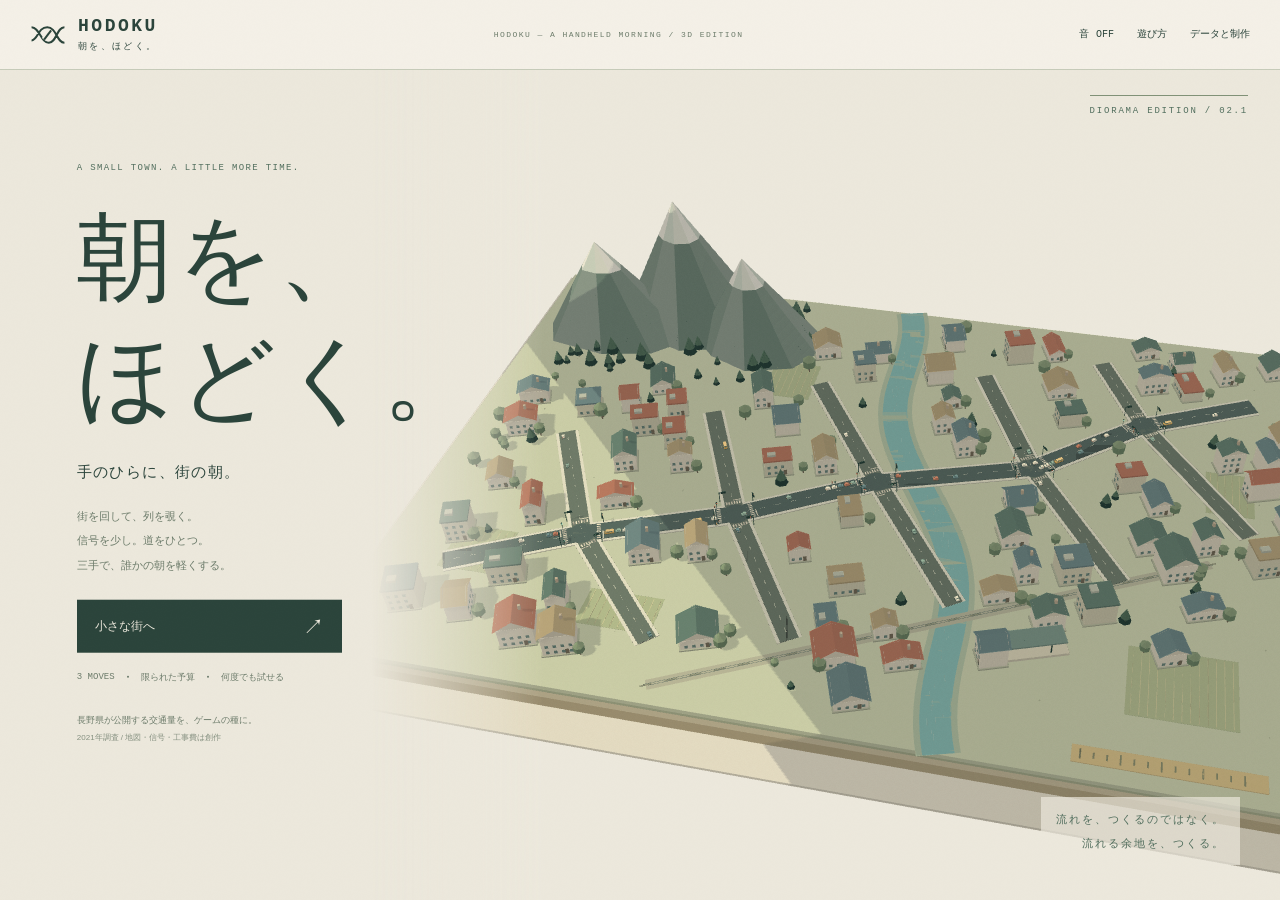
<file: index.html>
<!doctype html>
<html lang="ja">
<head>
<meta charset="utf-8">
<meta name="viewport" content="width=device-width, initial-scale=1, viewport-fit=cover">
<meta name="theme-color" content="#f3eee3">
<meta name="description" content="朝を、ほどく。公開交通量を種に、街の流れを3手で変える小さな交通パズル。">
<title>朝を、ほどく。3D — HODOKU DIORAMA</title>
<style>:root{--paper:#f3eee3;--ink:#273e3b;--muted:#64726a;--line:#c9ccbc;--green:#45685b;--red:#bd553b;--yellow:#bca35e;--serif:"Hiragino Mincho ProN","Yu Mincho","Noto Serif CJK JP",Georgia,serif;--sans:"Hiragino Kaku Gothic ProN","Yu Gothic","Noto Sans CJK JP",sans-serif;--mono:"SFMono-Regular",Consolas,"Liberation Mono",monospace}
*{box-sizing:border-box}body{margin:0;background:var(--paper);color:var(--ink);font-family:var(--sans);font-size:13px;-webkit-font-smoothing:antialiased}button,input{font:inherit}button{color:inherit;border:0;background:none;cursor:pointer}button:disabled{cursor:not-allowed;opacity:.38}button:focus-visible,input:focus-visible,a:focus-visible{outline:2px solid var(--red);outline-offset:4px}button,a,input{-webkit-tap-highlight-color:transparent}a{color:var(--green);text-underline-offset:3px}button{touch-action:manipulation}.hidden{display:none!important}.paper-grain{position:fixed;inset:0;z-index:20;pointer-events:none;opacity:.16;background-image:url("data:image/svg+xml,%3Csvg xmlns='http://www.w3.org/2000/svg' width='140' height='140'%3E%3Cfilter id='n'%3E%3CfeTurbulence type='fractalNoise' baseFrequency='.86' numOctaves='3' stitchTiles='stitch'/%3E%3C/filter%3E%3Crect width='100%25' height='100%25' opacity='.16' filter='url(%23n)'/%3E%3C/svg%3E")}.masthead{height:86px;border-bottom:1px solid var(--line);display:flex;align-items:center;justify-content:space-between;padding:0 36px;position:relative;z-index:2}.brand{display:flex;align-items:center;gap:13px;padding:8px 0;text-align:left}.brand svg{width:42px;height:34px}.brand span{font:600 20px var(--mono);letter-spacing:.14em}.brand small{display:block;font:10px var(--serif);letter-spacing:.26em;margin-top:4px}.mast-center{font:9px var(--mono);letter-spacing:.18em;color:var(--muted)}.mast-nav{display:flex;align-items:center;gap:18px;font-size:11px}.mast-nav button{padding:13px 0;border-bottom:1px solid transparent}.mast-nav button:hover{border-bottom-color:var(--ink)}.mast-nav span{font:10px var(--mono);margin-left:4px}.shell{display:grid;grid-template-columns:minmax(0,1fr) 336px;min-height:680px;height:calc(100svh - 166px);max-height:1000px;max-width:1920px;margin:auto}.atlas{position:relative;min-width:0;overflow:hidden;isolation:isolate}#map{width:100%;height:100%;display:block;touch-action:pan-y}.map-heading{position:absolute;top:27px;left:32px;max-width:370px;pointer-events:none}.eyebrow{font:9px var(--mono);letter-spacing:.16em;line-height:1.5;color:var(--muted)}.map-heading .eyebrow{display:flex;gap:14px;font-size:8px;letter-spacing:.07em}.map-heading .eyebrow span:first-child{color:var(--red)}.map-heading h1{font:500 clamp(23px,2.4vw,35px)/1.4 var(--serif);letter-spacing:.04em;margin:9px 0}.map-heading p{font-size:11px;line-height:1.9;max-width:290px;color:var(--muted);margin:0}.map-note{position:absolute;bottom:49px;left:26px;padding:10px 12px;background:#f3eee3e8;border:1px solid #c9ccbcaa;font-size:10px}.note-cross{margin-right:9px;font-size:17px;vertical-align:-1px;color:var(--red)}.legend{display:flex;gap:15px;position:absolute;left:31px;bottom:21px;font-size:9px;color:var(--muted)}.legend span{display:flex;align-items:center;gap:6px}.legend i{display:inline-block;width:9px;height:4px;background:var(--ink)}.legend .jam{background:var(--red)}.legend .bus{background:var(--yellow);width:13px;height:5px}.legend .person{width:3px;height:3px;background:var(--ink);border-radius:50%}.view-controls{position:absolute;right:19px;bottom:55px;display:flex;gap:6px}.view-controls button{padding:10px 12px;background:var(--paper);border:1px solid var(--line);font-size:10px}.view-controls button span{margin-left:12px}.view-controls button[aria-pressed=true]{background:var(--ink);color:var(--paper);border-color:var(--ink)}.view-label{position:absolute;right:22px;bottom:25px;font:9px var(--mono);letter-spacing:.08em;color:var(--green)}.workbench{background:#f6f2e9;position:relative;border-left:1px solid var(--line);overflow:auto;padding:24px 24px 20px;scrollbar-width:thin;scrollbar-color:var(--line) transparent}.bench-top h2{font:500 27px var(--serif);letter-spacing:.04em;margin:7px 0 18px}.resources{display:flex;justify-content:space-between;align-items:flex-end}.meta-label{display:block;font-size:10px;color:var(--muted);margin-bottom:9px}.meta-label small{font:9px var(--mono);margin-left:4px}.moves{display:flex;gap:6px}.move-box{border:1px solid var(--ink);width:28px;height:30px;display:grid;place-items:center;font:12px var(--mono);position:relative}.move-box.used{color:var(--paper);background:var(--ink)}.move-box.used:after{content:'';width:1px;height:29px;position:absolute;background:var(--paper);transform:rotate(44deg);opacity:.35}.budget{text-align:right}.budget strong{font:34px/.9 var(--mono);font-weight:400}.budget>span:last-child{font:11px var(--mono);margin-left:3px;color:var(--muted)}.budget-track{height:3px;background:#e0e2d5;margin:17px 0 20px}.budget-track i{display:block;width:100%;height:100%;background:var(--green);transition:width .25s}.node-tabs{display:flex;border-top:1px solid var(--line);border-bottom:1px solid var(--line);padding:8px 0;gap:4px}.node-tabs button{flex:1;height:36px;font:12px var(--mono);border:1px solid transparent}.node-tabs button.active{background:var(--ink);color:var(--paper)}.node-tabs button:not(.active):hover{border-color:var(--line)}.selected-title{display:flex;align-items:center;justify-content:space-between;margin-top:19px}.selected-title h3{font:500 22px var(--serif);margin:4px 0 10px}.signal-dial{width:43px;height:43px;border-radius:100%;display:grid;place-items:center;background:conic-gradient(var(--green) 180deg,#d9d9ca 0);position:relative;flex-shrink:0}.signal-dial:before{content:'';position:absolute;inset:4px;border-radius:100%;background:#f6f2e9}.signal-dial span{position:relative;font:11px var(--mono)}.node-readout{display:flex;justify-content:space-between;font-size:10px;color:var(--muted);margin-bottom:17px}.node-readout span:last-child{font-family:var(--mono);color:var(--red)}.tool-tabs{display:flex;gap:0;border-bottom:1px solid var(--line);margin-bottom:16px}.tool-tabs button{width:50%;font-size:11px;padding:9px 0;border-bottom:2px solid transparent;margin-bottom:-1px}.tool-tabs button.active{border-color:var(--ink);font-weight:600}.tool-head{display:flex;justify-content:space-between;align-items:center;margin-bottom:5px}.tool-head strong{font-weight:500;font-size:13px}.cost{font:10px var(--mono);white-space:nowrap}.cost:before{content:'予算 ';font:9px var(--sans);color:var(--muted)}.tool-desc{font-size:10px;color:var(--muted);line-height:1.7;margin:0 0 12px}.slider-labels{display:flex;justify-content:space-between;font-size:10px;color:var(--muted);margin-top:7px}.slider-labels strong{font:13px var(--mono);font-weight:400;color:var(--ink)}input[type=range]{width:100%;accent-color:var(--green);height:22px;cursor:pointer;display:block;margin:0}input[type=range]::-webkit-slider-thumb{cursor:ew-resize}.range-track{position:relative}.secondary{border:1px solid var(--line);padding:9px 12px;font-size:11px;width:100%;display:flex;justify-content:space-between;align-items:center;margin-top:11px;min-height:37px}.secondary:hover:not(:disabled){background:var(--ink);border-color:var(--ink);color:var(--paper)}.secondary.active{border-color:var(--green);color:var(--green)}.tool-block+.tool-block{border-top:1px dashed var(--line);padding-top:15px;margin-top:16px}.sync-options{display:flex;gap:6px;margin:9px 0 0}.sync-options button{width:50%;padding:9px 5px;border:1px solid var(--line);font-size:10px}.sync-options button:hover:not(:disabled){background:var(--ink);color:var(--paper)}.sync-options button.active{background:var(--ink);color:var(--paper)}.structure{display:grid;grid-template-columns:43px 1fr;gap:11px;margin-top:12px}.structure svg{width:43px;height:58px;fill:none;stroke:var(--ink);stroke-width:1.5}.plan-heading{display:flex;align-items:center;justify-content:space-between;font-size:10px;margin-top:23px;padding-top:16px;border-top:1px solid var(--ink)}.plan-heading button{font-size:9px;text-decoration:underline;text-underline-offset:3px}.plan-list{margin:8px 0 14px;min-height:38px}.empty-plan{font-size:10px;color:var(--muted);line-height:1.8;padding:6px 0}.plan-item{display:flex;align-items:center;gap:8px;border-bottom:1px dotted var(--line);padding:9px 0;font-size:10px}.plan-item .index{font:9px var(--mono);color:var(--red)}.plan-item .plan-name{flex:1}.plan-item .plan-cost{font:10px var(--mono)}.plan-item button{font-size:16px;padding:2px 5px}.bench-goal{font-size:10px;line-height:1.8;color:var(--muted);padding:0 0 13px}.bench-goal strong{color:var(--ink);font-weight:600}.primary{display:flex;justify-content:space-between;align-items:center;width:100%;background:var(--ink);color:var(--paper);padding:16px 18px;text-align:left;font-size:12px;min-height:50px;transition:background .2s}.primary:hover:not(:disabled){background:#385a4e}.primary span{font-size:21px;line-height:1}.bench-fine{font-size:8px;color:var(--muted);margin-top:10px;text-align:center;line-height:1.6}.transport{height:80px;display:flex;align-items:center;border-top:1px solid var(--line);padding:0 31px;gap:30px;max-width:1920px;margin:auto;background:var(--paper);position:relative;z-index:3}.scenes{display:flex;gap:4px}.scenes button{border:1px solid transparent;min-width:42px;height:42px;font:11px var(--mono);position:relative}.scenes button.active{border-color:var(--ink)}.scenes .scene-stars{position:absolute;bottom:2px;left:0;right:0;font:6px var(--sans);letter-spacing:2px;color:var(--red)}.scenes .scene-caption{font:8px var(--mono);color:var(--muted);letter-spacing:.12em;writing-mode:vertical-rl;align-self:center;margin-right:6px}.transport-center{display:flex;flex:1;align-items:center;gap:25px}.time-label{display:flex;flex-direction:column;width:70px;flex-shrink:0}.time-label strong{font:24px var(--mono);font-weight:400;line-height:1.2}.time-label>span{font:9px var(--sans);color:var(--muted);margin-top:3px}.timeline{flex:1;display:flex;justify-content:space-between;flex-wrap:wrap;font:8px var(--mono);color:var(--muted);gap:7px}.timeline-rule{width:100%;height:4px;background:repeating-linear-gradient(to right,#cfcec1 0px,#cfcec1 1px,transparent 1px,transparent 14px);position:relative}.timeline-rule:after{content:'';position:absolute;left:0;right:0;top:1px;height:1px;background:#d2d1c5;z-index:0}.timeline-rule i{position:absolute;z-index:1;top:0;left:0;width:0;height:4px;background:var(--green)}.play-controls{display:flex;gap:8px;align-items:center;min-width:120px;justify-content:flex-end}.play-controls button{border:1px solid var(--line);height:35px;min-width:37px;padding:0 10px;font:11px var(--mono)}.play-controls #skip{font-size:10px;background:var(--ink);color:var(--paper);border-color:var(--ink)}.shell.is-intro{grid-template-columns:1fr;height:calc(100svh - 86px);max-height:none;min-height:660px}.is-intro .game-only{display:none!important}.is-intro #map{position:absolute;width:80%;height:100%;right:-5%;top:0;mask-image:linear-gradient(to right,transparent,black 22%);-webkit-mask-image:linear-gradient(to right,transparent,black 22%)}.intro{position:absolute;z-index:1;left:7vw;top:50%;transform:translateY(-51%);width:43%;max-width:610px}.intro-kicker{font:9px var(--mono);letter-spacing:.16em;color:var(--muted);margin-bottom:29px}.intro h1{font:500 clamp(70px,7.8vw,125px)/1.28 var(--serif);letter-spacing:.07em;margin:0 0 14px}.intro h1 em{font-style:normal;color:var(--green)}.intro-sub{font:15px var(--serif);letter-spacing:.12em;margin:20px 0}.intro p{font-size:12px;line-height:2.05;color:var(--muted);margin:21px 0 26px}.intro-start{max-width:268px;min-height:57px}.intro-meta{display:flex;gap:11px;align-items:center;margin-top:17px;font:9px var(--mono);color:var(--muted)}.intro-meta i{width:2px;height:2px;background:var(--muted);border-radius:50%}.intro-source{margin-top:39px;font-size:9px;color:var(--muted);line-height:1.9}.intro-source span{font-size:8px;opacity:.8}.intro-colophon{position:absolute;right:49px;bottom:39px;font:12px/2.2 var(--serif);letter-spacing:.18em;text-align:right;color:var(--green)}.shell:not(.is-intro) .intro,.shell:not(.is-intro) .intro-colophon{display:none}.toast{position:fixed;left:50%;bottom:99px;transform:translate(-50%,12px);padding:12px 19px;background:var(--ink);color:var(--paper);font-size:11px;line-height:1.7;z-index:90;opacity:0;pointer-events:none;transition:opacity .18s,transform .18s;max-width:90vw;min-width:220px;text-align:center}.toast.visible{opacity:1;transform:translate(-50%,0)}dialog{border:1px solid var(--ink);background:var(--paper);color:var(--ink);padding:0;width:min(780px,calc(100vw - 32px));max-height:90svh;overflow:auto;box-shadow:10px 12px 0 #273e3b14}dialog::backdrop{background:#24373266;backdrop-filter:blur(3px)}.modal-content{padding:32px 38px 35px;position:relative}.modal-close{position:absolute;right:16px;top:13px;width:34px;height:34px;font-size:24px;font-weight:200}.modal-content h2{font:500 32px/1.6 var(--serif);margin:10px 0 15px;letter-spacing:.03em}.modal-content h3{font:500 19px var(--serif);margin:22px 0 8px}.modal-content p{font-size:12px;line-height:1.9;margin:10px 0;color:var(--muted)}.modal-content small{font-size:10px;line-height:1.8;color:var(--muted)}.modal-content .close-bottom{margin-top:23px}.help-steps{border-top:1px solid var(--line);margin-top:22px}.help-step{display:flex;gap:20px;padding:17px 0;border-bottom:1px solid var(--line)}.help-step b{font:21px var(--mono);color:var(--red)}.help-step strong{font-weight:500;font-size:14px}.help-step p{font-size:11px;margin:4px 0 0}.source-table,.result-table{width:100%;border-collapse:collapse;margin:18px 0;font-size:11px}.source-table th,.source-table td,.result-table td,.result-table th{text-align:left;padding:11px 6px;border-bottom:1px solid var(--line);font-weight:400}.source-table th,.result-table th{font-size:9px;color:var(--muted)}.source-table td:not(:first-child){font-family:var(--mono)}.data-source{padding:14px 0;border-top:1px dashed var(--line);font-size:11px;line-height:1.9;overflow-wrap:anywhere}.result-top{display:flex;justify-content:space-between;align-items:center;border-bottom:1px solid var(--ink);padding-bottom:18px}.result-top h2{font-size:30px;margin:7px 0 4px}.stamp{border:2px solid var(--red);color:var(--red);width:76px;height:76px;display:flex;flex-direction:column;align-items:center;justify-content:center;transform:rotate(-9deg);border-radius:50%;flex-shrink:0;margin:0 0 0 16px}.stamp b{font:20px var(--serif);letter-spacing:.05em}.stamp span{font:10px var(--mono);margin-top:4px}.result-hero{display:flex;align-items:flex-end;justify-content:space-between;margin:23px 0 12px;gap:15px}.saved strong{font:58px/1.2 var(--mono);font-weight:400;letter-spacing:-.06em}.saved>span{font:14px var(--serif);margin-left:6px}.saved small{display:block;font-size:10px;letter-spacing:.09em}.improvement{font:26px var(--mono);color:var(--green);text-align:right}.improvement small{font-size:10px;display:block}.result-hero.negative .improvement{color:var(--red)}.result-table td:not(:first-child),.result-table th:not(:first-child){text-align:right;font-family:var(--mono)}.result-table .bad{color:var(--red)}.result-table .good{color:var(--green)}.result-chart{height:100px;margin:16px 0 0}.result-chart svg{width:100%;height:100%;overflow:visible}.chart-legend{display:flex;justify-content:space-between;font:9px var(--mono);color:var(--muted)}.chart-legend span:nth-child(2){color:var(--green)}.result-assessment{border-left:2px solid var(--red);padding:2px 14px;margin:21px 0;font-size:11px;line-height:1.9}.result-footer{display:flex;justify-content:space-between;font:10px var(--mono);padding-top:12px;border-top:1px solid var(--line);gap:10px}.result-actions{display:flex;gap:12px;margin-top:22px}.result-actions button{flex:1}.result-actions .secondary{margin:0}.result-share{display:block;margin:16px auto 0;font-size:10px;text-decoration:underline;text-underline-offset:4px}.no-script{padding:30px;background:var(--paper);position:fixed;inset:30px;z-index:99;font-size:18px}
@media(min-width:1500px){.shell{grid-template-columns:minmax(0,1fr) 365px}.workbench{padding-left:29px;padding-right:29px}.map-heading{top:34px;left:45px}.map-heading p{max-width:330px}.intro{left:8vw}}
@media(max-width:1100px){.masthead{padding:0 24px;height:74px}.mast-center{display:none}.shell{height:calc(100svh - 148px);grid-template-columns:minmax(0,1fr) 312px;min-height:660px}.workbench{padding:21px 20px}.map-heading{left:23px;top:21px;max-width:270px}.map-heading .eyebrow span:last-child{display:none}.map-heading p{max-width:235px;font-size:10px}.map-heading h1{font-size:27px}.view-controls{right:16px;bottom:62px}.map-note{bottom:103px;font-size:9px}.legend{gap:9px;left:23px;font-size:8px}.transport{height:74px;padding:0 22px;gap:18px}.shell.is-intro{height:calc(100svh - 74px)}.intro{left:6vw}.intro h1{font-size:86px}.intro-colophon{font-size:10px;right:29px}}
@media(max-width:760px){.masthead{height:65px;padding:0 19px}.brand{gap:9px}.brand svg{width:32px}.brand span{font-size:16px}.brand small{font-size:8px}.mast-nav{gap:15px;font-size:10px}.mast-nav #sound{font-size:10px}.mast-nav #data{font-size:0}.mast-nav #data:after{content:'出典';font-size:10px}.shell{display:flex;flex-direction:column;height:auto;min-height:0;max-height:none}.atlas{height:520px;flex-shrink:0}.map-heading{top:16px;left:21px;max-width:320px}.map-heading .eyebrow{font-size:8px}.map-heading h1{font-size:27px;margin:7px 0}.map-heading p{max-width:270px;font-size:10px;line-height:1.8}.map-note{bottom:51px;left:16px;font-size:9px;max-width:60%;padding:6px 9px}.view-controls{bottom:50px;right:15px;flex-direction:column;gap:5px}.view-controls button{font-size:9px;padding:8px;min-height:32px}.view-label{font-size:8px;bottom:23px;right:18px}.legend{left:18px;bottom:25px;gap:8px;font-size:7px}.workbench{overflow:visible;padding:20px 23px 26px;border-top:1px solid var(--line);border-left:0;display:grid;grid-template-columns:1fr 1fr;gap:0 24px}.bench-top{grid-column:1}.bench-top h2{font-size:24px;margin-bottom:14px}.resources{grid-column:2;grid-row:1;align-items:center}.budget-track{grid-column:2;grid-row:2;margin:0 0 11px}.resources .meta-label{font-size:9px}.budget strong{font-size:29px}.moves{gap:4px}.move-box{width:23px;height:26px;font-size:10px}.node-tabs,.selected-title,.node-readout,.tool-tabs,#tool-panel,.plan-heading,.plan-list,.bench-goal,.run-button,.bench-fine{grid-column:1 / -1}.selected-title{margin-top:16px}.selected-title h3{margin-bottom:8px}.node-tabs button{height:40px}.tool-tabs{margin-bottom:16px}.tool-block+.tool-block{margin-top:18px;padding-top:18px}.node-readout{margin-bottom:13px}.transport{height:74px;padding:0 15px;gap:12px;position:sticky;bottom:0;z-index:10;box-shadow:0 -4px 10px #273e3b06}.scenes{gap:1px}.scenes .scene-caption{display:none}.scenes button{min-width:29px;height:37px;font-size:10px}.transport-center{gap:13px}.time-label{width:56px}.time-label strong{font-size:20px}.time-label>span{font-size:8px}.timeline{min-width:30px}.play-controls{min-width:75px;gap:4px}.play-controls button{height:34px;min-width:29px;padding:0 7px;font-size:10px}.play-controls #skip{font-size:9px;max-width:65px}.timeline>span{font-size:7px}.shell.is-intro{height:calc(100svh - 65px);min-height:740px;display:block}.is-intro .atlas{height:100%}.is-intro #map{width:145%;height:67%;top:auto;bottom:40px;right:-37%;mask-image:linear-gradient(to bottom,transparent,black 23%);-webkit-mask-image:linear-gradient(to bottom,transparent,black 23%)}.intro{left:8vw;top:45px;transform:none;width:80%;max-width:none}.intro-kicker{font-size:8px;margin-bottom:18px}.intro h1{font-size:clamp(58px,15vw,84px);line-height:1.23;letter-spacing:.09em}.intro h1 br{display:none}.intro-sub{font-size:13px;margin:15px 0}.intro p{font-size:11px;line-height:1.9;margin:13px 0 19px}.intro-start{max-width:242px;min-height:49px;font-size:11px;padding:13px 17px}.intro-meta{font-size:8px;gap:9px;margin-top:12px}.intro-source{margin-top:19px;font-size:8px}.intro-source span{font-size:7px}.intro-colophon{right:25px;bottom:21px;font-size:9px}.modal-content{padding:27px 23px 26px}.modal-content h2{font-size:25px;padding-right:15px}.modal-content p{font-size:11px}.result-top h2{font-size:23px}.stamp{width:62px;height:62px;margin-left:8px}.stamp b{font-size:17px}.saved strong{font-size:41px}.saved>span{font-size:12px}.improvement{font-size:22px}.result-hero{gap:8px}.result-table{font-size:10px}.result-table th{font-size:8px}.result-table td,.result-table th{padding:11px 3px}.result-actions{gap:9px}.result-actions .primary,.result-actions .secondary{font-size:10px;padding:13px 11px}.result-footer{font-size:9px}.toast{bottom:88px;font-size:10px}.map-heading.game-only{background:linear-gradient(to right,#f3eee3f0 50%,transparent);padding-right:15px}}
@media(max-width:390px){.mast-nav{gap:11px}.brand span{font-size:15px}.atlas{height:465px}.map-heading h1{font-size:23px}.map-heading p{font-size:9px;max-width:235px}.workbench{padding:20px 18px;gap:0 15px}.intro{top:35px}.intro h1{font-size:57px}.resources{gap:12px}.move-box{width:21px}.timeline{display:none}.transport{gap:7px}.transport-center{flex:1;justify-content:center}.play-controls{min-width:80px}.bench-top h2{font-size:22px}}
@media(prefers-reduced-motion:reduce){*{scroll-behavior:auto!important;transition:none!important}.paper-grain{opacity:.09}}

/* The run control never disappears under the tools. */
.workbench{display:flex;flex-direction:column;overflow:hidden}
.bench-top,.resources,.budget-track,.bench-submit{flex-shrink:0}
.bench-top h2{margin:5px 0 14px}
.budget-track{margin:14px 0 15px}
.bench-scroll{min-height:0;flex:1;overflow-y:auto;overflow-x:hidden;margin-right:-13px;padding-right:13px;padding-bottom:5px;scrollbar-width:thin;scrollbar-color:var(--line) transparent}
.bench-submit{background:#f6f2e9;padding-top:13px;margin-top:10px;border-top:1px solid var(--line)}
.bench-goal{font-size:9px;padding-bottom:11px}
.bench-fine{font-size:8px}
#mobile-run{display:none}
@media(min-width:761px) and (max-height:850px){.shell{min-height:550px}.workbench{padding-top:17px}.bench-top h2{font-size:23px;margin-bottom:12px}.bench-fine{display:none}.budget-track{margin:11px 0}.selected-title{margin-top:14px}}
@media(max-width:760px){.workbench{display:grid;overflow:visible}.bench-scroll{grid-column:1/-1;overflow:visible;margin:0;padding:0}.bench-submit{grid-column:1/-1;margin-top:8px;padding-top:13px}.bench-goal{font-size:10px}.play-controls #mobile-run{display:block;background:var(--ink);color:var(--paper);font-size:10px;min-width:48px}.timeline{display:none}}

.intro h1 em{white-space:nowrap}
@media(max-width:760px){.intro h1 br{display:block}.intro h1{line-height:1.22}}

.result-table .tolerated{color:#8c742f}

/* DIORAMA EDITION — a model maker's desk, not a city-management dashboard. */
:root{--paper:#ece8dc;--ink:#2b443b;--muted:#6d7c6b;--line:#c6cbb9;--green:#526f5e;--red:#b96347}
body{background:var(--paper)}.paper-grain{opacity:.085}.masthead{height:70px;padding:0 30px;background:#f4f0e7}.brand svg{width:36px}.brand span{font-size:18px}.brand small{font-size:9px}.mast-center{font-size:8px;letter-spacing:.18em}.mast-nav{font-size:10px;gap:23px}.brand{gap:12px}
.shell{height:calc(100svh - 144px);min-height:590px;grid-template-columns:minmax(0,1fr) 316px;max-height:none}.atlas{background:var(--paper)}#map{touch-action:none;cursor:grab;outline:none}.map-heading{top:24px;left:26px;max-width:340px;z-index:3;pointer-events:none}.map-heading h1{font-size:clamp(23px,2.15vw,33px);margin:8px 0;letter-spacing:.025em}.map-heading p{font-size:10px;line-height:1.9;max-width:300px}.map-heading:before{content:'';position:absolute;inset:-25px -45px -25px -27px;background:radial-gradient(ellipse at 20% 20%,#ece8dcf5 20%,#ece8dc88 55%,transparent 74%);z-index:-1;pointer-events:none}
.camera-bar{position:absolute;z-index:4;right:21px;top:25px;display:flex;flex-direction:column;align-items:flex-end;gap:9px;pointer-events:none}.camera-tabs{display:flex;border:1px solid #aebaa5;background:#f2eee3f5;pointer-events:auto}.camera-tabs button{font-size:9px;letter-spacing:.04em;padding:10px 12px;min-height:35px;border-right:1px solid var(--line);transition:background .2s}.camera-tabs button:last-child{border-right:0}.camera-tabs button[aria-pressed=true]{background:var(--ink);color:var(--paper)}.camera-tabs button:hover:not([aria-pressed=true]){background:#d9dfca}.camera-meta{display:flex;gap:15px;align-items:center;font:8px var(--mono);color:var(--muted)}.camera-meta>span{background:#ece8dccc;padding:3px 6px}.camera-zoom{display:flex;gap:1px;pointer-events:auto}.camera-zoom button{font-size:15px;line-height:24px;width:27px;height:27px;background:#f2eee3e8;border:1px solid var(--line)}.camera-zoom button:last-child{font-size:13px}
.camera-hint{position:absolute;left:27px;bottom:93px;z-index:3;font-size:9px;line-height:1.85;color:var(--muted);pointer-events:none;background:#ece8dce0;padding:4px 7px;border-left:1px solid #a3b19a}.camera-hint .touch-copy{display:none}.map-note{left:27px;bottom:48px;z-index:3;background:#f3f0e5ed;font-size:9px;border-color:#c4cbb6;max-width:60%}.legend{z-index:3;left:27px;bottom:23px;font-size:8px;gap:12px}.view-controls{z-index:3;bottom:50px;right:23px}.view-controls button{font-size:9px;background:#f3f0e5ed;padding:10px}.view-label{z-index:3;right:23px;bottom:24px;font-size:8px}.workbench{background:#f6f2e9;padding:22px 22px 17px;box-shadow:-10px 0 24px #2b443b04}.bench-top .eyebrow{font-size:8px;letter-spacing:.18em}.bench-top h2{font-size:25px;margin:6px 0 17px}.bench-submit{background:#f6f2e9}.budget strong{font-size:31px}.move-box{width:27px;height:27px}.tool-tabs{font-size:10px}.selected-title h3{font-size:21px}.node-tabs{padding:7px 0}.node-tabs button{height:34px}.focus-node{font-size:9px;width:100%;border:1px solid var(--line);padding:9px 11px;margin:0 0 12px;display:flex;justify-content:space-between;align-items:center}.focus-node:hover{background:var(--ink);color:var(--paper)}.node-readout{margin-bottom:12px}.transport{height:74px;background:#f4f0e7}.primary{background:var(--ink)}.bench-goal{font-size:9px}.tool-desc{font-size:10px}.bench-fine{font-size:8px}
.node-pins{position:absolute;inset:0;pointer-events:none;z-index:2;overflow:hidden}.node-pin{position:absolute;transform:translate(-50%,-100%);padding:0;display:flex;flex-direction:column;align-items:center;pointer-events:auto;filter:drop-shadow(0 3px 2px #3b504a22);white-space:nowrap}.node-pin b{display:grid;place-items:center;width:29px;height:29px;background:#edeadceF;border:1px solid #799078;font:11px var(--mono);color:var(--ink);border-radius:50%;box-shadow:0 0 0 3px #eeeadb4d}.node-pin:after{content:'';display:block;height:12px;width:1px;background:#71866c}.node-pin span{position:absolute;left:39px;top:3px;font-size:9px;line-height:24px;padding:0 8px;background:#ece8dcee;border:1px solid #b8c0a9;opacity:0;transition:opacity .18s;pointer-events:none}.node-pin.selected b{background:var(--ink);color:var(--paper);border-color:var(--ink)}.node-pin.selected span,.node-pin:hover span,.node-pin:focus-visible span{opacity:1}.node-pin.selected:after{background:var(--ink);height:16px}.node-pin:hover b{background:#d5ba79;color:var(--ink)}
.view-message{position:absolute;z-index:8;top:120px;left:25px;right:25px;max-width:520px;display:none;padding:13px 17px;background:#f8efdb;border:1px solid #ae9274;color:#674d3e;font-size:11px;line-height:1.8}.view-message.visible{display:block}.fallback-2d .camera-bar,.fallback-2d .camera-hint,.fallback-2d .focus-node{display:none!important}
.shell.is-intro{height:calc(100svh - 70px);min-height:650px}.is-intro #map{width:79%;height:100%;right:-8%;top:0;mask-image:linear-gradient(to right,transparent 0%,#000 17%);-webkit-mask-image:linear-gradient(to right,transparent 0%,#000 17%)}.intro{left:6vw;top:47%;width:39%;max-width:540px}.intro-kicker{font:9px var(--mono);letter-spacing:.15em;color:var(--green);margin-bottom:25px}.intro h1{font-size:clamp(64px,7.4vw,108px);line-height:1.28;letter-spacing:.055em}.intro h1 em{color:var(--ink)}.intro-sub{font:15px var(--serif);letter-spacing:.09em;margin:22px 0}.intro p{font-size:11px;line-height:2.25;color:var(--muted);margin-bottom:22px}.intro-meta{font-size:9px;margin-top:18px;gap:12px}.intro-start{max-width:265px;font-size:12px;min-height:51px}.intro-source{font-size:9px;line-height:1.9;margin-top:28px}.intro-source span{font-size:8px}.intro-colophon{font:11px/2.2 var(--serif);right:40px;bottom:35px;z-index:3;background:#ece8dcb0;padding:10px 15px}.edition-tag{position:absolute;right:32px;top:25px;z-index:3;font:9px var(--mono);letter-spacing:.2em;border-top:1px solid #819277;padding-top:10px;color:var(--green)}.shell:not(.is-intro) .edition-tag{display:none}
@media(min-width:1550px){.shell{grid-template-columns:minmax(0,1fr) 340px}.workbench{padding:26px}.map-heading{top:30px;left:35px}.camera-bar{top:30px;right:28px}}
@media(max-width:1200px){.camera-bar{top:auto;bottom:133px;right:20px}.camera-tabs button{padding:9px 11px}.shell{grid-template-columns:minmax(0,1fr) 300px}.map-heading h1{font-size:26px}.map-heading p{max-width:270px}.workbench{padding:19px 19px 15px}.intro h1{font-size:81px}.mast-center{display:none}}
@media(max-height:810px) and (min-width:761px){.masthead{height:60px}.shell{height:calc(100svh - 126px);min-height:530px}.transport{height:66px}.workbench{padding-top:16px}.bench-top h2{font-size:22px;margin-bottom:13px}.budget-track{margin:11px 0}.bench-fine{display:none}.shell.is-intro{height:calc(100svh - 60px);min-height:620px}.intro{top:48%}.intro h1{font-size:clamp(65px,7vw,90px)}.intro p{margin:15px 0 20px}.intro-sub{margin:17px 0}.intro-source{margin-top:18px}.intro-kicker{margin-bottom:18px}}
@media(max-width:760px){.masthead{height:61px;padding:0 17px}.brand span{font-size:15px}.brand svg{width:28px}.brand small{font-size:8px}.mast-nav{gap:16px;font-size:9px}.shell{display:flex;flex-direction:column;min-height:0;height:auto;max-height:none}.atlas{height:560px;width:100%;flex-shrink:0}.map-heading{top:17px;left:20px;max-width:calc(100% - 32px)}.map-heading h1{font-size:24px;max-width:340px;line-height:1.45}.map-heading p{max-width:310px;font-size:9px;line-height:1.85}.map-heading:before{inset:-20px -5px -25px -20px}.map-heading.game-only{background:none;padding:0}.map-heading .eyebrow{font-size:7px}.camera-bar{top:139px;bottom:auto;left:19px;right:auto;align-items:flex-start;gap:6px}.camera-tabs button{font-size:9px;min-height:33px;padding:8px 13px}.camera-meta{gap:10px;font-size:8px}.camera-meta>span{padding:2px 3px}.camera-zoom button{height:27px;width:27px;line-height:20px}.camera-hint{left:18px;bottom:75px;font-size:8px;padding:4px 6px;max-width:55%}.camera-hint .desktop-copy{display:none}.camera-hint .touch-copy{display:inline}.map-note{display:none}.legend{left:20px;bottom:20px;gap:8px;font-size:7px;max-width:calc(100% - 35px)}.view-controls{bottom:64px;right:16px;flex-direction:column;gap:5px}.view-controls button{font-size:8px;padding:8px;min-height:30px}.view-label{bottom:41px;left:22px;right:auto;font-size:8px}.node-pin b{width:28px;height:28px;font-size:10px}.node-pin span{font-size:8px;left:34px;padding:0 5px;line-height:21px;top:3px}.workbench{display:grid;padding:22px 22px 28px;border-left:0;border-top:1px solid var(--line);grid-template-columns:1fr 1fr;gap:0 20px;overflow:visible}.bench-top{grid-column:1}.bench-top h2{font-size:24px;margin-bottom:14px}.resources{grid-column:2;grid-row:1}.budget-track{grid-column:2;grid-row:2}.moves{gap:4px}.move-box{width:22px;height:26px}.budget strong{font-size:29px}.bench-scroll,.bench-submit{grid-column:1/-1}.bench-scroll{overflow:visible;margin:0;padding:0}.node-tabs button{height:40px}.node-readout{font-size:10px}.focus-node{font-size:10px;min-height:39px}.bench-submit{padding-top:16px}.bench-goal{font-size:10px}.transport{height:69px;position:sticky;bottom:0;padding:0 15px;z-index:10}.time-label strong{font-size:20px}.play-controls #mobile-run{display:block}.bench-fine{display:block;font-size:8px}.view-message{top:225px;font-size:10px}.shell.is-intro{display:block;height:calc(100svh - 61px);min-height:870px}.is-intro .atlas{height:100%}.intro{top:33px;left:7vw;width:85%;transform:none;max-width:none}.intro h1{font-size:66px;line-height:1.18}.intro h1 br{display:block}.intro-kicker{font-size:8px;margin-bottom:18px}.intro-sub{font-size:12px;margin:16px 0 10px}.intro p{font-size:10px;line-height:1.95;margin:10px 0 16px;max-width:210px}.intro-start{max-width:232px;font-size:11px;min-height:46px}.intro-meta{font-size:8px;gap:11px;margin-top:13px}.intro-source{font-size:8px;margin-top:18px;max-width:270px}.intro-source span{font-size:7px}.is-intro #map{top:auto;bottom:25px;right:-14%;width:128%;height:480px;mask-image:linear-gradient(to bottom,transparent 0%,black 24%);-webkit-mask-image:linear-gradient(to bottom,transparent 0%,black 24%)}.intro-colophon{bottom:10px;right:17px;font-size:9px;line-height:1.9;padding:6px 9px}.edition-tag{right:19px;top:23px;font-size:7px;writing-mode:vertical-rl;padding:8px 0;letter-spacing:.18em;border-top:0;border-right:1px solid #a3b49a;padding-right:7px}}
@media(max-width:390px){.atlas{height:540px}.map-heading h1{font-size:22px;max-width:320px}.map-heading p{font-size:9px;max-width:285px}.camera-bar{top:143px}.camera-tabs button{padding:8px 11px}.workbench{padding:20px 18px 24px;gap:0 15px}.bench-top h2{font-size:21px}.move-box{width:20px}.budget strong{font-size:27px}.intro h1{font-size:61px}.intro{top:31px}.mast-nav{gap:12px}.intro-colophon{font-size:8px}}
@media(prefers-reduced-motion:reduce){.node-pin span{transition:none}}
</style>
</head>
<body>
<div class="paper-grain" aria-hidden="true"></div>
<header class="masthead">
 <button class="brand" id="brand" aria-label="表紙へ戻る"><svg viewBox="0 0 46 34" aria-hidden="true"><path d="M2 24C10 24 10 7 22 7s12 20 22 20M2 7c10 0 12 20 22 20S34 7 44 7" fill="none" stroke="currentColor" stroke-width="2.6"/><path d="M18 23l9-12" stroke="#f3eee3" stroke-width="7"/><path d="M18 23l9-12" stroke="currentColor" stroke-width="2.6"/></svg><span>HODOKU<small>朝を、ほどく。</small></span></button>
 <div class="mast-center">HODOKU — A HANDHELD MORNING / 3D EDITION</div>
 <nav class="mast-nav" aria-label="ゲームの設定"><button id="sound" aria-pressed="false" title="音を入れる">音 <span>OFF</span></button><button id="help">遊び方</button><button id="data">データと制作</button></nav>
</header>
<main id="shell" class="shell is-intro">
 <section class="atlas" aria-label="街の交通シミュレーション">
  <canvas id="map" role="img" aria-label="立体の街。ドラッグで回転、ホイールで拡大縮小。交差点の番号を押して対策を選べます。"></canvas>
  <div class="camera-bar game-only" role="group" aria-label="3Dの視点を選ぶ"><div class="camera-tabs"><button data-view="model" aria-pressed="true" title="街の模型へ戻る（O）">模型</button><button data-view="top" aria-pressed="false" title="真上から見る（T）">俯瞰</button><button data-view="street" aria-pressed="false" title="選択した交差点を路上から（C）">路上</button><button data-view="follow" aria-pressed="false" title="一台の車を追いかける">追走</button></div><div class="camera-meta"><span id="camera-name">街の模型</span><div class="camera-zoom"><button id="zoom-out" aria-label="遠ざかる">−</button><button id="zoom-in" aria-label="近づく">＋</button><button id="view-home" aria-label="視点を初期位置に戻す" title="初期視点">↺</button></div></div></div>
  <div class="camera-hint game-only"><span class="desktop-copy">ドラッグで回す · ホイールで寄る<br>Shift＋ドラッグで平行移動</span><span class="touch-copy">1本指で回す · 2本指で拡大・移動<br>交差点の番号をタップして設計</span></div>
  <div id="view-message" class="view-message" role="status"></div>
  <div class="map-heading game-only">
   <div class="eyebrow"><span id="stage-no">SCENE 01</span><span>松本の交通量から生まれた、架空の街</span></div>
   <h1 id="stage-name">ひと針の朝</h1>
   <p id="stage-story"></p>
  </div>
  <div class="map-note game-only" id="map-note"><span class="note-cross">＋</span>交差点の番号に触れて、ほどき方を選ぶ。</div>
  <div class="legend game-only"><span><i class="car"></i>車体色は固定</span><span><i class="bus"></i>バス</span><span><i class="person"></i>歩く人</span></div>
  <div class="view-controls game-only"><button id="before" aria-pressed="false">原案を見る <span>↔</span></button><button id="heat" aria-pressed="false">詰まりを読む</button></div>
  <div class="view-label game-only" id="view-label">あなたの案 / 試走</div>
  <div id="intro" class="intro">
   <div class="intro-kicker">A SMALL TOWN. A LITTLE MORE TIME.</div>
   <h1>朝を、<br><em>ほどく。</em></h1>
   <div class="intro-sub">手のひらに、街の朝。</div>
   <p>街を回して、列を覗く。<br>信号を少し。道をひとつ。<br>三手で、誰かの朝を軽くする。</p>
   <button id="start" class="primary intro-start">小さな街へ <span>↗</span></button>
   <div class="intro-meta"><span>3 MOVES</span><i></i><span>限られた予算</span><i></i><span>何度でも試せる</span></div>
   <div class="intro-source">長野県が公開する交通量を、ゲームの種に。<br><span>2021年調査 / 地図・信号・工事費は創作</span></div>
  </div>
  <div class="edition-tag">DIORAMA EDITION / 02.1</div>
  <div class="intro-colophon">流れを、つくるのではなく。<br>流れる余地を、つくる。</div>
 </section>
 <aside class="workbench game-only" id="workbench" aria-label="対策の設計机">
  <div class="bench-top"><div class="eyebrow">YOUR THREE STITCHES</div><h2>今日の、三手。</h2></div>
  <div class="resources"><div><span class="meta-label">残りの手</span><div class="moves" id="moves"></div></div><div class="budget"><span class="meta-label">残り予算 <small>pt</small></span><strong id="budget">44</strong><span id="budget-total">/ 44</span></div></div>
  <div class="budget-track"><i id="budget-fill"></i></div>
  <div class="bench-scroll">
  <div class="node-tabs" id="node-tabs" role="group" aria-label="交差点を選択"></div>
  <div class="selected-title"><div><span class="eyebrow" id="node-id">JUNCTION 02</span><h3 id="node-name">工場通り</h3></div><div class="signal-dial" id="signal-dial" aria-hidden="true"><span id="signal-seconds">34</span></div></div>
  <div class="node-readout"><span id="node-status">流れを観察中</span><span id="node-queue">待ち 0 台</span></div>
  <button id="focus-node" class="focus-node">この交差点を、近くで見る <span>↗</span></button>
  <div class="tool-tabs" role="tablist" aria-label="対策の種類"><button class="active" data-tool-tab="timing" role="tab" aria-selected="true">時を編む</button><button data-tool-tab="roads" role="tab" aria-selected="false">道を繕う</button></div>
  <div id="tool-panel"></div>
  <div class="plan-heading"><span>書き込んだ変更</span><button id="clear-plan">白紙に戻す</button></div>
  <div id="plan-list" class="plan-list"></div>
  </div>
  <div class="bench-submit">
  <div class="bench-goal" id="goal"></div>
  <button id="run" class="primary run-button">この案で、朝を流す <span>→</span></button>
  <div class="bench-fine">試走もやり直しも無料。予算はゲーム内の単位です。</div>
  </div>
 </aside>
</main>
<footer id="transport" class="transport hidden">
 <div class="scenes" id="scenes" aria-label="景を選択"></div>
 <div class="transport-center"><div class="time-label"><strong id="clock">07:00</strong><span id="mode-label">設計中</span></div><div class="timeline"><div class="timeline-rule"><i id="progress"></i></div><span id="time-start">07:00</span><span id="time-end">07:20</span></div></div>
 <div class="play-controls"><button id="mobile-run" title="この案を採点する">試す →</button><button id="pause" aria-label="一時停止">Ⅱ</button><button id="speed">×20</button><button id="skip" class="hidden">結果まで →</button></div>
</footer>
<div id="toast" class="toast" role="status" aria-live="polite"></div>
<dialog id="modal"><div id="modal-body"></div></dialog>
<noscript><div class="no-script">このゲームを遊ぶには、ブラウザのJavaScriptを有効にしてください。</div></noscript>
<script>/* Government figures are kept separate from authored game parameters. */
(function(root){
'use strict';
const DATA={
 title:'令和3年度 全国道路・街路交通情勢調査 一般交通量調査',
 publisher:'国土交通省道路局 / 長野県',
 publication:'長野県公開・2024年9月訂正版', retrieved:'2026-09-08',
 overview:'https://www.pref.nagano.lg.jp/michiken/infra/doro/chosa/r3census.html',
 hourly:'https://www.pref.nagano.lg.jp/michiken/infra/doro/chosa/documents/zkntrf20_ver2.pdf',
 locations:'https://www.pref.nagano.lg.jp/michiken/infra/doro/chosa/documents/kasyo20_ver2.pdf',
 hourlyPage:9, locationsPage:3, firstHour:7,
 note:'交通量だけが公開資料に由来します。交差点、道路の配置、分岐需要、信号、歩行者、バス混入率、乗車人数、予算、工事効果はゲーム用の創作です。現況再現・交通政策の予測ではありません。',
 stations:[
 {id:'11090',name:'宮田',address:'松本市宮田2-10',section:'20300190410',date:'2021年10月（原表：20211000）',
  upSmall:[527,452,407,454,498,512,523,508,497,481,488,488,432,376,281,212,151,88,72,56,48,65,105,280],
  upLarge:[40,53,64,64,49,35,39,40,37,36,24,13,23,31,25,31,25,19,21,19,24,40,50,62],
  downSmall:[348,372,462,508,545,539,551,554,537,533,491,459,518,454,382,264,141,103,62,52,44,62,105,321],
  downLarge:[60,72,90,76,65,55,48,53,49,46,22,14,23,30,27,25,27,31,35,40,39,43,84,100]},
 {id:'11100',name:'鎌田',address:'松本市鎌田2丁目7-1',section:'20300190420',date:'2021年10月21日',
  upSmall:[386,407,371,334,313,281,227,231,202,402,362,356,384,307,261,169,142,98,77,54,61,72,104,298],
  upLarge:[48,48,79,77,40,23,21,34,49,44,34,23,37,38,26,38,26,19,24,18,33,37,58,61],
  downSmall:[424,433,420,451,456,461,445,487,427,519,495,460,451,378,330,189,121,101,58,40,48,73,115,311],
  downLarge:[60,69,85,80,72,49,58,59,58,46,20,30,27,29,26,20,32,28,26,50,52,42,73,95]},
 {id:'11110',name:'渚',address:'松本市渚1丁目5-11',section:'20300190440',date:'2021年10月21日',
  upSmall:[520,530,463,416,481,407,406,466,437,545,647,558,464,361,273,164,123,53,56,49,62,84,179,384],
  upLarge:[32,45,103,96,67,48,52,55,87,56,32,19,33,37,28,32,27,13,17,13,28,36,50,44],
  downSmall:[536,470,493,513,534,557,547,536,497,583,590,554,568,514,396,289,191,130,70,51,57,86,136,381],
  downLarge:[47,55,83,71,68,54,58,60,44,42,15,22,24,25,26,14,30,26,22,39,41,33,62,76]}
 ]
};
if(typeof module!=='undefined'&&module.exports) module.exports=DATA;
root.HODOKU_DATA=DATA;
})(typeof globalThis!=='undefined'?globalThis:this);
</script>
<script>/* HODOKU: deterministic, finite-storage microscopic queue simulation.
   Pure JS, no DOM, no dependencies. All demand is scheduled before a run.
   Agents outside a full network remain in the delay ledger; none are dropped.
*/
(function(root){
'use strict';
const DATA=root.HODOKU_DATA || (typeof require==='function'?require('./data.js'):null);
const DT=.5, DURATION=1200, CYCLE=90, SAMPLE=2, GAP=8;
// One geometry contract for the simulation and both renderers. Lengths here
// are diorama world units; edge positions are map units (world / scale).
const ROAD=Object.freeze({scale:.16,mainWidth:4.6,sideWidth:3.65,kerb:1.3,
 stopBar:4.25,stopThickness:.22,stopGap:.16,crossing:3.42,crossingDepth:.82,
 walkApproach:1,walkCross:6,walkLeave:14});
const PALETTE=Object.freeze(['#ece5cd','#98b4a1','#c78267','#759493','#e4dfc8']);
function carColor(car){return car.bus?'#d9ad61':PALETTE[car.id%PALETTE.length];}
function carLength(car){return (car.bus?2.01:1.18)/ROAD.scale;}
function stopPosition(edge,car){return edge.len-(ROAD.stopBar+ROAD.stopThickness/2+ROAD.stopGap)/ROAD.scale-carLength(car)/2;}
function spacing(front,back){return Math.max(GAP,(carLength(front)+carLength(back))/2+1.4);}
function movement(edge,next){if(!next||edge.j<0)return 'straight';const ax=edge.b.x-edge.a.x,ay=edge.b.y-edge.a.y,bx=next.b.x-next.a.x,by=next.b.y-next.a.y;
 if(edge.main===next.main)return 'straight';return ax*by-ay*bx>0?'right':'left';}
function pedestrianLayout(net,j){const edge=net.map[(j?'j'+(j-1):'s')+'>j'+j],dx=(edge.b.x-edge.a.x)/edge.len,dy=(edge.b.y-edge.a.y)/edge.len;
 return {edge,dx,dy,nx:-dy,ny:dx,sidewalk:(ROAD.mainWidth/2+ROAD.kerb/4)/ROAD.scale};}
function pedestrianPoint(net,j,along,across){const g=pedestrianLayout(net,j);return {x:g.edge.b.x-g.dx*along-g.dy*across,y:g.edge.b.y-g.dy*along+g.dx*across};}
function pedestrianWait(net,p,slot=0){const g=pedestrianLayout(net,p.j),side=p.id%2?1:-1;
 return pedestrianPoint(net,p.j,(ROAD.crossing+.7+slot*.55)/ROAD.scale,side*g.sidewalk);}
function pedestrianPose(net,p,t){const g=pedestrianLayout(net,p.j),side=p.id%2?1:-1,age=Math.max(0,t-p.depart),a=ROAD.walkApproach,b=ROAD.walkCross,l=ROAD.walkLeave;
 const crossStart=ROAD.crossing/ROAD.scale,start=p.start||pedestrianWait(net,p),curb=pedestrianPoint(net,p.j,crossStart,side*g.sidewalk);
 let point,phase,alpha=1;if(age<a){const u=age/a;point={x:start.x+(curb.x-start.x)*u,y:start.y+(curb.y-start.y)*u};phase='approach';}
 else if(age<a+b){const u=(age-a)/b;point=pedestrianPoint(net,p.j,crossStart,side*g.sidewalk*(1-2*u));phase='crossing';}
 else{const u=Math.min(l,age-a-b);point=pedestrianPoint(net,p.j,crossStart+u*.65/ROAD.scale,-side*g.sidewalk);phase='leaving';alpha=Math.max(0,Math.min(1,(l-u)/2));}
 return {...point,phase,alpha,age};}
function pedestrianOnRoad(p,t){const age=t-p.depart;return age>=ROAD.walkApproach&&age<ROAD.walkApproach+ROAD.walkCross;}
const POINTS=[
 {id:'s',x:38,y:598},
 {id:'j0',x:190,y:517,name:'南の入口',sub:'住宅地からの合流',label:[-30,60]},
 {id:'j1',x:372,y:443,name:'工場通り',sub:'曲がる車が列を止める',label:[-38,61]},
 {id:'j2',x:540,y:345,name:'駅へつづく道',sub:'横断する人の多い道',label:[-72,-79]},
 {id:'j3',x:741,y:276,name:'川の手前',sub:'先の詰まりがここに届く',label:[25,65]},
 {id:'j4',x:884,y:154,name:'北の出口',sub:'最後の信号が街をせき止める',label:[-85,-51]},
 {id:'n',x:1038,y:78},
 {id:'a0',x:92,y:330},{id:'b0',x:332,y:669},
 {id:'a1',x:280,y:246},{id:'b1',x:495,y:635},
 {id:'a2',x:414,y:151},{id:'b2',x:675,y:541},
 {id:'a3',x:649,y:84},{id:'b3',x:868,y:465},
 {id:'a4',x:818,y:18},{id:'b4',x:1026,y:351}
];
const BASE=[{green:46,offset:0},{green:34,offset:37},{green:50,offset:8},{green:38,offset:59},{green:48,offset:21}];
const STAGES=[
 {id:0,no:'01',name:'ひと針の朝',caption:'MORNING / A SMALL REPAIR',hour:7,station:0,budget:44,target:18,seed:194707,load:1.03,peds:1,turn:.34,side:[.14,.28,.40,.21,.13],story:'工場通りで、曲がる車が後ろの列を止めている。大きな道をつくる前に、ひとつの詰まりを見つけよう。',hint:'03 駅へつづく道も見てみよう。青なのに列が進まないときは「曲がり待ち」かもしれない。右折レーンで列を分け、前後の信号の拍も合わせてみよう。'},
 {id:1,no:'02',name:'青は、ひとりのものではない',caption:'SCHOOL HOUR / SHARED TIME',hour:8,station:1,budget:90,target:22,seed:194708,existingPockets:[1,3],baseGreens:{2:64},load:1.20,peds:2.2,turn:.20,side:[.18,.22,.66,.40,.16],story:'駅へ向かう人、学校へ歩く人。02 と 04 の右折レーンは整った。次は、誰かに偏った青の時間をほどこう。',hint:'03 駅へつづく道には、脇道の車と歩行者が集まる。主道の青だけを延ばすと、誰かの待ち時間が増える。'},
 {id:2,no:'03',name:'帰り道の余白',caption:'EVENING / FIND THE RHYTHM',hour:17,station:2,budget:28,target:14,seed:194717,existingPockets:[1,2,3],load:1.04,peds:1.3,turn:.25,side:[.24,.27,.32,.28,.20],story:'道の改良は終わった。残るのは、時間の繕い方。青の長さと、青になる順番で、帰り道に余白をつくろう。',hint:'信号の「青の長さ」と「青になる時刻」は別のもの。連動は片方向を助けるが、反対方向にも目を向けよう。'}
];
const TOOLS={
 split:{name:'青の配分',cost:4,kind:'signal'},
 offset:{name:'信号の位相',cost:3,kind:'signal'},
 pocket:{name:'右折レーン',cost:20,kind:'build'},
 rightArrow:{name:'右折専用信号',cost:12,kind:'signal'},
 flyover:{name:'高架',cost:70,kind:'build'},
 sync:{name:'青の連動',cost:14,kind:'network'}
};
function rng(seed){return function(){let t=seed+=0x6D2B79F5;t=Math.imul(t^t>>>15,t|1);t^=t+Math.imul(t^t>>>7,t|61);return((t^t>>>14)>>>0)/4294967296;};}
function clone(x){return JSON.parse(JSON.stringify(x));}
const mod=(n,m)=>((n%m)+m)%m;
function observed(stage){const s=DATA.stations[stage.station],h=mod(stage.hour-7,24);return {up:s.upSmall[h]+s.upLarge[h],down:s.downSmall[h]+s.downLarge[h],station:s};}
function baseConfig(stage=STAGES[0]){return {junctions:BASE.map((x,i)=>({...x,green:stage.baseGreens?.[i]??x.green,pocket:(stage.existingPockets||[]).includes(i),flyover:false,rightArrow:false})),sync:0};}
function validatePlan(stage,plan){
 if(!Array.isArray(plan)||plan.length>3)return {ok:false,reason:'変更できるのは3手までです。'};
 const keys=new Set(); let cost=0;
 for(const p of plan){
  if(!p||typeof p!=='object'||!Object.hasOwn(TOOLS,p.type))return {ok:false,reason:'知らない対策です。'};
  if(p.type!=='sync'&&(!Number.isInteger(p.node)||p.node<0||p.node>4))return {ok:false,reason:'交差点が不正です。'};
  if(p.type==='split'&&(!Number.isInteger(p.value)||p.value<24||p.value>64||p.value%2))return {ok:false,reason:'青の配分が範囲外です。'};
  if(p.type==='offset'&&(!Number.isInteger(p.value)||p.value<0||p.value>=90))return {ok:false,reason:'位相が範囲外です。'};
  if((p.type==='pocket'||p.type==='flyover'||p.type==='rightArrow')&&p.value!==true)return {ok:false,reason:'工事の設定が不正です。'};
  if(p.type==='sync'&&p.value!==1&&p.value!==-1)return {ok:false,reason:'連動の方向が不正です。'};
  if(p.type==='pocket'&&(stage.existingPockets||[]).includes(p.node))return {ok:false,reason:'ここには右折レーンが既設です。'};
  const key=p.type==='sync'?'sync':p.type+':'+p.node;
  if(keys.has(key))return {ok:false,reason:'同じ対策が重複しています。'};keys.add(key);cost+=TOOLS[p.type].cost;
 }
 if(cost>stage.budget)return {ok:false,reason:'予算が足りません。'};
 return {ok:true,cost};
}
function configFromPlan(stage,plan){
 const valid=validatePlan(stage,plan);if(!valid.ok)throw new Error(valid.reason);
 const c=baseConfig(stage);const sync=plan.find(p=>p.type==='sync');
 if(sync){c.sync=sync.value;let sum=0;let indices=sync.value===1?[0,1,2,3,4]:[4,3,2,1,0];for(let k=0;k<5;k++){const i=indices[k];if(k){const a=POINTS[indices[k-1]+1],b=POINTS[i+1];sum+=Math.hypot(b.x-a.x,b.y-a.y)/8.0;}c.junctions[i].offset=Math.round(sum)%90;}}
 for(const p of plan){if(p.type==='sync')continue;const j=c.junctions[p.node];if(p.type==='split')j.green=p.value;else if(p.type==='offset')j.offset=p.value;else j[p.type]=true;}
 return c;
}
function makeNetwork(config){
 const points=Object.fromEntries(POINTS.map(p=>[p.id,p]));const edges=[],map={};
 function add(a,b,main){const A=points[a],B=points[b],id=a+'>'+b;const j=b[0]==='j'?+b.slice(1):-1;const edge={id,from:a,to:b,a:A,b:B,len:Math.hypot(A.x-B.x,A.y-B.y),main,j,lanes:[[],[]],last:[-20,-20]};edges.push(edge);map[id]=edge;}
 const axis=['s','j0','j1','j2','j3','j4','n'];for(let i=0;i<axis.length-1;i++){add(axis[i],axis[i+1],true);add(axis[i+1],axis[i],true);}
 for(let i=0;i<5;i++){for(const side of ['a','b']){add(side+i,'j'+i,false);add('j'+i,side+i,false);}}
 return {points,edges,map};
}
function schedule(stage){
 const R=rng(stage.seed),obs=observed(stage),events=[],peds=[];let id=0,pid=0;
 const dirs=[{source:'s',dir:1,rate:obs.down},{source:'n',dir:-1,rate:obs.up}];
 function emit(rate,routeMaker,side){const count=Math.round(rate*DURATION/3600/SAMPLE);for(let i=0;i<count;i++){let t=(i+.1+R()*.8)*DURATION/count;const route=routeMaker();const bus=R()<.045;events.push({id:id++,t,route,bus,persons:SAMPLE*(bus?14:1.25),side,speed:bus?7.7:8.0+R()*.7});}}
 for(const d of dirs){emit(d.rate*stage.load,()=>{const ns=d.dir===1?[0,1,2,3,4]:[4,3,2,1,0];const route=[d.source];let exit=-1;if(R()<stage.turn*1.6)exit=ns[1+Math.floor(R()*3)];for(const i of ns){route.push('j'+i);if(i===exit){route.push((R()<.5?'a':'b')+i);return route;}}route.push(d.dir===1?'n':'s');return route;},false);}
 for(let j=0;j<5;j++)for(const s of ['a','b']){
  emit((obs.up+obs.down)*.5*stage.side[j]*stage.load,()=>{let route=[s+j,'j'+j];if(R()<.3){const dir=R()<.5?1:-1;for(let k=j+dir;k>=0&&k<5;k+=dir)route.push('j'+k);route.push(dir===1?'n':'s');}else route.push((s==='a'?'b':'a')+j);return route;},true);
 }
 for(let j=0;j<5;j++){let count=Math.round([22,28,90,45,18][j]*stage.peds);for(let i=0;i<count;i++)peds.push({id:pid++,j,t:(i+R())*DURATION/count,persons:2});}
 events.sort((a,b)=>a.t-b.t||a.id-b.id);peds.sort((a,b)=>a.t-b.t||a.id-b.id);
 return {events,peds,expectedCars:events.length,expectedPeds:peds.length};
}
function signal(config,j,t){const c=config.junctions[j],phase=mod(t-c.offset,CYCLE),mainEnd=c.green-(c.rightArrow?12:0);
 // The optional arrow borrows 12s from the MAIN allocation: 3s amber,
 // 1s clearance, 8s protected right. It never steals pedestrian clearance.
 const main=phase<mainEnd,arrow=!!c.rightArrow&&phase>=c.green-8&&phase<c.green,cross=phase>=c.green+4&&phase<CYCLE-4;
 return {phase,main,arrow,cross,turn:c.rightArrow?arrow:phase>=c.green-10&&phase<c.green,
 walk:cross&&phase<CYCLE-4-ROAD.walkApproach-ROAD.walkCross,
 mainAmber:phase>=mainEnd&&phase<mainEnd+3,crossAmber:phase>=CYCLE-4&&phase<CYCLE-1,
 green:c.green,mainEnd,held:false};}

class Simulation{
 constructor(stage,config,sharedSchedule){this.stage=stage;this.config=clone(config);this.net=makeNetwork(config);this.demand=sharedSchedule||schedule(stage);this.reset();}
 reset(){
  for(const e of this.net.edges){e.lanes=[[],[]];e.last=[-20,-20];}
  this.t=0;this.tick=0;this.eventIndex=0;this.pedIndex=0;this.pending=[];this.active=0;this.generated=0;this.completed=0;this.completedPeople=0;this.totalPeople=0;this.pedGenerated=0;this.pedCompleted=0;this.pedQueues=Array.from({length:5},()=>[]);this.walking=[];this.signals=null;this.walkLast=[-10,-10,-10,-10,-10];this.delay=0;this.vehicleDelay=0;this.sideDelay=0;this.sidePeople=0;this.busDelay=0;this.busPeople=0;this.pedDelay=0;this.pedPeople=0;this.maxQueue=0;this.maxPedWait=0;this.exitEvents=[];this.series=[];this.jStats=Array.from({length:5},()=>({delay:0,count:0,maxQueue:0}));this.lastSample=-10;
 }
 laneFor(car,edge,index){const next=this.net.map[edge.to+'>'+car.route[index+2]];return edge.main&&edge.j>=0&&this.config.junctions[edge.j].pocket&&movement(edge,next)==='right'?1:0;}
 room(edge,lane,car=null){const a=edge.lanes[lane];return !a.length||a[a.length-1].p>=(car?spacing(a[a.length-1],car):GAP)+1;}
 rightGap(edge,sg){for(const other of this.net.edges){
  if(other.j===edge.j&&other.main&&other!==edge){for(const lane of other.lanes)for(const car of lane.slice(0,1)){const next=this.net.map[other.to+'>'+car.route[car.idx+2]];if(movement(other,next)==='right')continue;
   if(car.entered||(sg.main&&(other.len-car.p)/car.speed<5.5))return false;}}
  if(other.from===edge.to)for(const lane of other.lanes)for(const car of lane)if(car.clearJ===edge.j&&car.clearKind==='main'&&car.p<(ROAD.crossing+ROAD.crossingDepth/2)/ROAD.scale+carLength(car)/2)return false;
 }return true;}
 signalAt(j){return this.signals?this.signals[j]:signal(this.config,j,this.t);}
 resolveSignals(){const busy=Array.from({length:5},()=>new Set());
  for(const e of this.net.edges)for(const lane of e.lanes)for(const c of lane){
   if(e.j>=0&&c.entered&&!c.elevated)busy[e.j].add(c.entryKind);
   if(c.clearJ>=0&&c.p<(ROAD.crossing+ROAD.crossingDepth/2)/ROAD.scale+carLength(c)/2)busy[c.clearJ].add(c.clearKind);
  }
  return this.config.junctions.map((_,j)=>{const sg=signal(this.config,j,this.t),b=busy[j],walking=this.walking.some(p=>p.j===j&&this.t-p.depart<ROAD.walkApproach+ROAD.walkCross);
   if(sg.main&&(b.has('cross')||b.has('crossTurn')||walking)){sg.main=false;sg.mainAmber=false;sg.turn=false;sg.held=true;}
   if(sg.arrow&&(b.has('main')||b.has('cross')||b.has('crossTurn')||walking)){sg.arrow=false;sg.turn=false;sg.held=true;}
   if(sg.cross&&(b.has('main')||b.has('right'))){sg.cross=false;sg.crossAmber=false;sg.walk=false;sg.held=true;}
   if(sg.walk&&b.has('crossTurn'))sg.walk=false;
   return sg;
  });
 }
 addDelay(car,dt,j=-1){if(dt<=0)return;const d=dt*car.persons;car.delay+=dt;this.delay+=d;this.vehicleDelay+=d;if(car.side)this.sideDelay+=d;if(car.bus)this.busDelay+=d;if(j>=0)this.jStats[j].delay+=d;}
 step(){
  if(this.t>=DURATION)return false;const dt=Math.min(DT,DURATION-this.t);this.t+=dt;this.tick++;this.exitEvents.length=0;
  while(this.eventIndex<this.demand.events.length&&this.demand.events[this.eventIndex].t<=this.t){const s=this.demand.events[this.eventIndex++];const car={...s,idx:0,p:0,prevP:0,delay:0,moved:-1,stopped:false,entered:false,clearJ:-1};this.pending.push(car);this.generated++;this.totalPeople+=car.persons;if(car.side)this.sidePeople+=car.persons;if(car.bus)this.busPeople+=car.persons;}
  for(let i=0;i<this.pending.length;){const car=this.pending[i],edge=this.net.map[car.route[0]+'>'+car.route[1]],lane=this.laneFor(car,edge,0);if(this.room(edge,lane,car)){car.lane=lane;edge.lanes[lane].push(car);this.active++;this.pending.splice(i,1);}else{this.addDelay(car,dt,edge.j);i++;}}
  while(this.pedIndex<this.demand.peds.length&&this.demand.peds[this.pedIndex].t<=this.t){const p={...this.demand.peds[this.pedIndex++],wait:0};this.pedQueues[p.j].push(p);this.pedGenerated++;this.pedPeople+=p.persons;}
  const signals=this.signals=this.resolveSignals();
  // Rotate edge iteration order: remove systematic direction advantage, deterministically.
  const edges=this.net.edges,start=this.tick%edges.length;
  for(let ei=0;ei<edges.length;ei++){const e=edges[(ei+start)%edges.length];
   for(let l=0;l<2;l++){const lane=e.lanes[l];let ahead=null;
    for(let i=0;i<lane.length;){const c=lane[i];if(c.moved===this.tick){ahead=c;i++;continue;}c.moved=this.tick;c.prevP=c.p;
     const nextId=c.route[c.idx+2],next=nextId?this.net.map[e.to+'>'+nextId]:null,turn=movement(e,next),right=turn==='right'&&e.main;
     const cfg=e.j>=0?this.config.junctions[e.j]:null,sg=e.j>=0?signals[e.j]:null;
     const elevated=!!(cfg&&cfg.flyover&&e.main&&next&&next.main),nextLane=next?this.laneFor(c,next,c.idx+1):0;
     const room=!next||this.room(next,nextLane,c),headway=e.main?3.4:3.8;
     let green=!sg||elevated||(e.main?(sg.main||(right&&sg.arrow)):sg.cross);
     // Pedestrians have priority over cars turning from the side road.
     const footConflict=sg&&!e.main&&next?.main&&((sg.walk&&this.pedQueues[e.j].length>0)||this.walking.some(p=>p.j===e.j&&this.t-p.depart<ROAD.walkApproach+ROAD.walkCross));
     if(footConflict)green=false;
     // Do not enter unless the WHOLE vehicle can clear the exit crosswalk.
     // A single empty car slot is not enough and can deadlock a junction.
     const tail=next?.lanes[nextLane].at(-1),clearance=(ROAD.crossing+ROAD.crossingDepth/2)/ROAD.scale+carLength(c)/2;
     const entryRoom=room&&(!tail||tail.p>=clearance+spacing(tail,c));
     const mayEnter=green&&entryRoom&&this.t-e.last[l]>=headway;
     let mayExit=c.entered||mayEnter;
     if(right&&!elevated){
      // A car that entered on green can wait IN the junction. Once the
      // opposing green ends it clears, while the conflict interlock holds red.
      const gap=sg.arrow||this.rightGap(e,sg);
      mayExit=mayExit&&gap&&(sg.turn||(c.entered&&!sg.main&&!sg.mainAmber));
     }
     if(footConflict)mayExit=false;
     mayExit=mayExit&&room;
     const stop=e.j>=0&&!elevated?stopPosition(e,c):e.len-10;
     let max=c.entered||mayEnter?(mayExit?e.len+1:e.len-10):stop;
     if(ahead)max=Math.min(max,ahead.p-spacing(ahead,c));
     const old=c.p;c.p=Math.max(old,Math.min(old+c.speed*dt,max));c.stopped=c.p-old<c.speed*dt*.2;
     if(!c.entered&&c.p>stop+1e-8&&mayEnter){c.entered=true;c.elevated=elevated;c.entryKind=e.main?(right?'right':'main'):(next?.main?'crossTurn':'cross');}
     this.addDelay(c,dt-Math.min(dt,(c.p-old)/c.speed),e.j);
     if(c.p>=e.len&&mayExit){
      e.last[l]=this.t;lane.splice(i,1);
      if(next){c.clearJ=e.j>=0&&!elevated?e.j:-1;c.clearKind=c.entryKind;c.idx++;c.p=0;c.prevP=0;c.lane=nextLane;c.entered=false;c.elevated=false;c.entryKind=null;next.lanes[nextLane].push(c);}
      else{this.active--;this.completed++;this.completedPeople+=c.persons;this.exitEvents.push(c);}
     }else{ahead=c;i++;}
    }
   }
  }
  for(let j=0;j<5;j++){const q=this.pedQueues[j];for(const p of q){p.wait+=dt;this.pedDelay+=dt*p.persons;this.delay+=dt*p.persons;this.jStats[j].delay+=dt*p.persons;this.maxPedWait=Math.max(this.maxPedWait,p.wait);}
   if(signals[j].walk&&this.t-this.walkLast[j]>=1.0){
    // One person/group per bank; a stable identity persists through the curb,
    // crossing and sidewalk departure. No deletion at the far kerb.
    for(const side of[0,1]){const index=q.findIndex(p=>p.id%2===side);if(index<0)continue;const p=q.splice(index,1)[0];this.walking.push({...p,start:pedestrianWait(this.net,p),depart:this.t,counted:false});}
    this.walkLast[j]=this.t;
   }
  }
  for(const p of this.walking)if(!p.counted&&this.t-p.depart>=ROAD.walkApproach+ROAD.walkCross){p.counted=true;this.pedCompleted++;}
  this.walking=this.walking.filter(p=>this.t-p.depart<ROAD.walkApproach+ROAD.walkCross+ROAD.walkLeave);
  if(this.t-this.lastSample>=10||this.t>=DURATION){const counts=this.queueCounts();const q=counts.reduce((a,x)=>a+x,0)+this.pending.length;this.maxQueue=Math.max(this.maxQueue,q);counts.forEach((n,j)=>this.jStats[j].maxQueue=Math.max(this.jStats[j].maxQueue,n));this.series.push({t:this.t,q,delay:this.delay/60,arrived:this.completed,queues:counts});this.lastSample=this.t;}
  return true;
 }
 queueCounts(){const a=[0,0,0,0,0];for(const e of this.net.edges)if(e.j>=0)for(const lane of e.lanes)for(const c of lane)if(c.stopped)a[e.j]++;return a;}
 finish(){while(this.step()){}return this.metrics();}
 advance(seconds){const steps=Math.floor(seconds/DT);for(let i=0;i<steps&&this.t<DURATION;i++)this.step();return this.t;}
 metrics(){return {t:this.t,delay:this.delay/60,vehicleAvg:this.vehicleDelay/Math.max(1,this.totalPeople),sideAvg:this.sideDelay/Math.max(1,this.sidePeople),busAvg:this.busDelay/Math.max(1,this.busPeople),pedAvg:this.pedDelay/Math.max(1,this.pedPeople),maxPedWait:this.maxPedWait,generated:this.generated,completed:this.completed,pending:this.pending.length,active:this.active,unfinished:this.active+this.pending.length,pedGenerated:this.pedGenerated,pedCompleted:this.pedCompleted,maxQueue:this.maxQueue,people:this.totalPeople+this.pedPeople,arrivedPeople:this.completedPeople+this.pedCompleted*2,series:this.series.map(x=>({...x})),junctions:this.jStats.map(x=>({...x}))};}
 conservation(){const live=this.net.edges.reduce((sum,e)=>sum+e.lanes[0].length+e.lanes[1].length,0);return this.active===live&&this.generated===this.completed+this.active+this.pending.length&&this.pedGenerated===this.pedCompleted+this.walking.filter(p=>!p.counted).length+this.pedQueues.reduce((a,q)=>a+q.length,0);}
}
function evaluate(stage,plan){const demand=schedule(stage);const before=new Simulation(stage,baseConfig(stage),demand).finish();const after=new Simulation(stage,configFromPlan(stage,plan),demand).finish();return judge(stage,plan,before,after);}
function judge(stage,plan,before,after){
 const cost=validatePlan(stage,plan).cost||0;const improvement=(1-after.delay/Math.max(.001,before.delay))*100;
 const pedOK=after.pedAvg<=before.pedAvg+6;const sideOK=after.sideAvg<=before.sideAvg+15;const completeOK=after.completed>=before.completed-2;
 const win=improvement>=stage.target&&pedOK&&sideOK&&completeOK;
 const economy=1-cost/stage.budget;const score=Math.max(0,Math.round(improvement*12+economy*80+(3-plan.length)*20-(pedOK?0:80)-(sideOK?0:100)));
 let stars=win?1:0;if(win&&improvement>=stage.target+8)stars++;if(win&&cost<=stage.budget*.6)stars++;
 return {before,after,improvement,pedOK,sideOK,completeOK,win,cost,score,stars,saved:before.delay-after.delay};
}
const api={DATA,ROAD,PALETTE,carColor,carLength,stopPosition,spacing,movement,pedestrianLayout,pedestrianPoint,pedestrianWait,pedestrianPose,pedestrianOnRoad,DT,DURATION,CYCLE,SAMPLE,GAP,POINTS,BASE,STAGES,TOOLS,rng,observed,baseConfig,validatePlan,configFromPlan,makeNetwork,schedule,signal,Simulation,evaluate,judge};
root.HODOKU=api;if(typeof module!=='undefined'&&module.exports)module.exports=api;
})(typeof globalThis!=='undefined'?globalThis:this);
</script>
<script>/* A drawn atlas, not a dashboard. All graphics are local vector / canvas work. */
(function(root){
'use strict';
const E=root.HODOKU;
const C={paper:'#f3eee3',ink:'#273e3b',muted:'#748074',green:'#507361',red:'#bd553b',light:'#d9dcc9',blue:'#a4bdba',yellow:'#b9a46b'};
const FONT='"Hiragino Mincho ProN","Yu Mincho","Noto Serif CJK JP",serif';
const MONO='"SFMono-Regular",Consolas,monospace';
function path(ctx,pts){ctx.beginPath();pts.forEach((p,i)=>i?ctx.lineTo(p[0],p[1]):ctx.moveTo(p[0],p[1]));}
function line(ctx,pts,color,width=1){path(ctx,pts);ctx.strokeStyle=color;ctx.lineWidth=width;ctx.stroke();}
function poly(ctx,pts,fill,stroke){path(ctx,pts);ctx.closePath();if(fill){ctx.fillStyle=fill;ctx.fill();}if(stroke){ctx.strokeStyle=stroke;ctx.lineWidth=.8;ctx.stroke();}}
function text(ctx,t,x,y,size=12,color=C.muted,font=FONT){ctx.font=size+'px '+font;ctx.fillStyle=color;ctx.fillText(t,x,y);}
function circle(ctx,x,y,r,fill,stroke){ctx.beginPath();ctx.arc(x,y,r,0,Math.PI*2);if(fill){ctx.fillStyle=fill;ctx.fill();}if(stroke){ctx.strokeStyle=stroke;ctx.lineWidth=1;ctx.stroke();}}
function distanceSegment(p,a,b){const dx=b.x-a.x,dy=b.y-a.y;const t=Math.max(0,Math.min(1,((p.x-a.x)*dx+(p.y-a.y)*dy)/(dx*dx+dy*dy)));return Math.hypot(p.x-a.x-t*dx,p.y-a.y-t*dy);}
class Atlas{
 constructor(canvas){this.canvas=canvas;this.ctx=canvas.getContext('2d',{alpha:false});this.w=0;this.h=0;this.scale=1;this.tx=0;this.ty=0;this.background=this.makeBackground();this.resize();this.hover=-1;}
 resize(){const r=this.canvas.getBoundingClientRect();this.w=r.width;this.h=r.height;this.dpr=Math.min(2,root.devicePixelRatio||1);this.canvas.width=Math.round(this.w*this.dpr);this.canvas.height=Math.round(this.h*this.dpr);this.scale=this.w<760?this.w/945:Math.min(this.w/1100,(this.h-20)/705);this.tx=(this.w-1100*this.scale)/2;this.ty=(this.h-700*this.scale)/2+(this.w<600?48:19);}
 world(clientX,clientY){const r=this.canvas.getBoundingClientRect();return {x:(clientX-r.left-this.tx)/this.scale,y:(clientY-r.top-this.ty)/this.scale};}
 hit(clientX,clientY){const p=this.world(clientX,clientY);let id=-1,best=Infinity;for(let j=0;j<5;j++){const n=E.POINTS[j+1];const d=Math.min(Math.hypot(n.x-p.x,n.y-p.y),Math.hypot(n.x-12-p.x,n.y-34-p.y));if(d<Math.max(29,23/this.scale)&&d<best){best=d;id=j;}}return id;}
 makeBackground(){
  const canvas=document.createElement('canvas');canvas.width=1650;canvas.height=1050;const ctx=canvas.getContext('2d');ctx.scale(1.5,1.5);ctx.lineCap='round';ctx.lineJoin='round';
  const R=E.rng(79433),net=E.makeNetwork(E.baseConfig());
  // Survey registration marks, faint dots and topographic contours.
  for(let x=15;x<1100;x+=26)for(let y=15;y<700;y+=26){circle(ctx,x,y,.65,'#aeb5a12d');}
  for(let k=0;k<8;k++){ctx.beginPath();ctx.moveTo(-40,235+k*13);ctx.bezierCurveTo(90,263+k*11,122,72+k*17,204,102+k*21);ctx.bezierCurveTo(274,100+k*26,298,172+k*10,392,108+k*17);ctx.strokeStyle='#a6b09a29';ctx.lineWidth=.8;ctx.stroke();}
  // Mountains are an emblem, not a topographic reconstruction.
  poly(ctx,[[0,267],[103,148],[159,219],[219,133],[328,274]],'#dae0cc57',null);
  line(ctx,[[12,261],[102,156],[151,216],[219,141],[316,265]],'#a7b29b',1);
  line(ctx,[[76,187],[102,156],[127,188],[114,183],[103,190],[92,181],[76,187]],'#f5f1e5',2);
  line(ctx,[[187,180],[219,141],[253,185],[234,176],[220,184],[206,172],[187,180]],'#f5f1e5',2);
  circle(ctx,291,85,23,'#d8bb7d33','#b9a57066');
  text(ctx,'N O R T H E R N   A L P S',57,292,8,'#8b957e',MONO);
  // River, a strip of faded blue paper.
  const river=()=>{ctx.beginPath();ctx.moveTo(591,-35);ctx.bezierCurveTo(627,91,573,161,611,245);ctx.bezierCurveTo(651,336,698,358,745,433);ctx.bezierCurveTo(800,518,767,567,832,745);};
  river();ctx.strokeStyle='#c8d7cd';ctx.lineWidth=42;ctx.stroke();river();ctx.strokeStyle='#adc4bf';ctx.lineWidth=30;ctx.stroke();river();ctx.strokeStyle='#dce5d7';ctx.lineWidth=1;ctx.stroke();
  ctx.save();ctx.translate(730,526);ctx.rotate(1.04);text(ctx,'川 の 流 れ',0,0,10,'#648a81');ctx.restore();
  // Neighbourhood patches with drypoint-like hatch marks.
  const fields=[[[40,407],[102,373],[134,425],[67,464]],[[111,648],[195,598],[238,679],[154,727]],[[268,354],[313,325],[343,372],[300,394]],[[433,246],[480,221],[502,251],[457,276]],[[858,578],[951,522],[1007,611],[913,664]],[[905,385],[953,356],[999,417],[955,445]]];
  for(const f of fields){poly(ctx,f,'#d9ddc54d','#bec9b16b');ctx.save();path(ctx,f);ctx.closePath();ctx.clip();for(let i=-700;i<1800;i+=8)line(ctx,[[i,0],[i+430,800]],'#b2bea44d',.7);ctx.restore();}
  // Tiny roofs: deterministic placement, kept away from working roads and water.
  const unique=net.edges.filter((e,i)=>i%2===0),buildings=[];
  for(let i=0;i<760;i++){
   const x=42+R()*1010,y=50+R()*605;if(x<320&&y<300)continue;
   const near=Math.min(...unique.map(e=>distanceSegment({x,y},e.a,e.b)));
   if(near<31||near>105)continue;if(Math.abs(x-(590+y*.30))<36)continue;
   if(buildings.some(b=>Math.hypot(b.x-x,b.y-y)<24))continue;
   buildings.push({x,y});const w=9+R()*17,h=7+R()*15,slant=4;
   const shade=R()<.25?'#b8c2ac':R()<.5?'#d7cdb6':'#d5d5c4';
   poly(ctx,[[x+3,y+4],[x+w+3,y+4],[x+w+slant+3,y+h+4],[x+slant+3,y+h+4]],'#354d3d0d');
   poly(ctx,[[x,y],[x+w,y],[x+w+slant,y+h],[x+slant,y+h]],shade,'#a4ae975c');
   line(ctx,[[x+2,y+h*.45],[x+w+1,y+h*.45]],'#edf0dc8c',.7);
   if(w>19){line(ctx,[[x+w*.5,y+1],[x+w*.5+3,y+h-1]],'#98a18766',.7);}
  }
  // Small groves: duplicated impressions give a quiet printed texture.
  for(let i=0;i<150;i++){const x=25+R()*1040,y=65+R()*600;if(x<300&&y<290)continue;if(unique.some(e=>distanceSegment({x,y},e.a,e.b)<33))continue;if(Math.abs(x-(590+y*.30))<28)continue;const r=2.8+R()*3.9;circle(ctx,x+2,y+3,r,'#d4d5c0');circle(ctx,x,y,r,R()<.4?'#9aa98d':'#b1b99d');line(ctx,[[x,y-2],[x,y+5]],'#819674',.7);}
  // Railway, deliberately fine so it reads as setting rather than a playable road.
  const rail=[[333,747],[475,600],[636,514],[755,428],[873,361],[1017,251],[1140,186]];
  line(ctx,rail,'#96a18f',2.4);line(ctx,rail,C.paper,1.1);
  for(let k=0;k<rail.length-1;k++){const [x,y]=rail[k],[u,v]=rail[k+1],len=Math.hypot(u-x,v-y),dx=(u-x)/len,dy=(v-y)/len;for(let d=0;d<len;d+=9){line(ctx,[[x+dx*d-dy*3.2,y+dy*d+dx*3.2],[x+dx*d+dy*3.2,y+dy*d-dx*3.2]],'#9fa892',.7);}}
  ctx.save();ctx.translate(697,481);ctx.rotate(-.57);ctx.fillStyle='#d8c9a8';ctx.fillRect(-32,-9,64,16);ctx.strokeStyle='#7b8e79';ctx.lineWidth=.8;ctx.strokeRect(-32,-9,64,16);for(let x=-27;x<30;x+=8)line(ctx,[[x,-6],[x,4]],'#eeebd8',1);ctx.restore();text(ctx,'駅',728,505,13,'#7f8975');
  // District annotations / authorial margin notes.
  text(ctx,'暮 ら し の 糸',92,643,11,'#8c947e');text(ctx,'仕 事 の 糸',344,583,10,'#8c947e');text(ctx,'ま ち の 中 心',824,417,10,'#8c947e');
  // A compass and drafting scale (explicitly no geographic scale).
  ctx.save();ctx.translate(1006,578);line(ctx,[[0,22],[0,-24]],'#758571',.9);poly(ctx,[[0,-30],[-4,-17],[0,-20],[4,-17]],'#758571');line(ctx,[[-13,0],[13,0]],'#a0ad91',.8);text(ctx,'N',-3,-37,9,'#758571',MONO);ctx.restore();
  text(ctx,'NOT TO SCALE',881,659,8,'#89947f',MONO);text(ctx,'道と地形は、架空です。',880,677,9,'#89947f');
  for(const [x,y]of[[21,24],[1076,24],[21,682],[1076,682]]){line(ctx,[[x-5,y],[x+5,y]],'#bac0ad',.6);line(ctx,[[x,y-5],[x,y+5]],'#bac0ad',.6);}
  return canvas;
 }
 drawRoad(ctx,e,width,main){
  line(ctx,[[e.a.x+1.7,e.a.y+2.4],[e.b.x+1.7,e.b.y+2.4]],'#253b3211',width+5);
  line(ctx,[[e.a.x,e.a.y],[e.b.x,e.b.y]],main?'#526859':'#849180',width+1.7);
  line(ctx,[[e.a.x,e.a.y],[e.b.x,e.b.y]],main?'#334c44':'#778674',width);
  ctx.setLineDash(main?[6,9]:[2,8]);line(ctx,[[e.a.x,e.a.y],[e.b.x,e.b.y]],main?'#c7ceb59a':'#d5dac36b',.85);ctx.setLineDash([]);
 }
 carPoint(e,c,sim){let t=c.p/e.len,dx=(e.b.x-e.a.x)/e.len,dy=(e.b.y-e.a.y)/e.len;let offset=4.7;
  if(c.lane===1)offset=.6;const pos={x:e.a.x+(e.b.x-e.a.x)*t+dy*offset,y:e.a.y+(e.b.y-e.a.y)*t-dx*offset,a:Math.atan2(dy,dx),elev:0};
  if(e.main){
   if(e.j>=0&&sim.config.junctions[e.j].flyover&&c.route[c.idx+2]&&!['a','b'].includes(c.route[c.idx+2][0])){const d=e.len-c.p;if(d<65)pos.elev=21*Math.cos(d/65*Math.PI/2);}
   const j=e.from[0]==='j'?+e.from.slice(1):-1;
   if(j>=0&&sim.config.junctions[j].flyover&&c.idx>0&&['s','n','j'].includes(c.route[c.idx-1][0])&&c.p<65)pos.elev=21*Math.cos(c.p/65*Math.PI/2);
  }
  pos.y-=pos.elev;return pos;
 }
 drawCar(ctx,e,c,sim){const p=this.carPoint(e,c,sim);ctx.save();ctx.translate(p.x,p.y);ctx.rotate(p.a);const len=E.carLength(c),w=c.bus?4.5:3.5;
  if(p.elev){ctx.fillStyle='#23372f18';ctx.fillRect(-len*.5+2,2,len,w);}
  ctx.fillStyle=E.carColor(c);
  ctx.beginPath();ctx.roundRect(-len*.5,-w*.5,len,w,1.1);ctx.fill();
  if(c.bus){ctx.strokeStyle='#7b744866';ctx.lineWidth=.6;for(let x=-3;x<=3;x+=3){ctx.beginPath();ctx.moveTo(x,-1.6);ctx.lineTo(x,1.6);ctx.stroke();}}
  else{ctx.fillStyle='#91a391';ctx.fillRect(1,-w*.5+.4,1,w-.8);}
  ctx.restore();
 }
 drawOverpass(ctx,j,ghost=false){const n=E.POINTS[j+1],prev=E.POINTS[j],next=E.POINTS[j+2];const dx=(next.x-prev.x),dy=(next.y-prev.y),len=Math.hypot(dx,dy),ux=dx/len,uy=dy/len;
  ctx.save();if(ghost)ctx.globalAlpha=.42;
  for(const sign of[-1,1]){const x=n.x+ux*32*sign,y=n.y+uy*32*sign;line(ctx,[[x,y-17],[x+1,y+4]],'#a9af95',4);}
  const ribbon=(lower=0)=>{ctx.beginPath();ctx.moveTo(n.x-ux*68,n.y-uy*68+lower);ctx.bezierCurveTo(n.x-ux*40,n.y-uy*40-26+lower,n.x+ux*40,n.y+uy*40-26+lower,n.x+ux*68,n.y+uy*68+lower);};
  ribbon(5);ctx.strokeStyle='#283e321e';ctx.lineWidth=23;ctx.stroke();ribbon();ctx.strokeStyle='#9caa8d';ctx.lineWidth=23;ctx.stroke();ribbon();ctx.strokeStyle='#496b58';ctx.lineWidth=19;ctx.stroke();ribbon();ctx.setLineDash([5,7]);ctx.strokeStyle='#dee2c2';ctx.lineWidth=.8;ctx.stroke();ctx.setLineDash([]);ctx.restore();
 }
 render(sim,options={}){
  if(!this.w||!this.h)return;const ctx=this.ctx,{selected=-1,heat=false,hover=-1,intro=false}=options;
  ctx.setTransform(this.dpr,0,0,this.dpr,0,0);ctx.fillStyle=C.paper;ctx.fillRect(0,0,this.w,this.h);ctx.setTransform(this.dpr*this.scale,0,0,this.dpr*this.scale,this.tx*this.dpr,this.ty*this.dpr);ctx.lineCap='round';ctx.lineJoin='round';
  ctx.drawImage(this.background,0,0,1100,700);
  // All 16 two-way road segments, each drawn once.
  const seen=new Set();for(const e of sim.net.edges){const key=[e.from,e.to].sort().join('/');if(seen.has(key))continue;seen.add(key);this.drawRoad(ctx,e,e.main?26:18,e.main);}
  // Operational markings and zebra crossings.
  for(let j=0;j<5;j++){const n=E.POINTS[j+1],cfg=sim.config.junctions[j];
   if(cfg.pocket){for(const e of sim.net.edges.filter(e=>e.j===j&&e.main)){const dx=(e.b.x-e.a.x)/e.len,dy=(e.b.y-e.a.y)/e.len;line(ctx,[[n.x-dx*77+dy*5,n.y-dy*77-dx*5],[n.x-dx*14+dy*5,n.y-dy*14-dx*5]],'#65846b',9);ctx.setLineDash([3,5]);line(ctx,[[n.x-dx*74,n.y-dy*74],[n.x-dx*15,n.y-dy*15]],'#d0d8b7',.8);ctx.setLineDash([]);}}
   for(const e of sim.net.edges.filter(e=>e.j===j)){const dx=(e.b.x-e.a.x)/e.len,dy=(e.b.y-e.a.y)/e.len,half=(e.main?13:9),stop=E.ROAD.stopBar/E.ROAD.scale,cross=E.ROAD.crossing/E.ROAD.scale;
    ctx.save();ctx.translate(n.x,n.y);ctx.rotate(Math.atan2(dy,dx));ctx.fillStyle='#ecebd1';ctx.fillRect(-stop-E.ROAD.stopThickness/E.ROAD.scale/2,-half,E.ROAD.stopThickness/E.ROAD.scale,half);
    for(let k=-half;k<half;k+=3.4)ctx.fillRect(-cross-2.5,k,5,1.8);ctx.restore();}

  }
  // Space occupied by queues is visible instead of a detached warning icon.
  if(heat){for(const e of sim.net.edges){const stalled=e.lanes.flat().filter(c=>c.stopped);if(!stalled.length)continue;const min=Math.min(...stalled.map(c=>c.p));const t=min/e.len;line(ctx,[[e.a.x+(e.b.x-e.a.x)*t,e.a.y+(e.b.y-e.a.y)*t],[e.b.x,e.b.y]],'#c66b443b',e.main?39:29);}}
  for(const e of sim.net.edges)for(const lane of e.lanes)for(const c of lane){if(this.carPoint(e,c,sim).elev<=.1)this.drawCar(ctx,e,c,sim);}
  for(let j=0;j<5;j++)if(sim.config.junctions[j].flyover)this.drawOverpass(ctx,j);
  for(const e of sim.net.edges)for(const lane of e.lanes)for(const c of lane){if(this.carPoint(e,c,sim).elev>.1)this.drawCar(ctx,e,c,sim);}
  if(options.ghostFlyover>=0&&!sim.config.junctions[options.ghostFlyover].flyover)this.drawOverpass(ctx,options.ghostFlyover,true);
  // Same sidewalk/crosswalk coordinates and lifetime as the 3D view.
  for(let j=0;j<5;j++){const slots=[0,0];for(const p of sim.pedQueues[j]){const k=slots[p.id%2]++;if(k>=28)continue;const at=E.pedestrianWait(sim.net,p,k);circle(ctx,at.x,at.y,1.25,p.id%3===0?'#c7a363':p.id%3===1?'#426a58':'#a66b51');}}
  for(const p of sim.walking){const at=E.pedestrianPose(sim.net,p,sim.t);ctx.save();ctx.globalAlpha=at.alpha;circle(ctx,at.x,at.y,1.25,p.id%3===0?'#c7a363':p.id%3===1?'#426a58':'#a66b51');ctx.restore();}
  const queues=sim.queueCounts();
  for(let j=0;j<5;j++){
   const n=E.POINTS[j+1],sg=sim.signalAt(j),active=selected===j&&!intro;
   if(active){circle(ctx,n.x,n.y,43,null,'#bd553b55');ctx.setLineDash([2,5]);circle(ctx,n.x,n.y,49,null,'#bd553b44');ctx.setLineDash([]);}
   // Two signal bars encode direction, not colour alone.
   const prev=E.POINTS[j],next=E.POINTS[j+2],a=Math.atan2(next.y-prev.y,next.x-prev.x);ctx.save();ctx.translate(n.x,n.y);ctx.rotate(a);line(ctx,[[-5,-19],[5,-19]],sg.main?'#b4c891':'#ba6b4e',2.3);line(ctx,[[19,-5],[19,5]],sg.cross?'#b4c891':'#ba6b4e',2.3);ctx.restore();
   if(sim.config.junctions[j].rightArrow)text(ctx,sg.arrow?'→':'·',n.x-25,n.y-28,12,sg.arrow?'#b4c891':'#52634f',MONO);
   const mx=n.x-10,my=n.y-38;line(ctx,[[mx,my+13],[n.x-4,n.y-18]],'#758675',.8);circle(ctx,mx,my,14,active?C.red:C.paper,active?C.red:C.ink);ctx.textAlign='center';text(ctx,String(j+1).padStart(2,'0'),mx,my+4,10,active?C.paper:C.ink,MONO);ctx.textAlign='left';
   if(!intro){const [lx,ly]=n.label;const label=n.name;ctx.font='12px '+FONT;const w=ctx.measureText(label).width;ctx.fillStyle='#f3eee3e8';ctx.fillRect(n.x+lx-5,n.y+ly-14,w+10,23);text(ctx,label,n.x+lx,n.y+ly,12,active?C.red:C.ink);
    if(heat){text(ctx,'待ち '+queues[j]*E.SAMPLE+' 台',n.x+lx,n.y+ly+16,9,queues[j]>4?C.red:C.muted,MONO);}
   }
   if(hover===j&&!active&&!intro)circle(ctx,mx,my,18,null,C.red);
  }
  // Boundary backlog is explicitly shown and remains in the score.
  if(sim.pending.length){text(ctx,'地図の外でも '+sim.pending.length*E.SAMPLE+' 台が待っています',63,690,9,C.red,FONT);}
  // A small route badge, part of the atlas rather than a navigation map.
  const bx=144,by=570;ctx.save();ctx.translate(bx,by);poly(ctx,[[-12,-10],[12,-10],[12,3],[0,12],[-12,3]],C.paper,'#71816c');ctx.textAlign='center';text(ctx,'19',0,3,10,C.ink,MONO);ctx.restore();ctx.textAlign='left';
 }
}
root.HODOKU_ATLAS=Atlas;
})(globalThis);
</script>
<script>/* HODOKU DIORAMA — original WebGL renderer. No CDN, textures or third-party code.
 * Physics remains in engine.js. Scene geometry, cameras, shadows and interaction
 * are deliberately independent of the deterministic simulation clock.
 */
(function(root){
'use strict';
const E=root.HODOKU,TAU=Math.PI*2,S=E.ROAD.scale;
const clamp=(x,a,b)=>Math.max(a,Math.min(b,x)),mix=(a,b,t)=>a+(b-a)*t;
const smooth=x=>{x=clamp(x,0,1);return x*x*(3-2*x);};
const add=(a,b)=>a.map((v,i)=>v+b[i]),sub=(a,b)=>a.map((v,i)=>v-b[i]),mul=(a,s)=>a.map(v=>v*s);
const dot=(a,b)=>a.reduce((s,v,i)=>s+v*b[i],0),cross=(a,b)=>[a[1]*b[2]-a[2]*b[1],a[2]*b[0]-a[0]*b[2],a[0]*b[1]-a[1]*b[0]];
const norm=a=>mul(a,1/(Math.hypot(...a)||1));
const world=p=>[(p.x-540)*S,0,(p.y-350)*S];
const colorCache=new Map();
function rgb(c){if(Array.isArray(c))return c;if(colorCache.has(c))return colorCache.get(c);const h=c.replace('#',''),a=[0,2,4].map(i=>parseInt(h.slice(i,i+2),16)/255);colorCache.set(c,a);return a;}
function tint(c,v){return rgb(c).map(x=>clamp(x*v,0,1));}
function matmul(a,b){const c=new Float32Array(16);for(let j=0;j<4;j++)for(let i=0;i<4;i++)for(let k=0;k<4;k++)c[i+4*j]+=a[i+4*k]*b[k+4*j];return c;}
function perspective(fov,aspect,near,far){const f=1/Math.tan(fov/2),nf=1/(near-far);return new Float32Array([f/aspect,0,0,0,0,f,0,0,0,0,(far+near)*nf,-1,0,0,2*far*near*nf,0]);}
function ortho(l,r,b,t,n,f){return new Float32Array([2/(r-l),0,0,0,0,2/(t-b),0,0,0,0,-2/(f-n),0,-(r+l)/(r-l),-(t+b)/(t-b),-(f+n)/(f-n),1]);}
function look(eye,target){const z=norm(sub(eye,target)),x=norm(cross([0,1,0],z)),y=cross(z,x);return new Float32Array([x[0],y[0],z[0],0,x[1],y[1],z[1],0,x[2],y[2],z[2],0,-dot(x,eye),-dot(y,eye),-dot(z,eye),1]);}
function transform(m,p){return [0,1,2,3].map(i=>m[i]*p[0]+m[i+4]*p[1]+m[i+8]*p[2]+m[i+12]);}
const C={paper:'#ece8dc',ground:'#cbd0af',grass:'#bfc79e',road:'#596b64',side:'#6f7c6d',kerb:'#e4e1ca',line:'#f1e8cc',water:'#86b9b2',bank:'#a6bba0',trunk:'#7e7561',leaf:'#7e9876',dark:'#29463e',red:'#cb664b',gold:'#d9ad61',wood:'#c3b48f'};
class Mesh{
 constructor(){this.data=[];}
 tri(a,b,c,col,em=0){const n=norm(cross(sub(b,a),sub(c,a))),co=rgb(col);for(const p of[a,b,c])this.data.push(...p,...n,...co,em);}
 quad(a,b,c,d,col,em=0){this.tri(a,b,c,col,em);this.tri(a,c,d,col,em);}
 box(x,y,z,w,h,d,col,angle=0,em=0){const co=Math.cos(angle),si=Math.sin(angle);const p=(a,b,c)=>[x+a*co-c*si,y+b,z+a*si+c*co],a=w/2,b=h/2,c=d/2;
 const v=[p(-a,-b,-c),p(a,-b,-c),p(a,b,-c),p(-a,b,-c),p(-a,-b,c),p(a,-b,c),p(a,b,c),p(-a,b,c)];
 for(const f of[[3,7,6,2],[4,5,6,7],[1,0,3,2],[5,1,2,6],[0,4,7,3],[0,1,5,4]])this.quad(...f.map(i=>v[i]),col,em);
 }
 disc(x,y,z,r,col,n=20){for(let i=0;i<n;i++){const a=i*TAU/n,b=(i+1)*TAU/n;this.tri([x,y,z],[x+Math.sin(a)*r,y,z+Math.cos(a)*r],[x+Math.sin(b)*r,y,z+Math.cos(b)*r],col);}}
 ring(x,y,z,r,w,col,n=32){for(let i=0;i<n;i++){const a=i*TAU/n,b=(i+1)*TAU/n;this.quad([x+Math.sin(a)*(r-w),y,z+Math.cos(a)*(r-w)],[x+Math.sin(a)*r,y,z+Math.cos(a)*r],[x+Math.sin(b)*r,y,z+Math.cos(b)*r],[x+Math.sin(b)*(r-w),y,z+Math.cos(b)*(r-w)],col,.25);}}
 cone(x,y,z,r,h,col,n=7,rt=0){for(let i=0;i<n;i++){const a=i*TAU/n,b=(i+1)*TAU/n,A=[x+Math.sin(a)*r,y,z+Math.cos(a)*r],B=[x+Math.sin(b)*r,y,z+Math.cos(b)*r],D=[x+Math.sin(a)*rt,y+h,z+Math.cos(a)*rt],F=[x+Math.sin(b)*rt,y+h,z+Math.cos(b)*rt];this.quad(A,B,F,D,tint(col,.94+(i%3)*.025));if(rt)this.tri([x,y+h,z],D,F,col);}}
 ribbon(points,w,col,thick=0,em=0){const sides=points.map((p,i)=>{const prev=points[Math.max(0,i-1)],next=points[Math.min(points.length-1,i+1)],dx=next[0]-prev[0],dz=next[2]-prev[2],l=Math.hypot(dx,dz)||1;return [[p[0]-dz/l*w/2,p[1],p[2]+dx/l*w/2],[p[0]+dz/l*w/2,p[1],p[2]-dx/l*w/2]];});
 for(let i=1;i<points.length;i++){const[a,b]=sides[i-1],[c,d]=sides[i];this.quad(a,c,d,b,col,em);if(thick){const lo=p=>[p[0],p[1]-thick,p[2]];this.quad(a,lo(a),lo(c),c,tint(col,.83));this.quad(d,lo(d),lo(b),b,tint(col,.88));this.quad(lo(a),lo(b),lo(d),lo(c),tint(col,.75));}}
 }
 dataArray(){return new Float32Array(this.data);}
}
function distSeg(x,z,a,b){const dx=b[0]-a[0],dz=b[2]-a[2],t=clamp(((x-a[0])*dx+(z-a[2])*dz)/(dx*dx+dz*dz),0,1);return Math.hypot(x-a[0]-t*dx,z-a[2]-t*dz);}
function tree(m,x,z,h=4,pine=false,R=()=>.5){m.box(x,h*.25,z,.22,h*.5,.22,C.trunk);if(pine){m.cone(x,h*.24,z,h*.32,h*.66,C.dark,7);m.cone(x,h*.49,z,h*.24,h*.56,'#597963',7);}else{m.cone(x,h*.37,z,h*.31,h*.36,C.leaf,7,h*.32);m.cone(x,h*.73,z,h*.32,h*.27,'#91a481',7);}}
function house(m,x,z,w,d,h,roof,angle=0,type=0){
 m.box(x,.2,z,w+.55,.3,d+.55,'#b2b69b',angle);m.box(x,h/2+.3,z,w,h,d,type===2?'#ded9bc':'#eee6cf',angle);
 const co=Math.cos(angle),si=Math.sin(angle),p=(a,b,c)=>[x+a*co-c*si,b,z+a*si+c*co];
 if(type===0||type===1){const a=w*.58,b=d*.59,base=h+.34,top=base+Math.min(w,d)*.38;
  m.quad(p(-a,base,-b),p(-a,base,b),p(0,top,b),p(0,top,-b),roof);m.quad(p(0,top,-b),p(0,top,b),p(a,base,b),p(a,base,-b),roof);
  m.tri(p(-w/2,base,-d/2),p(w/2,base,-d/2),p(0,top,-d/2),'#e8dfc6');m.tri(p(w/2,base,d/2),p(-w/2,base,d/2),p(0,top,d/2),'#e8dfc6');
  if(type===1){const a=p(w*.2,top+.15,0);m.box(a[0],a[1],a[2],.5,1,.55,'#c5b59a',angle);}
 }else{m.box(x,h+.5,z,w+.35,.38,d+.35,roof,angle);const a=p(-w*.21,h+.9,d*.1);m.box(a[0],a[1],a[2],w*.3,.7,d*.24,'#c0c3af',angle);}
 // Recessed ribbon windows, enough detail to read at street level without noise.
 for(let row=0;row<Math.max(1,Math.floor(h/1.7));row++)for(let j=0;j<Math.max(1,Math.floor(w/1.5));j++){
  const xx=-w*.34+j*1.45,yy=1.02+row*1.55;if(xx>w*.38)continue;for(const sign of[-1,1]){const a=p(xx,yy,sign*(d/2+.014));m.box(a[0],a[1],a[2],.62,.69,.035,'#718d83',angle);}}
 const a=p(w*.24,.92,d/2+.03);m.box(a[0],a[1],a[2],.69,1.35,.04,C.trunk,angle);
}
function mountain(m,x,z,r,h,R){const n=9,ring=[];for(let i=0;i<n;i++){const a=i*TAU/n;ring.push([x+Math.sin(a)*r*(.8+R()*.3),.1,z+Math.cos(a)*r*(.55+R()*.23)]);}const peak=[x-r*.16,h,z-r*.05];
 for(let i=0;i<n;i++){const a=ring[i],b=ring[(i+1)%n],snowA=add(mul(a,.24+R()*.14),mul(peak,.76-R()*.05)),snowB=add(mul(b,.28),mul(peak,.72));snowA[0]=mix(peak[0],a[0],.28);snowA[1]=mix(peak[1],a[1],.28);snowA[2]=mix(peak[2],a[2],.28);m.quad(a,b,snowB,snowA,['#718779','#829486','#92a093'][i%3]);m.tri(snowA,snowB,peak,['#e4e5d5','#f1eee1','#d4dccc'][i%3]);}}
const VS=`precision highp float;attribute vec3 aPosition;attribute vec3 aNormal;attribute vec3 aColor;attribute float aEmissive;uniform mat4 uVP;uniform mat4 uLight;varying vec3 vNormal;varying vec3 vColor;varying vec3 vPos;varying vec4 vLight;varying float vEmissive;void main(){vNormal=aNormal;vColor=aColor;vPos=aPosition;vLight=uLight*vec4(aPosition,1.0);vEmissive=aEmissive;gl_Position=uVP*vec4(aPosition,1.0);}`;
const FS=`precision highp float;varying vec3 vNormal;varying vec3 vColor;varying vec3 vPos;varying vec4 vLight;varying float vEmissive;uniform sampler2D uShadow;uniform vec3 uSun;uniform vec3 uEye;uniform float uShadowSize;uniform float uShadows;uniform vec3 uSky;float unpack(vec4 c){return dot(c,vec4(0.000000059604644775,0.0000152587890625,0.00390625,1.0));}void main(){if(vEmissive<0.0){float d=fract(dot(floor(gl_FragCoord.xy),vec2(.754877666,.569840296)));if(d> -vEmissive)discard;}vec3 n=normalize(vNormal);float ndl=max(0.0,dot(n,uSun));vec3 sc=vLight.xyz/vLight.w*.5+.5;float vis=1.0;if(uShadows>.5&&sc.x>0.0&&sc.x<1.0&&sc.y>0.0&&sc.y<1.0&&sc.z<1.0){vis=0.0;float bias=max(.00045,.0010*(1.0-ndl));for(int x=-1;x<=1;x++){for(int y=-1;y<=1;y++){float depth=unpack(texture2D(uShadow,sc.xy+vec2(float(x),float(y))/uShadowSize));vis+=sc.z-bias<=depth?1.0:.0;}}vis/=9.0;}float hemi=.68+.10*max(0.0,n.y);vec3 lit=vec3(hemi)+vec3(.27,.255,.21)*ndl*(.20+.80*vis);vec3 col=vColor*mix(lit,vec3(1.1),max(0.0,vEmissive));float fog=smoothstep(260.0,550.0,length(uEye-vPos));col=mix(col,uSky,fog*.35);float grain=(fract(sin(dot(gl_FragCoord.xy,vec2(12.9898,78.233)))*43758.5453)-.5)*.008;gl_FragColor=vec4(col+grain,1.0);}`;
const SV=`precision highp float;attribute vec3 aPosition;uniform mat4 uVP;void main(){gl_Position=uVP*vec4(aPosition,1.0);}`;
const SF=`precision highp float;void main(){vec4 c=fract(gl_FragCoord.z*vec4(16777216.0,65536.0,256.0,1.0));c-=c.xxyz*vec4(0.0,.00390625,.00390625,.00390625);gl_FragColor=c;}`;
function program(gl,vs,fs){const compile=(type,src)=>{const s=gl.createShader(type);gl.shaderSource(s,src);gl.compileShader(s);if(!gl.getShaderParameter(s,gl.COMPILE_STATUS))throw Error(gl.getShaderInfoLog(s));return s;};const a=compile(gl.VERTEX_SHADER,vs),b=compile(gl.FRAGMENT_SHADER,fs),p=gl.createProgram();gl.attachShader(p,a);gl.attachShader(p,b);gl.linkProgram(p);gl.deleteShader(a);gl.deleteShader(b);if(!gl.getProgramParameter(p,gl.LINK_STATUS))throw Error(gl.getProgramInfoLog(p));return p;}
class Diorama{
 constructor(canvas){this.canvas=canvas;this.gl=canvas.getContext('webgl',{antialias:true,alpha:false,powerPreference:'high-performance',preserveDrawingBuffer:false});if(!this.gl)throw Error('WebGL is not available');const gl=this.gl;
  this.program=program(gl,VS,FS);this.depthProgram=program(gl,SV,SF);this.loc={};for(const n of['uVP','uLight','uShadow','uSun','uEye','uShadowSize','uShadows','uSky'])this.loc[n]=gl.getUniformLocation(this.program,n);this.dloc=gl.getUniformLocation(this.depthProgram,'uVP');this.attrs={};for(const n of['aPosition','aNormal','aColor','aEmissive'])this.attrs[n]=gl.getAttribLocation(this.program,n);this.dattr=gl.getAttribLocation(this.depthProgram,'aPosition');
  this.sun=norm([-80,130,60]);this.lightVP=matmul(ortho(-138,138,-115,115,1,400),look([-100,180,100],[0,0,0]));this.shadows=true;this.shadowSize=innerWidth<761?1024:2048;this.setupShadow();
  this.buffers={world:this.buffer(),roads:this.buffer(),actors:this.buffer()};this.buildWorld();this.configKey='';this.stageId=-1;this.oldIntro=null;this.mode='model';this.selected=1;this.followId=null;this.last=0;this.frames=0;this.drawCalls=0;this.angleMoved=false;this.suppressUntil=0;this.lastCarCount=0;this.lastElevated=0;this.lost=false;this.shadowDirty=true;
  this.camera={x:0,y:0,z:0,r:235,yaw:.27,elev:.82,fov:.67};this.target={...this.camera};this.eye=[0,0,0];this.vp=new Float32Array(16);this.pins=[];this.initPins();this.initInput();this.resize();this.visible=true;this.visibilityObserver=new IntersectionObserver(es=>this.visible=es[0].isIntersecting);this.visibilityObserver.observe(canvas);
  canvas.addEventListener('webglcontextlost',e=>{e.preventDefault();this.lost=true;this.announce('3Dの描画が一時停止しました。画面を再読み込みすると再開できます。');});
  canvas.addEventListener('webglcontextrestored',()=>{this.announce('3Dの描画を復旧するため、ページを再読み込みしてください。保存を利用できる環境では、設計を復元できます。');});
  root.HODOKU_VIEW=this;
 }
 announce(text){const e=document.getElementById('view-message');if(e){e.textContent=text;e.classList.add('visible');}}
 setupShadow(){const g=this.gl,n=this.shadowSize;this.shadowTex=g.createTexture();g.bindTexture(g.TEXTURE_2D,this.shadowTex);g.texImage2D(g.TEXTURE_2D,0,g.RGBA,n,n,0,g.RGBA,g.UNSIGNED_BYTE,null);g.texParameteri(g.TEXTURE_2D,g.TEXTURE_MIN_FILTER,g.NEAREST);g.texParameteri(g.TEXTURE_2D,g.TEXTURE_MAG_FILTER,g.NEAREST);g.texParameteri(g.TEXTURE_2D,g.TEXTURE_WRAP_S,g.CLAMP_TO_EDGE);g.texParameteri(g.TEXTURE_2D,g.TEXTURE_WRAP_T,g.CLAMP_TO_EDGE);this.fbo=g.createFramebuffer();g.bindFramebuffer(g.FRAMEBUFFER,this.fbo);g.framebufferTexture2D(g.FRAMEBUFFER,g.COLOR_ATTACHMENT0,g.TEXTURE_2D,this.shadowTex,0);this.depth=g.createRenderbuffer();g.bindRenderbuffer(g.RENDERBUFFER,this.depth);g.renderbufferStorage(g.RENDERBUFFER,g.DEPTH_COMPONENT16,n,n);g.framebufferRenderbuffer(g.FRAMEBUFFER,g.DEPTH_ATTACHMENT,g.RENDERBUFFER,this.depth);this.shadows=g.checkFramebufferStatus(g.FRAMEBUFFER)===g.FRAMEBUFFER_COMPLETE;g.bindFramebuffer(g.FRAMEBUFFER,null);}
 buffer(){return {id:this.gl.createBuffer(),count:0};}
 upload(buf,mesh,dynamic=false){const g=this.gl;g.bindBuffer(g.ARRAY_BUFFER,buf.id);g.bufferData(g.ARRAY_BUFFER,mesh.dataArray(),dynamic?g.DYNAMIC_DRAW:g.STATIC_DRAW);buf.count=mesh.data.length/10;}
 buildWorld(){const m=new Mesh(),R=E.rng(8675309),edges=E.makeNetwork(E.baseConfig()).edges.filter((_,i)=>i%2===0).map(e=>[world(e.a),world(e.b)]);
  // Thick, cut-paper land, floated above a warm tabletop.
  m.box(0,-6.3,0,200,.6,144,'#e4decb');m.box(0,-4.6,0,190,2.7,130,C.wood);m.box(0,-2.45,0,190,1.7,130,'#ddd1ae');m.box(0,-1.25,0,190,.7,130,'#b4bb98');m.box(0,-.5,0,190,1,130,C.ground);
  // Faint survey grid cut into the surface; no decorative dashboard grid.
  for(let i=-80;i<=80;i+=20)for(let j=-50;j<=50;j+=20){m.box(i,.008,j,.45,.012,.06,'#bcc3a0');m.box(i,.008,j,.06,.012,.45,'#bcc3a0');}
  // A handmade river, with narrow bank strata and small surface scratches.
  this.river=[];for(let i=0;i<=52;i++){const z=-65+i*2.5,x=10+z*.28+Math.sin(z*.075)*4;this.river.push([x,.055,z]);}
  m.ribbon(this.river,7.8,'#b1c0a4');m.ribbon(this.river.map(p=>[p[0],.07,p[2]]),5.6,C.water);
  for(let i=0;i<60;i++){const z=-62+R()*124,x=10+z*.28+Math.sin(z*.075)*4+(R()-.5)*3;m.box(x,.083,z,.055,.015,.3+R()*1.4,'#b7d2c2',-.2);}
  // Engraved fields and orchards.
  for(const f of[[-75,35,12,12],[-41,45,15,9],[65,42,20,16],[74,-12,10,13],[-27,-32,11,13]]){
   const[x,z,w,d]=f;m.box(x,.03,z,w,.06,d,'#b4bd92');for(let a=-w/2+1;a<w/2;a+=1.5)m.box(x+a,.065,z,.13,.03,d-.7,'#d1cc9d');}
  for(let i=0;i<3;i++)mountain(m,-75+i*18,-45-i%2*7,21-i*2,23+i%2*9,R);
  for(let i=0;i<70;i++){const x=-89+R()*63,z=-61+R()*35;if(edges.some(([a,b])=>distSeg(x,z,a,b)<6))continue;tree(m,x,z,2.5+R()*3.5,true,R);}
  const houses=[];for(let i=0;i<550;i++){const x=-86+R()*173,z=-59+R()*116;if(x<-30&&z<-24)continue;const near=Math.min(...edges.map(([a,b])=>distSeg(x,z,a,b)));if(near<7.4||near>20)continue;const rx=10+z*.28+Math.sin(z*.075)*4;if(Math.abs(x-rx)<6)continue;if(houses.some(p=>Math.hypot(x-p[0],z-p[1])<7.5))continue;
   houses.push([x,z]);const w=3.6+R()*3.5,d=3.5+R()*3.2,h=2+R()*3.4;let angle=R()<.8?-.35:Math.PI/2-.35;const roof=['#657f71','#b37760','#b3a27c','#6e8786'][Math.floor(R()*4)];house(m,x,z,w,d,h,roof,angle,R()<.26?2:R()<.5?1:0);if(R()<.4)tree(m,x+w/2+1.5,z+d*.3,3.1+R(),false,R);}
  // A saw-tooth workshop, a station shelter and a water tank: specific places, not generic towers.
  m.box(36,.4,39,16,.6,5,'#d9d3b9',-.35);m.box(36,3.3,39,15,.35,4.3,'#7c9588',-.35);for(let i=-1;i<=1;i++)m.box(36+i*5,1.9,39,.25,3,.25,C.dark);
  // Tiny local railway is scenery only, visually thinner than playable roads.
  const rail=[];for(let i=0;i<26;i++)rail.push([-30+i*4,.12,61-i*2.05]);m.ribbon(rail,2.3,'#b9b89e');m.ribbon(rail.map(p=>[p[0]+.48,p[1]+.04,p[2]]),.1,'#6e7d71');m.ribbon(rail.map(p=>[p[0]-.48,p[1]+.04,p[2]]),.1,'#6e7d71');for(const p of rail)m.box(p[0],.13,p[2],2.2,.12,.23,'#989b80',-.48);
  // Trees are kept clear of all road corridors.
  for(let i=0;i<160;i++){const x=-88+R()*175,z=-60+R()*118;if(x<-28&&z<-24)continue;const near=Math.min(...edges.map(([a,b])=>distSeg(x,z,a,b)));if(near<5||near>21||houses.some(p=>Math.hypot(x-p[0],z-p[1])<4.3))continue;const rx=10+z*.28+Math.sin(z*.075)*4;if(Math.abs(x-rx)<5)continue;tree(m,x,z,2.3+R()*2.6,R()<.33,R);}
  // Corner survey stakes and a brass studio plate.
  for(const x of[-90,90])for(const z of[-60,60]){m.disc(x,.04,z,.7,'#ded4b4',12);m.box(x,.07,z,.75,.06,.09,'#84927b');m.box(x,.07,z,.09,.06,.75,'#84927b');}
  m.box(63,.10,60,33,.18,3.6,'#d7c18a');for(let i=0;i<13;i++)m.box(48+i*2.3,.21,60,.3,.03,i%3?1.25:2.1,'#8b8f70');
  this.upload(this.buffers.world,m);this.worldTriangles=m.data.length/30;this.shadowDirty=true;
 }
 bridgePoint(j,t){const n=world(E.POINTS[j+1]),other=world(E.POINTS[t<0?j:j+2]),dir=norm(sub(other,n)),d=Math.abs(t),L=12;return [n[0]+dir[0]*d,.27+5.2*(.5+.5*Math.cos(Math.PI*d/L)),n[2]+dir[2]*d];}
 buildRoads(sim){const m=new Mesh(),net=sim.net;
  // Road kerbs, a raised asphalt ribbon, and center dashes.
  for(let i=0;i<net.edges.length;i+=2){const e=net.edges[i],a=world(e.a),b=world(e.b),len=e.len*S,dx=(b[0]-a[0])/len,dz=(b[2]-a[2])/len,w=e.main?E.ROAD.mainWidth:E.ROAD.sideWidth;
   m.ribbon([[a[0],.14,a[2]],[b[0],.14,b[2]]],w+E.ROAD.kerb,C.kerb,.14);m.ribbon([[a[0],.22,a[2]],[b[0],.22,b[2]]],w,e.main?C.road:C.side,.06);
   for(let d=2;d<len-1;d+=3.3){const p=[a[0]+dx*d,.232,a[2]+dz*d],q=[a[0]+dx*Math.min(d+1.2,len-1),.232,a[2]+dz*Math.min(d+1.2,len-1)];m.ribbon([p,q],.1,'#dedec3');}
  }
  for(let j=0;j<5;j++){const n=world(E.POINTS[j+1]),cfg=sim.config.junctions[j];m.disc(n[0],.25,n[2],2.85,C.road,20);
   // Markings and vehicle front-bumper stops share the engine geometry.
   const incoming=net.edges.filter(e=>e.j===j),stopBar=E.ROAD.stopBar,crossing=E.ROAD.crossing;for(const e of incoming){const a=world(e.a),dir=norm(sub(n,a)),nx=-dir[2],nz=dir[0],heading=Math.atan2(dir[2],dir[0]);
    const p=[n[0]-dir[0]*stopBar,.265,n[2]-dir[2]*stopBar];const half=(e.main?E.ROAD.mainWidth:E.ROAD.sideWidth)/2; m.box(p[0]-nx*half/2,p[1],p[2]-nz*half/2,E.ROAD.stopThickness,.025,half-.06,C.line,heading);
    const bands=e.main?8:6;for(let k=0;k<bands;k++){const side=(k-(bands-1)/2)*.55;const q=[n[0]-dir[0]*crossing+nx*side,.264,n[2]-dir[2]*crossing+nz*side];m.box(q[0],q[1],q[2],E.ROAD.crossingDepth,.015,.30,C.line,heading);}
    const pole=[n[0]-dir[0]*4.4+nx*2.65,n[2]-dir[2]*4.4+nz*2.65];m.box(pole[0],1.45,pole[1],.11,2.55,.11,C.dark);m.box(pole[0]-nx*.46,2.7,pole[1]-nz*.46,1.2,.10,.11,C.dark,heading+Math.PI/2);m.box(pole[0]-nx*.91,2.67,pole[1]-nz*.91,.22,.39,1.04,C.dark,heading);
   }
   if(cfg.pocket){for(const e of net.edges.filter(e=>e.j===j&&e.main)){const a=world(e.a),dir=norm(sub(n,a)),d=12;const p=[n[0]-dir[0]*d,.269,n[2]-dir[2]*d],q=[n[0]-dir[0]*3.5,.269,n[2]-dir[2]*3.5];m.ribbon([p,q],.14,C.gold);for(let k=0;k<2;k++){const t=6+k*3;const at=[n[0]-dir[0]*t,.28,n[2]-dir[2]*t],side=[-dir[2],0,dir[0]];m.ribbon([add(at,mul(dir,-.8)),at,add(at,mul(side,-.7))],.14,C.line);}}
   }
   if(cfg.flyover){const ps=[];for(let t=-12;t<=12.001;t+=.5)ps.push(this.bridgePoint(j,t));m.ribbon(ps,5.0,'#d6d4b9',.44);m.ribbon(ps.map(p=>[p[0],p[1]+.04,p[2]]),4.45,'#617d70',.03);
    for(const off of[-2.35,2.35]){const rail=ps.map((p,i)=>{const a=ps[Math.max(0,i-1)],b=ps[Math.min(ps.length-1,i+1)],d=norm(sub(b,a));return [p[0]-d[2]*off,p[1]+.48,p[2]+d[0]*off];});m.ribbon(rail,.13,'#dddcca',.16);for(let i=2;i<rail.length-2;i+=4){const p=rail[i];m.box(p[0],p[1]-.25,p[2],.1,.5,.1,'#cad0b7');}}
    for(let t=-9;t<10;t+=1.9){const a=this.bridgePoint(j,t),b=this.bridgePoint(j,Math.min(t+.7,12));a[1]+=.065;b[1]+=.065;m.ribbon([a,b],.12,C.line);}
    for(const t of[-6,-2,2,6]){const p=this.bridgePoint(j,t),a=this.bridgePoint(j,t-.2),b=this.bridgePoint(j,t+.2),dir=norm(sub(b,a)),h=p[1]-.5;for(const off of[-1.78,1.78]){const x=p[0]-dir[2]*off,z=p[2]+dir[0]*off;m.box(x,h/2,z,.5,h,.5,'#c6c8b1');m.box(x,.25,z,.9,.4,.9,'#bec2a9');}}
   }
  }
  this.upload(this.buffers.roads,m);this.shadowDirty=true;
 }
 carPosition(e,c,sim,alpha=1){const p=mix(c.prevP,c.p,clamp(alpha,0,1)),len=e.len,dx=(e.b.x-e.a.x)/len,dz=(e.b.y-e.a.y)/len,nxt=c.route[c.idx+2],mainId=id=>id&&['s','n','j'].includes(id[0]);let off=c.lane===1?mix(.94,.50,smooth((p-(len-95))/65)):(e.j>=0&&e.main&&sim.config.junctions[e.j].pocket?1.55:.94);
  let x=(e.a.x-540)*S+dx*p*S+dz*off,z=(e.a.y-350)*S+dz*p*S-dx*off,height=.28,slope=0;
  if(e.main){if(e.j>=0&&sim.config.junctions[e.j].flyover&&mainId(nxt)){const d=(len-p)*S;if(d<12){height+=5.2*(.5+.5*Math.cos(Math.PI*d/12));slope+=2.6*Math.PI/12*Math.sin(Math.PI*d/12);}}const j=e.from[0]==='j'?+e.from.slice(1):-1;if(j>=0&&sim.config.junctions[j].flyover&&c.idx>0&&mainId(c.route[c.idx-1])&&p*S<12){height+=5.2*(.5+.5*Math.cos(Math.PI*p*S/12));slope-=2.6*Math.PI/12*Math.sin(Math.PI*p*S/12);}}
  return {x,y:height,z,angle:Math.atan2(dz,dx),dx,dz,slope};
 }
 buildActors(sim,opt){const m=new Mesh(),cars=[],alpha=opt.alpha??1;let elevated=0;
  for(const e of sim.net.edges)for(const lane of e.lanes)for(const c of lane){const start=m.data.length,p=this.carPosition(e,c,sim,alpha);cars.push({c,p,e,color:E.carColor(c)});if(p.y>1)elevated++;const len=c.bus?1.92:1.09,w=c.bus?.73:.64,co=E.carColor(c);
   m.box(p.x,p.y+.045,p.z,len+.09,.08,w+.09,'#435b50',p.angle);m.box(p.x,p.y+.23,p.z,len,.32,w,co,p.angle);
   m.box(p.x-p.dx*.10,p.y+.5,p.z-p.dz*.10,c.bus?len*.81:len*.54,c.bus?.40:.29,w*.91,c.bus?'#e5c486':co,p.angle);
   const front=c.bus?len*.38:len*.19;m.box(p.x+p.dx*front,p.y+.52,p.z+p.dz*front,.06,c.bus?.25:.2,w*.77,'#486a61',p.angle);
   if(c.bus){for(const side of[-1,1])m.box(p.x-p.dz*side*w*.465,p.y+.57,p.z+p.dx*side*w*.465,len*.62,.2,.016,'#607e71',p.angle);}
   for(const side of[-1,1]){const back=-len*.45;m.box(p.x+p.dx*back-p.dz*side*w*.3,p.y+.27,p.z+p.dz*back+p.dx*side*w*.3,.065,.12,.15,c.stopped?'#f3a16d':'#935944',p.angle,c.stopped?.6:0);}
   // Tilt both positions and normals with the deck, rather than floating a flat car.
   if(Math.abs(p.slope)>.001){const co=1/Math.sqrt(1+p.slope*p.slope),si=p.slope*co;
    for(let i=start;i<m.data.length;i+=10){const x=m.data[i]-p.x,y=m.data[i+1]-p.y,z=m.data[i+2]-p.z,f=x*p.dx+z*p.dz,q=-x*p.dz+z*p.dx,nf=f*co-y*si;m.data[i]=p.x+nf*p.dx-q*p.dz;m.data[i+1]=p.y+f*si+y*co;m.data[i+2]=p.z+nf*p.dz+q*p.dx;
     const nx=m.data[i+3],ny=m.data[i+4],nz=m.data[i+5],a=nx*p.dx+nz*p.dz,b=-nx*p.dz+nz*p.dx,c=a*co-ny*si;m.data[i+3]=c*p.dx-b*p.dz;m.data[i+4]=a*si+ny*co;m.data[i+5]=c*p.dz+b*p.dx;}
   }
  }
  this.people=[];
  for(let j=0;j<5;j++){const n=world(E.POINTS[j+1]),sg=sim.signalAt(j);for(const e of sim.net.edges.filter(e=>e.j===j)){const dir=norm(sub(n,world(e.a))),nx=-dir[2],nz=dir[0],x=n[0]-dir[0]*4.4+nx*1.74,z=n[2]-dir[2]*4.4+nz*1.74,angle=Math.atan2(dir[2],dir[0]),go=e.main?sg.main:sg.cross,amber=e.main?sg.mainAmber:sg.crossAmber;
    for(let k=0;k<3;k++){const u=(k-1)*.30,on=k===0?!go&&!amber:k===1?amber:go,col=on?['#e47352','#edc460','#a2d4ac'][k]:'#394f44';m.box(x-nx*u-dir[0]*.13,2.68,z-nz*u-dir[2]*.13,.025,.23,.23,col,angle,on?.55:0);}
    if(e.main&&sim.config.junctions[j].rightArrow){
     m.box(x,2.22,z,.22,.38,.82,C.dark,angle);
     const col=sg.arrow?'#b1efd0':'#456255',em=sg.arrow?.8:0,fx=x-dir[0]*.126,fz=z-dir[2]*.126;
     m.box(fx-nx*.06,2.22,fz-nz*.06,.025,.065,.38,col,angle,em);
     m.tri([fx+nx*.28,2.22,fz+nz*.28],[fx+nx*.08,2.36,fz+nz*.08],[fx+nx*.08,2.08,fz+nz*.08],col,em);
    }
   }
   const slots=[0,0];for(const p of sim.pedQueues[j]){const bank=p.id%2,k=slots[bank]++,pos=E.pedestrianWait(sim.net,p,k);if(k>=28)continue;
    const w=world(pos);this.person(m,w[0],.15,w[2],p.id);this.people.push({id:p.id,j,phase:'waiting',x:w[0],z:w[2],alpha:1});}
   // Render at the same interpolated clock as the cars; identities and body
   // colours persist all the way from waiting to leaving on the far sidewalk.
   const time=sim.t-E.DT*(1-clamp(alpha,0,1));
   for(const p of sim.walking){if(p.j!==j)continue;const pose=E.pedestrianPose(sim.net,p,time),w=world(pose);this.person(m,w[0],pose.phase==='crossing'?.27:.15,w[2],p.id,time-p.depart,pose.alpha);this.people.push({id:p.id,j,...pose,x:w[0],z:w[2]});}
   // Small pedestrian signal on each bank. It uses the actual admission phase.
   const g=E.pedestrianLayout(sim.net,j);for(const side of[-1,1]){const at=E.pedestrianPoint(sim.net,j,(E.ROAD.crossing+.25)/S,side*g.sidewalk),w=world(at);
    m.box(w[0],.74,w[2],.075,1.20,.075,C.dark);m.box(w[0],1.45,w[2],.25,.47,.25,C.dark);
    const lit=sg.walk?'#b1efd0':'#e47352';m.box(w[0],1.44,w[2],.265,.20,.265,lit,0,.45);
   }
   if(opt.selected===j&&!opt.intro){m.ring(n[0],.28,n[2],4.15,.16,C.gold,40);for(let k=0;k<4;k++){const a=k*TAU/4;m.box(n[0]+Math.sin(a)*4.4,.29,n[2]+Math.cos(a)*4.4,k%2?.7:.12,.045,k%2?.12:.7,C.gold);}}
   if(opt.heat){const q=sim.queueCounts()[j],h=.18+Math.min(6,q*.22);m.cone(n[0]+4.8,.24,n[2]-4.8,.5,h,q>10?C.red:C.gold,8,.5);}
  }
  // Wire-like construction preview; it never changes simulation or budget.
  if(opt.ghostFlyover>=0&&!sim.config.junctions[opt.ghostFlyover].flyover){for(const off of[-2.5,2.5]){const ps=[];for(let t=-12;t<=12;t+=1){const a=this.bridgePoint(opt.ghostFlyover,t),b=this.bridgePoint(opt.ghostFlyover,t+.02),d=norm(sub(b,a));ps.push([a[0]-d[2]*off,a[1]+.3,a[2]+d[0]*off]);}m.ribbon(ps,.15,C.gold);}}
  this.lastCarCount=cars.length;this.lastElevated=elevated;this.cars=cars;this.upload(this.buffers.actors,m,true);
 }
 person(m,x,y,z,id,age=null,opacity=1){const start=m.data.length,step=age===null?0:Math.sin(age*7+id)*.065,coat=id%3===0?'#c7a363':id%3===1?'#426a58':'#a66b51';
  m.box(x-.058,y+.105,z+step,.073,.21,.09,'#42584d');m.box(x+.058,y+.105,z-step,.073,.21,.09,'#42584d');
  m.box(x,y+.37,z,.20,.38,.18,coat);m.cone(x,y+.58,z,.13,.23,'#e1c29e',6,.10);
  if(opacity<1)for(let i=start+9;i<m.data.length;i+=10)m.data[i]=-Math.max(.001,opacity);
 }
 initPins(){let parent=document.getElementById('node-pins');if(!parent){parent=document.createElement('div');parent.id='node-pins';parent.className='node-pins game-only';this.canvas.parentNode.appendChild(parent);}for(let j=0;j<5;j++){const b=document.createElement('button');b.className='node-pin';b.setAttribute('aria-label',`${j+1} ${E.POINTS[j+1].name}を選ぶ`);b.innerHTML=`<b>${String(j+1).padStart(2,'0')}</b><span>${E.POINTS[j+1].name}</span>`;b.addEventListener('click',()=>{root.dispatchEvent(new CustomEvent('hodoku-select',{detail:{node:j,focus:false,scroll:innerWidth<761}}));});parent.appendChild(b);this.pins.push(b);}}
 initInput(){const c=this.canvas;this.pointers=new Map();this.dragStart=null;this.pinch=0;
  c.addEventListener('pointerdown',e=>{if(e.button>2)return;this.pointers.set(e.pointerId,{x:e.clientX,y:e.clientY});c.setPointerCapture(e.pointerId);this.dragStart={x:e.clientX,y:e.clientY};this.angleMoved=false;this.stopFollow();this.lastInteraction=performance.now();if(this.pointers.size===2){const p=[...this.pointers.values()];this.pinch=Math.hypot(p[0].x-p[1].x,p[0].y-p[1].y);}c.style.cursor='grabbing';});
  c.addEventListener('pointermove',e=>{if(!this.pointers.has(e.pointerId))return;const prev=this.pointers.get(e.pointerId),dx=e.clientX-prev.x,dy=e.clientY-prev.y;this.pointers.set(e.pointerId,{x:e.clientX,y:e.clientY});if(this.dragStart&&Math.hypot(e.clientX-this.dragStart.x,e.clientY-this.dragStart.y)>5){this.angleMoved=true;this.suppressUntil=performance.now()+350;}
   if(this.pointers.size>=2){const ps=[...this.pointers.values()],d=Math.hypot(ps[0].x-ps[1].x,ps[0].y-ps[1].y);if(this.pinch>0&&d>0)this.target.r=clamp(this.target.r*this.pinch/d,10,600);this.pinch=d;this.pan(dx*.35,dy*.35);}
   else if(e.shiftKey||e.buttons===2)this.pan(dx,dy);else{this.target.yaw-=dx*.006;this.target.elev=clamp(this.target.elev+dy*.005,.08,1.56);}this.cameraChanged=true;
  });
  const up=e=>{this.pointers.delete(e.pointerId);if(this.pointers.size<2)this.pinch=0;if(this.angleMoved)this.suppressUntil=performance.now()+350;c.style.cursor='grab';};c.addEventListener('pointerup',up);c.addEventListener('pointercancel',up);c.addEventListener('contextmenu',e=>e.preventDefault());
  c.addEventListener('wheel',e=>{e.preventDefault();this.stopFollow();this.target.r=clamp(this.target.r*Math.exp(e.deltaY*.0012),10,600);this.lastInteraction=performance.now();},{passive:false});
  c.addEventListener('dblclick',e=>{const j=this.hit(e.clientX,e.clientY);if(j>=0){root.dispatchEvent(new CustomEvent('hodoku-select',{detail:{node:j,focus:true}}));}});
  c.addEventListener('click',e=>{if(performance.now()<this.suppressUntil){e.preventDefault();e.stopImmediatePropagation();}},true);
 }
 pan(dx,dy){const f=this.target.r/this.w*.65,a=this.target.yaw;this.target.x=clamp(this.target.x-(Math.cos(a)*dx+Math.sin(a)*dy)*f,-100,100);this.target.z=clamp(this.target.z-(-Math.sin(a)*dx+Math.cos(a)*dy)*f,-70,70);}
 stopFollow(){if(this.mode==='follow'){this.mode='free';this.updateViewButtons();}}
 select(j){this.selected=j;if(this.mode==='focus'||this.mode==='street')this.setView(this.mode,j);}
 setView(mode='model',j=this.selected){this.mode=mode;this.selected=j;this.followId=null;const n=world(E.POINTS[j+1]),mobile=this.w<650;let preset;
  if(mode==='model')preset={x:0,y:0,z:0,r:mobile?420:265,yaw:.27,elev:.82,fov:.67};
  else if(mode==='top')preset={x:0,y:0,z:0,r:mobile?455:285,yaw:0,elev:1.56,fov:.67};
  else if(mode==='focus')preset={x:n[0],y:.4,z:n[2],r:mobile?90:67,yaw:.27,elev:.73,fov:.70};
  else if(mode==='street'){const a=world(E.POINTS[j]),d=norm(sub(n,a));preset={x:n[0],y:.8,z:n[2],r:23,yaw:Math.atan2(-d[0],-d[2]),elev:.13,fov:.91};}
  else if(mode==='follow')preset={r:10.5,elev:.25,fov:.93};
  if(preset){let targetYaw=preset.yaw;if(targetYaw!==undefined){while(targetYaw-this.camera.yaw>Math.PI)targetYaw-=TAU;while(targetYaw-this.camera.yaw< -Math.PI)targetYaw+=TAU;preset.yaw=targetYaw;}Object.assign(this.target,preset);}this.lastInteraction=performance.now();this.updateViewButtons();
 }
 updateViewButtons(){document.querySelectorAll('[data-view]').forEach(b=>b.setAttribute('aria-pressed',String(b.dataset.view===this.mode)));const e=document.getElementById('camera-name');if(e)e.textContent=({model:'街の模型',top:'真上から',focus:'交差点を観察',street:'路上の高さ',follow:'一台の時間',free:'自由な視点'})[this.mode]||'街の模型';}
 zoom(f){this.stopFollow();this.target.r=clamp(this.target.r*f,10,600);}
 resize(){const r=this.canvas.getBoundingClientRect();this.w=Math.max(1,r.width);this.h=Math.max(1,r.height);this.dpr=Math.min(root.devicePixelRatio||1,this.w<650?1.5:1.65);const w=Math.round(this.w*this.dpr),h=Math.round(this.h*this.dpr);if(this.canvas.width!==w||this.canvas.height!==h){this.canvas.width=w;this.canvas.height=h;}this.cameraChanged=true;}
 project(p){const v=transform(this.vp,p);if(v[3]<=.01)return {x:-1000,y:-1000,visible:false};return {x:(v[0]/v[3]*.5+.5)*this.w,y:(-.5*v[1]/v[3]+.5)*this.h,visible:Math.abs(v[0]/v[3])<1.1&&Math.abs(v[1]/v[3])<1.1};}
 hit(clientX,clientY){if(performance.now()<this.suppressUntil)return -1;const r=this.canvas.getBoundingClientRect(),x=clientX-r.left,y=clientY-r.top;let best=-1,d=30;for(let j=0;j<5;j++){const p=world(E.POINTS[j+1]);p[1]=.3;const q=this.project(p),l=Math.hypot(q.x-x,q.y-y);if(q.visible&&l<d){d=l;best=j;}}return best;}
 updatePins(sim,opt){for(let j=0;j<5;j++){const n=world(E.POINTS[j+1]);n[1]=sim.config.junctions[j].flyover?7.1:3.9;const p=this.project(n),b=this.pins[j],selected=j===opt.selected;b.classList.toggle('selected',selected);b.setAttribute('aria-pressed',String(selected));const keep=p.visible&&(!['street','follow'].includes(this.mode)||selected);b.style.display=keep?'':'none';b.style.left=p.x+'px';b.style.top=p.y+'px';b.classList.toggle('near',this.mode==='focus');}}
 draw(buf,depth=false){const g=this.gl;g.bindBuffer(g.ARRAY_BUFFER,buf.id);if(depth){g.enableVertexAttribArray(this.dattr);g.vertexAttribPointer(this.dattr,3,g.FLOAT,false,40,0);}else{for(const[n,size,off]of[['aPosition',3,0],['aNormal',3,12],['aColor',3,24],['aEmissive',1,36]]){const a=this.attrs[n];if(a>=0){g.enableVertexAttribArray(a);g.vertexAttribPointer(a,size,g.FLOAT,false,40,off);}}}g.drawArrays(g.TRIANGLES,0,buf.count);this.drawCalls++;}
 render(sim,opt={}){if(this.lost||!this.visible||document.hidden)return;const now=performance.now(),dt=this.last?Math.min(.3,(now-this.last)/1000):.016;this.last=now;this.frames++;this.selected=opt.selected??this.selected;
  if(this.oldIntro!==!!opt.intro){this.oldIntro=!!opt.intro;this.setView('model');if(opt.intro){Object.assign(this.target,{r:this.w<650?280:255,elev:.74,yaw:.15});Object.assign(this.camera,this.target);}}
  if(this.stageId!==sim.stage.id){this.stageId=sim.stage.id;if(!opt.intro)this.setView('model',this.selected);}
  const key=JSON.stringify(sim.config.junctions.map(j=>[j.pocket,j.flyover,j.rightArrow]));if(key!==this.configKey){this.configKey=key;this.buildRoads(sim);}
  this.buildActors(sim,opt);
  if(this.mode==='follow'&&this.cars.length){let car=this.cars.find(a=>a.c.id===this.followId);if(!car){const node=world(E.POINTS[this.selected+1]);car=[...this.cars].sort((a,b)=>(Math.hypot(a.p.x-node[0],a.p.z-node[2])+(a.c.bus?-8:0))-(Math.hypot(b.p.x-node[0],b.p.z-node[2])+(b.c.bus?-8:0)))[0];this.followId=car.c.id;}
   const p=car.p;let yaw=Math.atan2(-p.dx,-p.dz);while(yaw-this.camera.yaw>Math.PI)yaw-=TAU;while(yaw-this.camera.yaw< -Math.PI)yaw+=TAU;Object.assign(this.target,{x:p.x+p.dx*2.5,y:p.y+.6,z:p.z+p.dz*2.5,yaw,elev:clamp(.25-Math.atan(p.slope||0)*.8,.10,.85)});
  }
  const reduced=matchMedia('(prefers-reduced-motion: reduce)').matches;if(opt.intro&&!reduced&&!this.pointers.size&&(!this.lastInteraction||now-this.lastInteraction>4000))this.target.yaw+=dt*.012;
  const k=reduced?1:1-Math.exp(-dt*6.5);for(const n of Object.keys(this.camera))this.camera[n]=mix(this.camera[n],this.target[n],k);
  const c=this.camera,ce=Math.cos(c.elev);this.eye=[c.x+Math.sin(c.yaw)*ce*c.r,c.y+Math.sin(c.elev)*c.r,c.z+Math.cos(c.yaw)*ce*c.r];this.vp=matmul(perspective(c.fov,this.w/this.h,.1,650),look(this.eye,[c.x,c.y,c.z]));
  const g=this.gl;g.enable(g.DEPTH_TEST);g.depthFunc(g.LEQUAL);g.disable(g.BLEND);g.disable(g.CULL_FACE);this.drawCalls=0;
  if(this.shadowDirty&&this.shadows){g.bindFramebuffer(g.FRAMEBUFFER,this.fbo);g.viewport(0,0,this.shadowSize,this.shadowSize);g.clearColor(1,1,1,1);g.clear(g.COLOR_BUFFER_BIT|g.DEPTH_BUFFER_BIT);g.useProgram(this.depthProgram);g.uniformMatrix4fv(this.dloc,false,this.lightVP);for(const a of Object.values(this.attrs))if(a>=0)g.disableVertexAttribArray(a);this.draw(this.buffers.world,true);this.draw(this.buffers.roads,true);this.shadowDirty=false;g.bindFramebuffer(g.FRAMEBUFFER,null);}
  g.viewport(0,0,this.canvas.width,this.canvas.height);const sky=rgb(C.paper);g.clearColor(...sky,1);g.clear(g.COLOR_BUFFER_BIT|g.DEPTH_BUFFER_BIT);g.useProgram(this.program);g.uniformMatrix4fv(this.loc.uVP,false,this.vp);g.uniformMatrix4fv(this.loc.uLight,false,this.lightVP);g.uniform3fv(this.loc.uSun,this.sun);g.uniform3fv(this.loc.uEye,this.eye);g.uniform3fv(this.loc.uSky,sky);g.uniform1f(this.loc.uShadowSize,this.shadowSize);g.uniform1f(this.loc.uShadows,this.shadows?1:0);g.activeTexture(g.TEXTURE0);g.bindTexture(g.TEXTURE_2D,this.shadowTex);g.uniform1i(this.loc.uShadow,0);this.draw(this.buffers.world);this.draw(this.buffers.roads);this.draw(this.buffers.actors);
  if(!opt.intro)this.updatePins(sim,opt);this.lastSim=sim;
 }
 info(){return {renderer:'HODOKU native WebGL 3D',mode:this.mode,carCount:this.lastCarCount,elevatedCars:this.lastElevated,triangles:Math.round(Object.values(this.buffers).reduce((a,b)=>a+b.count,0)/3),drawCalls:this.drawCalls,shadows:this.shadows,contextLost:this.lost,camera:{...this.camera},viewport:[this.canvas.width,this.canvas.height],followId:this.followId,frames:this.frames};}
}
const Legacy=root.HODOKU_ATLAS;
root.HODOKU_ATLAS=function(canvas){try{return new Diorama(canvas);}catch(e){console.warn('3D rendering unavailable:',e.message);const replacement=canvas.cloneNode(false);canvas.replaceWith(replacement);const fallback=new Legacy(replacement);fallback.setView=fallback.zoom=fallback.select=()=>{};fallback.info=()=>({renderer:'2D fallback',reason:e.message});root.HODOKU_VIEW=fallback;document.documentElement.classList.add('fallback-2d');const el=document.getElementById('view-message');if(el){el.textContent='この環境では3D描画を利用できないため、2Dで表示しています。WebGL対応ブラウザで3D版を遊べます。';el.classList.add('visible');}return fallback;}};
})(globalThis);
</script>
<script>(function(root){
'use strict';
const E=root.HODOKU,$=id=>document.getElementById(id),$$=s=>[...document.querySelectorAll(s)];
const storeKey='hodoku-v1';
let saved={model:3,plans:[[],[],[]],best:{},last:0};
try{const v=JSON.parse(localStorage.getItem(storeKey)||'null');if(v&&typeof v==='object'){saved.best=v.model===3&&v.best&&typeof v.best==='object'?v.best:{};saved.last=Number.isInteger(v.last)&&v.last>=0&&v.last<3?v.last:0;if(Array.isArray(v.plans))saved.plans=E.STAGES.map((s,i)=>E.validatePlan(s,v.plans[i]).ok?v.plans[i]:[]);}}catch(_){}
const state={stage:0,plan:saved.plans[0]||[],selected:1,tab:'timing',mode:'intro',before:false,heat:false,paused:false,speed:20,hover:-1,ghost:-1,sound:false,result:null};
const atlas=new root.HODOKU_ATLAS($('map'));
let beforeSim,afterSim,acc=0,last=0,lastUI=0,toastTimer,computing=false,previousFocus=null;
const stage=()=>E.STAGES[state.stage];
const config=()=>E.configFromPlan(stage(),state.plan);
const shownSim=()=>state.before?beforeSim:afterSim;
const money=n=>String(n);
const fmt=(n,d=0)=>Number(n).toLocaleString('ja-JP',{minimumFractionDigits:d,maximumFractionDigits:d});
const signed=(n,d=0)=>(n>0?'+':n<0?'−':'±')+fmt(Math.abs(n),d);
const iconArrow='<span aria-hidden="true">↗</span>';
function persist(){saved.plans[state.stage]=JSON.parse(JSON.stringify(state.plan));saved.last=state.stage;try{localStorage.setItem(storeKey,JSON.stringify(saved));}catch(_){}}
function toast(message){$('toast').textContent=message;$('toast').classList.add('visible');clearTimeout(toastTimer);toastTimer=setTimeout(()=>$('toast').classList.remove('visible'),3300);}
function resetSim(preview=true){const d=E.schedule(stage());beforeSim=new E.Simulation(stage(),E.baseConfig(stage()),d);afterSim=new E.Simulation(stage(),config(),d);if(preview){beforeSim.advance(250);afterSim.advance(250);}acc=0;last=0;}
function planKey(p){return p.type==='sync'?'sync':p.type+':'+p.node;}
function remove(index){if(state.mode==='running')return;state.plan.splice(index,1);state.result=null;persist();resetSim();updateAll();audio.tap(0);}
function proposed(type,node,value){const next=state.plan.map(p=>({...p})),key=type==='sync'?'sync':type+':'+node;const i=next.findIndex(p=>planKey(p)===key);const p={type,node,value};
 if(i>=0)next.splice(i,1);
 const defaults=E.configFromPlan(stage(),next);const same=type==='split'?value===defaults.junctions[node].green:type==='offset'?value===defaults.junctions[node].offset:false;
 if(!same){if(i>=0)next.splice(i,0,p);else next.push(p);}
 return next;
}
function apply(type,node,value){if(state.mode==='running')return;const next=proposed(type,node,value),v=E.validatePlan(stage(),next);if(!v.ok){toast(v.reason);audio.tap(-1);return;}
 if(JSON.stringify(next)===JSON.stringify(state.plan)){toast('その変更は、すでに書き込まれています。');return;}
 state.plan=next;state.result=null;state.before=false;persist();resetSim();updateAll();audio.tap(1);toast(next.length?`${E.TOOLS[type].name}を書き込みました。残り ${3-next.length} 手。`:'もとの設定に戻しました。');}
function canApply(type,node,value){return state.mode!=='running'&&E.validatePlan(stage(),proposed(type,node,value)).ok;}
function toggleBuild(type){const i=state.plan.findIndex(p=>p.type===type&&p.node===state.selected);if(i>=0)remove(i);else apply(type,state.selected,true);}
function selectNode(j,scroll=false){state.selected=j;atlas.select?.(j);state.ghost=-1;updatePanel();updateNodeTabs();audio.tap(0);if(scroll&&innerWidth<761)$('workbench').scrollIntoView({behavior:matchMedia('(prefers-reduced-motion: reduce)').matches?'auto':'smooth',block:'start'});}
function updateNodeTabs(){ $('node-tabs').innerHTML=E.POINTS.slice(1,6).map((n,i)=>`<button class="${i===state.selected?'active':''}" aria-pressed="${i===state.selected}" title="${n.name}" aria-label="${i+1} ${n.name}">${String(i+1).padStart(2,'0')}</button>`).join('');[...$('node-tabs').children].forEach((b,i)=>b.addEventListener('click',()=>selectNode(i)));}
function updateResources(){const v=E.validatePlan(stage(),state.plan);$('moves').innerHTML=Array.from({length:3},(_,i)=>`<span class="move-box ${i<state.plan.length?'used':''}" aria-label="${i<state.plan.length?'使用済み':'未使用'}">${i+1}</span>`).join('');$('budget').textContent=money(stage().budget-v.cost);$('budget-total').textContent='/ '+stage().budget;$('budget-fill').style.width=((stage().budget-v.cost)/stage().budget*100)+'%';
 $('goal').innerHTML=`<strong>街全体の待ち時間を ${stage().target}% 以上減らす。</strong><br>歩行者の平均待ち ＋6秒以内 ／ 脇道 ＋15秒以内。`;
 $('run').innerHTML=state.mode==='running'?'同じ朝で、比べています <span>···</span>':'この案で、朝を流す <span>→</span>';$('run').disabled=state.mode==='running'||computing;$('mobile-run').classList.toggle('hidden',state.mode==='running');
 $('clear-plan').disabled=state.mode==='running'||!state.plan.length;
}
function updatePanel(){const j=state.selected,n=E.POINTS[j+1],c=config().junctions[j];$('node-id').textContent='JUNCTION '+String(j+1).padStart(2,'0');$('node-name').textContent=n.name;$$('[data-tool-tab]').forEach(b=>{b.classList.toggle('active',b.dataset.toolTab===state.tab);b.setAttribute('aria-selected',String(b.dataset.toolTab===state.tab));});const blocked=state.mode==='running'?'disabled':'';
 if(state.tab==='timing'){
  $('tool-panel').innerHTML=`<section class="tool-block"><div class="tool-head"><strong>青の配分を変える</strong><span class="cost">4 pt</span></div><p class="tool-desc">主道に時間を渡すと、脇道と歩行者の時間が減る。切替の黄信号と安全確認は必ず残します。</p><label for="green-range" class="slider-labels"><span>主道枠 <strong id="green-value">${c.green}</strong> 秒</span><span>脇道 <strong id="cross-value">${82-c.green}</strong> 秒</span></label><input id="green-range" type="range" min="24" max="64" step="2" value="${c.green}" ${blocked} aria-label="主道の青信号の秒数"><button id="apply-split" class="secondary" ${blocked}>この配分を書き込む ${iconArrow}</button></section>
  <section class="tool-block"><div class="tool-head"><strong>右折だけの青をつくる</strong><span class="cost">12 pt</span></div><p class="tool-desc">主道枠の12秒を、切替4秒＋右折矢印8秒に。対向直進と横断を止めて右折を流します。主道の直進時間は短くなります。</p><button id="build-right-arrow" class="secondary ${c.rightArrow?'active':''}" ${((j===0||j===4)||(!c.rightArrow&&!canApply('rightArrow',j,true))||blocked)?'disabled':''} aria-pressed="${c.rightArrow}">${c.rightArrow?'右折専用信号を取り消す':j===0||j===4?'ここには右折需要がありません':'右折専用信号をつける'} <span aria-hidden="true">→</span></button></section>
  <section class="tool-block"><div class="tool-head"><strong>青になる拍をずらす</strong><span class="cost">3 pt</span></div><p class="tool-desc">車の列が着くころに、青へ。青の長さは変わりません。</p><label for="offset-range" class="slider-labels"><span>青の開始</span><span><strong id="offset-value">${c.offset}</strong> / 90 秒</span></label><input id="offset-range" type="range" min="0" max="89" step="1" value="${c.offset}" ${blocked} aria-label="青信号の開始時刻"><button id="apply-offset" class="secondary" ${blocked}>この拍を書き込む ${iconArrow}</button></section>
  <section class="tool-block"><div class="tool-head"><strong>青を、一筆でつなぐ</strong><span class="cost">14 pt</span></div><p class="tool-desc">5つの信号を走行時間で連動。逆向きの流れには、不利になることも。</p><div class="sync-options"><button id="sync-north" class="${config().sync===1?'active':''}" ${!canApply('sync',-1,1)?'disabled':''}>南 → 北へ</button><button id="sync-south" class="${config().sync===-1?'active':''}" ${!canApply('sync',-1,-1)?'disabled':''}>北 → 南へ</button></div></section>`;
  $('build-right-arrow').addEventListener('click',()=>toggleBuild('rightArrow'));
  const gr=$('green-range'),or=$('offset-range');
  function greenUI(){$('green-value').textContent=gr.value;$('cross-value').textContent=82-Number(gr.value);$('apply-split').disabled=!canApply('split',j,Number(gr.value));}
  function offsetUI(){$('offset-value').textContent=or.value;$('apply-offset').disabled=!canApply('offset',j,Number(or.value));}
  gr.addEventListener('input',greenUI);or.addEventListener('input',offsetUI);greenUI();offsetUI();
  $('apply-split').addEventListener('click',()=>apply('split',j,Number(gr.value)));$('apply-offset').addEventListener('click',()=>apply('offset',j,Number(or.value)));$('sync-north').addEventListener('click',()=>apply('sync',-1,1));$('sync-south').addEventListener('click',()=>apply('sync',-1,-1));
 }else{
  const noTurns=j===0||j===4,existingPocket=(stage().existingPockets||[]).includes(j);
  $('tool-panel').innerHTML=`<section class="tool-block"><div class="structure"><svg viewBox="0 0 46 62" aria-hidden="true"><path d="M11 58V7M30 58V29Q30 22 39 22M30 7V15M20 58V39Q20 30 29 30"/><path d="M16 13L11 7 6 13M34 17L40 22 34 27"/></svg><div><div class="tool-head"><strong>右折レーンを縫い足す</strong><span class="cost">20 pt</span></div><p class="tool-desc">曲がる車と、まっすぐ進む車を分ける。曲がり待ちの後ろにいた列が動き出す。</p></div></div><button id="build-pocket" class="secondary ${c.pocket?'active':''}" ${(noTurns||existingPocket||(!c.pocket&&!canApply('pocket',j,true))||blocked)?'disabled':''}>${existingPocket?'既設の右折レーンです':c.pocket?'このレーンを取り消す':noTurns?'ここには右折需要がありません':'ここにレーンを足す'} ${iconArrow}</button></section>
  <section class="tool-block"><div class="structure"><svg viewBox="0 0 46 62" aria-hidden="true"><path d="M3 39H43M3 44H43M10 60C10 35 12 15 35 3M16 60C16 36 18 20 40 8"/><path d="M17 30V44M27 17V29" stroke-dasharray="2 3"/></svg><div><div class="tool-head"><strong>ひとつ、上を通す</strong><span class="cost">70 pt</span></div><p class="tool-desc">直進する車だけを信号から解放。出口の先が詰まっていたら、高架も止まる。</p></div></div><button id="build-flyover" class="secondary ${c.flyover?'active':''}" ${(!c.flyover&&!canApply('flyover',j,true))||blocked?'disabled':''}>${c.flyover?'この高架を取り消す':stage().budget<70?'この景では予算が足りません':'ここに高架を架ける'} ${iconArrow}</button></section>
  <p class="tool-desc" style="margin-top:19px">橋は、解決のひとつ。<br>でも、ときには数秒の変更が勝つ。</p>`;
  $('build-pocket').addEventListener('click',()=>toggleBuild('pocket'));$('build-flyover').addEventListener('click',()=>toggleBuild('flyover'));
  $('build-flyover').addEventListener('mouseenter',()=>{if(!$('build-flyover').disabled)state.ghost=j;});$('build-flyover').addEventListener('mouseleave',()=>state.ghost=-1);
 }
}
function planDescription(p){const name=p.type==='sync'?'全線':String(p.node+1).padStart(2,'0');let detail=E.TOOLS[p.type].name;if(p.type==='split')detail+=' '+p.value+'秒';if(p.type==='offset')detail+=' '+p.value+'秒';if(p.type==='sync')detail+=' '+(p.value===1?'南→北':'北→南');return name+' / '+detail;}
function updatePlan(){const list=$('plan-list');if(!state.plan.length){list.innerHTML='<div class="empty-plan">まだ、何も変えていません。<br>まずは番号 02 の流れを観察してみよう。</div>';return;}list.innerHTML=state.plan.map((p,i)=>`<div class="plan-item"><span class="index">${i+1}</span><span class="plan-name">${planDescription(p)}</span><span class="plan-cost">${E.TOOLS[p.type].cost}</span><button aria-label="${planDescription(p)}を取り消す" ${state.mode==='running'?'disabled':''}>×</button></div>`).join('');[...list.querySelectorAll('button')].forEach((b,i)=>b.addEventListener('click',()=>remove(i)));}
function updateScenes(){$('scenes').innerHTML='<span class="scene-caption">SCENES</span>'+E.STAGES.map((s,i)=>{const best=saved.best[i],stars=best&&Number.isFinite(best.stars)?Math.max(0,Math.min(3,best.stars)):0;return `<button class="${state.stage===i?'active':''}" aria-pressed="${state.stage===i}" aria-label="第${i+1}景 ${s.name}" title="${s.name}">${s.no}<span class="scene-stars">${'●'.repeat(stars)}</span></button>`;}).join('');[...$('scenes').querySelectorAll('button')].forEach((b,i)=>b.addEventListener('click',()=>changeStage(i)));}
function updateAll(){const s=stage();$('stage-no').textContent='SCENE '+s.no;$('stage-name').textContent=s.name;$('stage-story').textContent=s.story;$('map-note').innerHTML='<span class="note-cross">＋</span>'+(state.mode==='running'?'計測中。原案と同じ車、同じ出発時刻で比較。':'交差点の番号に触れて、ほどき方を選ぶ。');$('before').setAttribute('aria-pressed',String(state.before));$('before').innerHTML=state.before?'あなたの案へ <span>↔</span>':'原案を見る <span>↔</span>';$('heat').setAttribute('aria-pressed',String(state.heat));$('time-start').textContent=String(s.hour).padStart(2,'0')+':00';$('time-end').textContent=String(s.hour).padStart(2,'0')+':20';$('skip').classList.toggle('hidden',state.mode!=='running');$('pause').textContent=state.paused?'▶':'Ⅱ';$('pause').setAttribute('aria-label',state.paused?'再生':'一時停止');$('speed').textContent='×'+state.speed;updateResources();updateNodeTabs();updatePanel();updatePlan();updateScenes();updateLive();}
function startGame(){state.mode='planning';state.paused=false;$('shell').classList.remove('is-intro');$('transport').classList.remove('hidden');resetSim();updateAll();requestAnimationFrame(()=>atlas.resize());audio.tap(1);}
function cover(){if($('modal').open)$('modal').close();state.mode='intro';state.paused=false;state.before=false;$('shell').classList.add('is-intro');$('transport').classList.add('hidden');resetSim();requestAnimationFrame(()=>atlas.resize());}
function changeStage(i){if(computing)return;persist();state.stage=i;state.plan=JSON.parse(JSON.stringify(saved.plans[i]||[]));state.selected=i===1?2:1;state.mode='planning';state.before=false;state.result=null;state.paused=false;state.ghost=-1;resetSim();updateAll();persist();audio.tap(1);}
function run(){if(state.mode==='running'||computing)return;state.mode='running';state.paused=false;state.before=false;state.result=null;resetSim(false);updateAll();toast('あなたの案と原案に、同じ朝を流します。');if(innerWidth<761)$('shell').scrollIntoView({behavior:'smooth'});audio.tap(2);}
function completeRun(){if(state.mode!=='running')return;state.result=E.judge(stage(),state.plan,beforeSim.metrics(),afterSim.metrics());state.mode='result';state.paused=true;const r=state.result;const best=saved.best[state.stage];if(!best||r.score>best.score)saved.best[state.stage]={score:r.score,stars:r.stars,improvement:r.improvement,plan:JSON.parse(JSON.stringify(state.plan))};else if(r.stars>best.stars)best.stars=r.stars;persist();updateAll();showResults();audio.chord(r.win);}
function skip(){if(state.mode!=='running'||computing)return;computing=true;$('skip').disabled=true;$('skip').textContent='計測…';setTimeout(()=>{beforeSim.finish();afterSim.finish();computing=false;$('skip').disabled=false;$('skip').textContent='結果まで →';completeRun();},25);}
function retry(){closeModal();state.mode='planning';state.paused=false;state.before=false;resetSim();updateAll();}
function updateLive(){if(!afterSim)return;const sim=shownSim(),sg=sim.signalAt(state.selected),q=sim.queueCounts();const secs=sg.main?sg.mainEnd-sg.phase:sg.arrow?sg.green-sg.phase:sg.cross?86-sg.phase:0;$('signal-seconds').textContent=secs>0?Math.ceil(secs):'·';$('signal-dial').style.background=`conic-gradient(${sg.main||sg.arrow?'var(--green)':sg.cross||sg.mainAmber||sg.crossAmber?'var(--yellow)':'var(--red)'} ${sg.phase/90*360}deg,#d9d9ca 0)`;$('node-status').textContent=sg.held?'交差点内の車が抜けるのを待っています':sg.arrow?'→ 右折専用 / 対向直進・横断は赤':sg.main?'主道が青'+(sg.turn?' / 右折の間合い':''):sg.cross?(sg.walk?'脇道が青 / 横断できる':'脇道が青 / 横断の終了待ち'):sg.mainAmber||sg.crossAmber?'黄信号 / 新たな進入は停止':'すべて赤 / 安全に切替';$('node-queue').textContent='待ち '+q[state.selected]*E.SAMPLE+' 台';const seconds=Math.min(E.DURATION,sim.t),minutes=Math.floor(seconds/60);$('clock').textContent=String(stage().hour+Math.floor(minutes/60)).padStart(2,'0')+':'+String(minutes%60).padStart(2,'0');$('progress').style.width=(seconds/E.DURATION*100)+'%';$('mode-label').textContent=state.paused?'一時停止':state.mode==='running'?'20分を計測中':state.mode==='result'?'計測おわり':'設計中 / 試走';$('view-label').textContent=(state.before?'変更前の原案':'あなたの案')+' / '+(state.mode==='running'?'計測':state.mode==='result'?'終了':'試走');}
function showModal(html){previousFocus=document.activeElement;$('modal-body').innerHTML=html;if(!$('modal').open)$('modal').showModal();$$('[data-close]').forEach(b=>b.addEventListener('click',closeModal));}
function closeModal(){$('modal').close();if(previousFocus&&typeof previousFocus.focus==='function')previousFocus.focus();}
function modalFrame(content){return `<div class="modal-content"><button class="modal-close" data-close aria-label="閉じる">×</button>${content}</div>`;}
function help(){showModal(modalFrame(`<div class="eyebrow">HOW TO UNTANGLE A MORNING</div><h2>大きく変えずに、<br>大きく変わる。</h2><p>街の朝を受け持つ、名もない修繕係。<br>許される変更は3つ。予算も、時間も、無限ではありません。</p><div class="help-steps"><div class="help-step"><b>01</b><div><strong>詰まりを見る。</strong><p>止まっている列だけでなく、その少し先を見ます。車体の色は変わりません。停止は動きとブレーキランプで、詰まりの範囲は「詰まりを読む」で確認できます。街はドラッグで回転、ホイールで拡大。スマートフォンは1本指で回転、2本指で拡大と移動。番号を選び、「近くで見る」で交差点へ寄れます。</p></div></div><div class="help-step"><b>02</b><div><strong>時を編む。道を繕う。</strong><p>青信号の配分・タイミング・連動・右折専用信号。あるいは右折レーンや高架。変更を「書き込む」と1手です。同じ設定の修正は手数を増やしません。</p></div></div><div class="help-step"><b>03</b><div><strong>同じ朝で、比べる。</strong><p>「朝を流す」で20分を計測。原案とまったく同じ車・出発時刻で比べます。「結果まで」で計算を最後まで進められます。</p></div></div></div><h3>同じ街を、違う高さで見る。</h3><p>「模型」で街全体。「俯瞰」で接続。「路上」で選択した交差点の高さへ。「追走」で一台の車を追い、その車の待ち時間を見る。視点の変更は無料で、評価には影響しません。3Dの建物・山・川は舞台装置で、道を塞ぐ障害物ではありません。</p><h3>誰かに押しつけた時間は、消えない。</h3><p>総待ち時間を目標以上減らし、歩行者の平均待ちを原案＋6秒以内、脇道を＋15秒以内に。到着台数も、原案から4台相当を超えて減らさないこと。地図に入れず待つ車も計上されます。</p><p>クリアで1つの印。改善率が目標＋8ポイント以上なら、もう1つ。予算60%以内なら、さらに1つ（最大3つ）。変更を取り消したり、何度試したりしてもペナルティはありません。</p><small>図の車1つは2台相当。歩行者1点は2人相当。待ち時間は乗車人数で重み付け。バスは車より多くの人の時間を運びます。すべてゲーム用の簡易モデルで、実務の交通設計には使えません。</small><p><small>操作：番号 1–5 = 交差点 ／ Space = 一時停止 ／ B = 原案と比較 ／ Z = ひとつ戻す。O = 模型 ／ T = 俯瞰 ／ C = 路上 ／ F = 交差点へ。</small></p><button class="primary close-bottom" data-close>朝に戻る <span>→</span></button>`));}
function dataModal(){const rows=E.STAGES.map(s=>{const o=E.observed(s);return `<tr><td>${o.station.name}・${s.hour}時台</td><td>${o.up}</td><td>${o.down}</td><td>${o.up+o.down}</td></tr>`;}).join('');showModal(modalFrame(`<div class="eyebrow">FIELD NOTES / DATA & DESIGN</div><h2>本当の数値から、<br>架空の街をつくる。</h2><p>『朝を、ほどく。』は、公開交通量を種にした交通パズルです。今の松本や、実際の交差点の渋滞を再現した作品ではありません。</p><h3>使っている公開データ</h3><p>国土交通省道路局・長野県「令和3年度 全国道路・街路交通情勢調査 一般交通量調査」。長野県の2024年9月訂正版を参照。原表の小型車・大型車を方向別に合算しています。</p><table class="source-table"><thead><tr><th>観測地点・時刻</th><th>上り</th><th>下り</th><th>台 / 時</th></tr></thead><tbody>${rows}</tbody></table><div class="data-source"><a href="${E.DATA.overview}" target="_blank" rel="noopener noreferrer">長野県・調査結果の公開ページ ↗</a><br><a href="${E.DATA.hourly}#page=9" target="_blank" rel="noopener noreferrer">時間帯別交通量表 9ページ ↗</a><br><a href="${E.DATA.locations}#page=3" target="_blank" rel="noopener noreferrer">箇所別基本表 3ページ ↗</a><br><small>地点 11090：宮田／2021年10月（具体日の記載なし、原表の日付末尾00）<br>地点 11100：鎌田・11110：渚／2021年10月21日<br>原典確認日：2026年9月8日。リアルタイム接続ではありません。</small></div><h3>公開値が、遊びになるまで</h3><p>観測台数に各景の負荷係数（1.03 / 1.20 / 1.04）をかけ、20分相当の流入車を生成。1エージェント＝2台として間引き、同じ乱数シード・同じ発車予定を原案と変更案へ渡します。脇道の交通量は幹線の方向平均に創作した比率をかけています。</p><p>車は前車との間隔、赤信号、曲がり待ち、次の道の空きを見て進みます。信号だけ変えて点数を直接増やす処理はありません。地図の外の車、未到着の車、歩行者も待ち時間に含めます。曲がり待ちと追越しは簡略化しています。</p><h3>実測でないもの</h3><p>地図・地形・交差点名・分岐先・信号設定・飽和交通流率・歩行者数・バス混入率・乗車人数・車速・工事費と効果は創作。バスの割合は大型車データからの推定ではありません。事故リスク、排出量、建設期間、誘発交通、騒音は評価していません。</p><h3>つくりかた</h3><p>路線図が地理から接続関係を取り出すように、街から「待つ・流れる・譲る」を取り出す。詰将棋の手数制限と、版画の少ない色を手がかりに、時間を分け合う小さな遊びにしました。今回は模型の抽象化も加え、屋根、橋脚、車列、影で流れを読める立体の街にしました。絵・動き・音はこの作品のためにコードで制作しています。停止線と車体先端を同じ座標で判定し、進入済みの車は交差点を抜けます。歩行者は歩道で待ち、横断後も歩道を歩きます。右折専用信号と交差点の退出待ちを追加したため、旧版とは採点結果が変わります。現在の2D表示と3D表示は同じモデルです。</p><small>ゲームコード：HODOKU DIORAMA 2.1 / ローカル完結。外部ライブラリ・フォント配布・トラッキングなし。3Dは独自WebGL描画。WebGLを利用できない環境では2D表示へ切り替わります。音は最初はOFF。成績と設計はブラウザ内だけに保存し、保存できない環境でも遊べます。</small><button id="import-plan" class="secondary">共有された案を読み込む <span>↓</span></button><button class="primary close-bottom" data-close>街に戻る <span>→</span></button>`));$('import-plan').addEventListener('click',importModal);}
function chart(before,after){const b=before.series,a=after.series,max=Math.max(1,...b.map(x=>x.q),...a.map(x=>x.q))*1.08;const pathFor=xs=>xs.map((v,i)=>(i?'L':'M')+(v.t/E.DURATION*620).toFixed(1)+','+(85-v.q/max*76).toFixed(1)).join(' ');return `<div class="result-chart"><svg viewBox="0 0 620 96" role="img" aria-label="20分間の待ち行列。破線は原案、実線はあなたの案。"><path d="M0 85H620" stroke="#cbcebe" stroke-width="1"/><path d="${pathFor(b)}" fill="none" stroke="#9fa793" stroke-width="1.8" stroke-dasharray="4 4"/><path d="${pathFor(a)}" fill="none" stroke="#45685b" stroke-width="2.3"/></svg></div><div class="chart-legend"><span>··· 原案の列</span><span>― あなたの案の列</span><span>20 MINUTES</span></div>`;}
function showResults(){const r=state.result;if(!r)return;const b=r.before,a=r.after;let heading=r.win?'朝が、軽くなった。':r.improvement>0?'少し、ほどけた。':'もう一度、街を見る。';let explanation='';if(!state.plan.length)explanation='何も変えていないので、原案と同じ結果です。まず一か所だけ変えて、違いを見てみましょう。';else if(!r.pedOK)explanation='車の流れと引き換えに、歩行者の平均待ちが許容範囲を超えました。主道の青を少し返すか、別の場所を直してみてください。';else if(!r.sideOK)explanation='主道の改善が、脇道へ待ち時間を押し出しています。混んでいる交差点の先と横にも目を向けてみましょう。';else if(!r.completeOK)explanation='到着した車が原案より少なくなりました。地図の入口でせき止めるのではなく、最後まで流せる案にしましょう。';else if(r.win)explanation='街全体の待ち時間を減らし、歩行者と脇道の条件も守れました。さらに少ない工費で、同じ朝をほどけるでしょうか。';else explanation=stage().hint;
 const row=(label,old,now,unit,ok=true)=>`<tr><td>${label}</td><td>${fmt(old,1)}${unit}</td><td>${fmt(now,1)}${unit}</td><td class="${!ok?'bad':now>old?'tolerated':'good'}">${signed(now-old,1)}${unit}</td></tr>`;
 showModal(modalFrame(`<div class="result-top"><div><div class="eyebrow">SCENE ${stage().no} / AFTER THE MORNING</div><h2>${heading}</h2><small>${stage().name}</small></div><div class="stamp"><b>${r.win?'解けた':'再考'}</b><span>${'●'.repeat(r.stars)}${'○'.repeat(3-r.stars)}</span></div></div><div class="result-hero ${r.saved<0?'negative':''}"><div class="saved"><small>${r.saved>=0?'この街に返した時間':'この街で増えた待ち時間'}</small><strong>${fmt(Math.abs(r.saved))}</strong><span>人・分</span></div><div class="improvement">${r.improvement>=0?'−':'＋'}${fmt(Math.abs(r.improvement),1)}%<small>街全体の待ち時間</small></div></div><small>シミュレーション上の時間です。実際の短縮効果ではありません。</small>${chart(b,a)}<table class="result-table"><thead><tr><th>街に残ったもの</th><th>原案</th><th>あなたの案</th><th>差</th></tr></thead><tbody>${row('車・バス利用者の待ち',b.vehicleAvg,a.vehicleAvg,'秒',a.vehicleAvg<=b.vehicleAvg)}${row('歩行者の平均待ち',b.pedAvg,a.pedAvg,'秒',r.pedOK)}${row('脇道から来た人の待ち',b.sideAvg,a.sideAvg,'秒',r.sideOK)}<tr><td>到着した車（換算）</td><td>${b.completed*2}台</td><td>${a.completed*2}台</td><td class="${r.completeOK?'good':'bad'}">${signed((a.completed-b.completed)*2)}台</td></tr><tr><td>未到着・入口待ち（換算）</td><td>${b.unfinished*2}台</td><td>${a.unfinished*2}台</td><td>${signed((a.unfinished-b.unfinished)*2)}台</td></tr></tbody></table><div class="result-assessment">${explanation}</div><div class="result-footer"><span>${state.plan.length} / 3 手</span><span>工費 ${r.cost} / ${stage().budget} pt</span><span>記録 ${r.score} pt</span></div><div class="result-actions"><button id="retry" class="secondary">同じ朝を、もう一度 <span>↶</span></button><button id="next-stage" class="primary">${state.stage<2?'次の景へ':'最初の景へ'} <span>→</span></button></div><button id="share-result" class="result-share">この案を共有する</button>`));$('retry').addEventListener('click',retry);$('next-stage').addEventListener('click',()=>{closeModal();changeStage((state.stage+1)%3);});$('share-result').addEventListener('click',sharePlan);}
function encodePlan(){return btoa(JSON.stringify({v:1,stage:state.stage,plan:state.plan}));}
function decodePlan(code){if(typeof code!=='string'||code.length>8000)throw new Error('invalid');const data=JSON.parse(atob(code.trim().replace(/^HODOKU1:/,'')));if(data.v!==1||!Number.isInteger(data.stage)||data.stage<0||data.stage>2||!E.validatePlan(E.STAGES[data.stage],data.plan).ok)throw new Error('invalid');return data;}
async function sharePlan(){const code='HODOKU1:'+encodePlan(),r=state.result;let str=`朝を、ほどく。第${state.stage+1}景「${stage().name}」\n${state.plan.length}手・予算${r.cost}ptで、待ち時間 ${r.improvement>=0?'−':'＋'}${fmt(Math.abs(r.improvement),1)}%。\n${state.plan.map(planDescription).join('\n')}\n\n${code}`;
 if(/^https?:$/.test(location.protocol))str+='\n'+location.href.split('#')[0]+'#plan='+encodePlan();
 try{if(navigator.share){await navigator.share({title:'朝を、ほどく。',text:str});return;}if(navigator.clipboard){await navigator.clipboard.writeText(str);toast('案のコードをコピーしました。「データと制作」から読み込めます。');return;}}catch(e){if(e.name==='AbortError')return;}
 showModal(modalFrame('<div class="eyebrow">SHARE YOUR THREE STITCHES</div><h2>この朝を、渡す。</h2><p>下のコードをコピーして渡してください。「データと制作」→「案を読み込む」で、同じ変更を再現できます。</p><textarea id="share-code" readonly aria-label="共有する案のコード" style="width:100%;min-height:130px;background:#f8f5ed;color:var(--ink);border:1px solid var(--line);padding:13px;font:11px/1.8 var(--mono)"></textarea><button class="primary close-bottom" data-close>街に戻る <span>→</span></button>'));$('share-code').value=code;$('share-code').select();}
function importModal(){showModal(modalFrame('<div class="eyebrow">A MORNING FROM SOMEONE ELSE</div><h2>誰かの三手を、試す。</h2><p>HODOKU1: から始まる案のコードを貼り付けてください。現在の設計はこの案に置き換わります。</p><textarea id="import-code" aria-label="案のコード" placeholder="HODOKU1:…" style="width:100%;min-height:110px;background:#f8f5ed;color:var(--ink);border:1px solid var(--line);padding:13px;font:11px/1.8 var(--mono)"></textarea><button id="do-import" class="primary close-bottom">この案を読み込む <span>→</span></button>'));$('do-import').addEventListener('click',()=>{try{const v=decodePlan($('import-code').value);closeModal();state.stage=v.stage;state.plan=v.plan;state.selected=1;startGame();persist();toast('案を読み込みました。同じ朝で試せます。');}catch(_){toast('案のコードを読み込めませんでした。先頭から末尾まで確認してください。');}});}
// Sound is opt-in, generated locally, throttled, and never tied to flashing.
const audio={ctx:null,lastNote:0,notes:[146.83,196,220,293.66,329.63],
 async toggle(){try{if(!this.ctx)this.ctx=new (root.AudioContext||root.webkitAudioContext)();await this.ctx.resume();state.sound=!state.sound;$('sound').setAttribute('aria-pressed',String(state.sound));$('sound').innerHTML='音 <span>'+(state.sound?'ON':'OFF')+'</span>';if(state.sound)this.tap(1);}catch(_){toast('このブラウザでは音を開始できません。音なしでも遊べます。');}},
 note(freq,duration=.65,vol=.025){if(!state.sound||!this.ctx||this.ctx.state!=='running')return;const now=this.ctx.currentTime,o=this.ctx.createOscillator(),g=this.ctx.createGain();o.type='sine';o.frequency.value=freq;g.gain.setValueAtTime(0,now);g.gain.linearRampToValueAtTime(vol,now+.015);g.gain.exponentialRampToValueAtTime(.0001,now+duration);o.connect(g);g.connect(this.ctx.destination);o.start(now);o.stop(now+duration+.05);},
 tap(which){this.note(which<0?110:which===0?293.66:which===1?440:587.33,.2,.017);},
 flow(sim){if(!state.sound||!sim.exitEvents.length||!this.ctx)return;const now=this.ctx.currentTime;if(now-this.lastNote<.42)return;this.lastNote=now;const c=sim.exitEvents[0];this.note(this.notes[c.id%5]*(c.bus?.5:1),.9,.014);},
 chord(win){if(win)[196,293.66,440].forEach((f,i)=>setTimeout(()=>this.note(f,1.8,.03),i*120));else this.note(146.83,1.1,.025);}
};
$('start').addEventListener('click',startGame);$('brand').addEventListener('click',cover);$('help').addEventListener('click',help);$('data').addEventListener('click',dataModal);$('sound').addEventListener('click',()=>audio.toggle());$('run').addEventListener('click',run);$('skip').addEventListener('click',skip);
$('clear-plan').addEventListener('click',()=>{if(state.mode==='running')return;state.plan=[];persist();resetSim();updateAll();toast('設計を白紙に戻しました。');});
$('before').addEventListener('click',()=>{state.before=!state.before;updateAll();});$('heat').addEventListener('click',()=>{state.heat=!state.heat;updateAll();});
$('pause').addEventListener('click',()=>{if(state.mode==='result'){showResults();return;}state.paused=!state.paused;last=0;updateAll();});$('speed').addEventListener('click',()=>{state.speed=state.speed===20?60:state.speed===60?180:20;updateAll();});
$$('[data-tool-tab]').forEach(b=>b.addEventListener('click',()=>{state.tab=b.dataset.toolTab;state.ghost=-1;updatePanel();}));
$('map').addEventListener('pointermove',ev=>{state.hover=atlas.hit(ev.clientX,ev.clientY);$('map').style.cursor=state.hover>=0&&state.mode!=='intro'?'pointer':'grab';});$('map').addEventListener('pointerleave',()=>state.hover=-1);$('map').addEventListener('click',ev=>{if(state.mode==='intro')return;const j=atlas.hit(ev.clientX,ev.clientY);if(j>=0)selectNode(j,ev.pointerType==='touch');});
$('modal').addEventListener('click',ev=>{if(ev.target===$('modal')){const r=$('modal').getBoundingClientRect();if(ev.clientX<r.left||ev.clientX>r.right||ev.clientY<r.top||ev.clientY>r.bottom)closeModal();}});
$('mobile-run').addEventListener('click',()=>$('run').click());
$('modal').addEventListener('close',()=>{if(state.mode==='result'){state.mode='planning';state.paused=false;resetSim();updateAll();}});
root.addEventListener('keydown',ev=>{if($('modal').open||['INPUT','TEXTAREA','SELECT','BUTTON'].includes(document.activeElement.tagName))return;if(state.mode==='intro')return;if(ev.code==='Space'){ev.preventDefault();$('pause').click();}else if(/^[1-5]$/.test(ev.key))selectNode(Number(ev.key)-1);else if(ev.key.toLowerCase()==='b')$('before').click();else if(ev.key.toLowerCase()==='z'&&!ev.ctrlKey&&!ev.metaKey&&state.plan.length)remove(state.plan.length-1);});
$$('[data-view]').forEach(b=>b.addEventListener('click',()=>atlas.setView(b.dataset.view,state.selected)));
$('focus-node').addEventListener('click',()=>{atlas.setView('focus',state.selected);if(innerWidth<761)$('shell').scrollIntoView({behavior:matchMedia('(prefers-reduced-motion: reduce)').matches?'auto':'smooth'});});
$('zoom-in').addEventListener('click',()=>atlas.zoom(.80));$('zoom-out').addEventListener('click',()=>atlas.zoom(1.25));$('view-home').addEventListener('click',()=>atlas.setView('model',state.selected));
root.addEventListener('hodoku-select',ev=>{if(state.mode==='intro')return;selectNode(ev.detail.node,!!ev.detail.scroll);if(ev.detail.focus)atlas.setView('focus',ev.detail.node);});
root.addEventListener('keydown',ev=>{if($('modal').open||state.mode==='intro'||['INPUT','TEXTAREA','SELECT','BUTTON'].includes(document.activeElement.tagName)||ev.ctrlKey||ev.metaKey)return;const views={o:'model',t:'top',c:'street',f:'focus'};if(views[ev.key.toLowerCase()]){ev.preventDefault();atlas.setView(views[ev.key.toLowerCase()],state.selected);}});
root.addEventListener('resize',()=>atlas.resize());new ResizeObserver(()=>atlas.resize()).observe($('map'));
function frame(now){const delta=last?Math.min(.1,(now-last)/1000):0;last=now;if(!document.hidden&&!state.paused&&!$('modal').open&&!computing){const speed=state.mode==='intro'?5:state.mode==='running'?state.speed:Math.min(12,state.speed);acc+=delta*speed;let steps=0;while(acc>=E.DT&&steps<90){beforeSim.step();afterSim.step();audio.flow(afterSim);acc-=E.DT;steps++;if(afterSim.t>=E.DURATION){if(state.mode==='running'){completeRun();break;}else if(state.mode!=='result'){resetSim();break;}}}}
 atlas.render(shownSim(),{selected:state.selected,heat:state.heat,hover:state.hover,intro:state.mode==='intro',ghostFlyover:state.ghost,alpha:state.paused?1:acc/E.DT});if(now-lastUI>220){updateLive();lastUI=now;}requestAnimationFrame(frame);
}
resetSim();updateAll();
try{const hash=location.hash;if(hash.startsWith('#plan=')){const v=decodePlan(hash.slice(6));state.stage=v.stage;state.plan=v.plan;startGame();persist();}}catch(_){toast('共有リンクの案を読み込めませんでした。');}
root.HODOKU_APP={getState:()=>({stage:state.stage,mode:state.mode,plan:JSON.parse(JSON.stringify(state.plan)),selected:state.selected,before:state.before,paused:state.paused,budget:stage().budget-(E.validatePlan(stage(),state.plan).cost||0),time:afterSim.t,result:state.result,conservation:afterSim.conservation()}),engine:E,view:()=>atlas.info()};
requestAnimationFrame(frame);
})(globalThis);
</script>
</body>
</html>
</file>
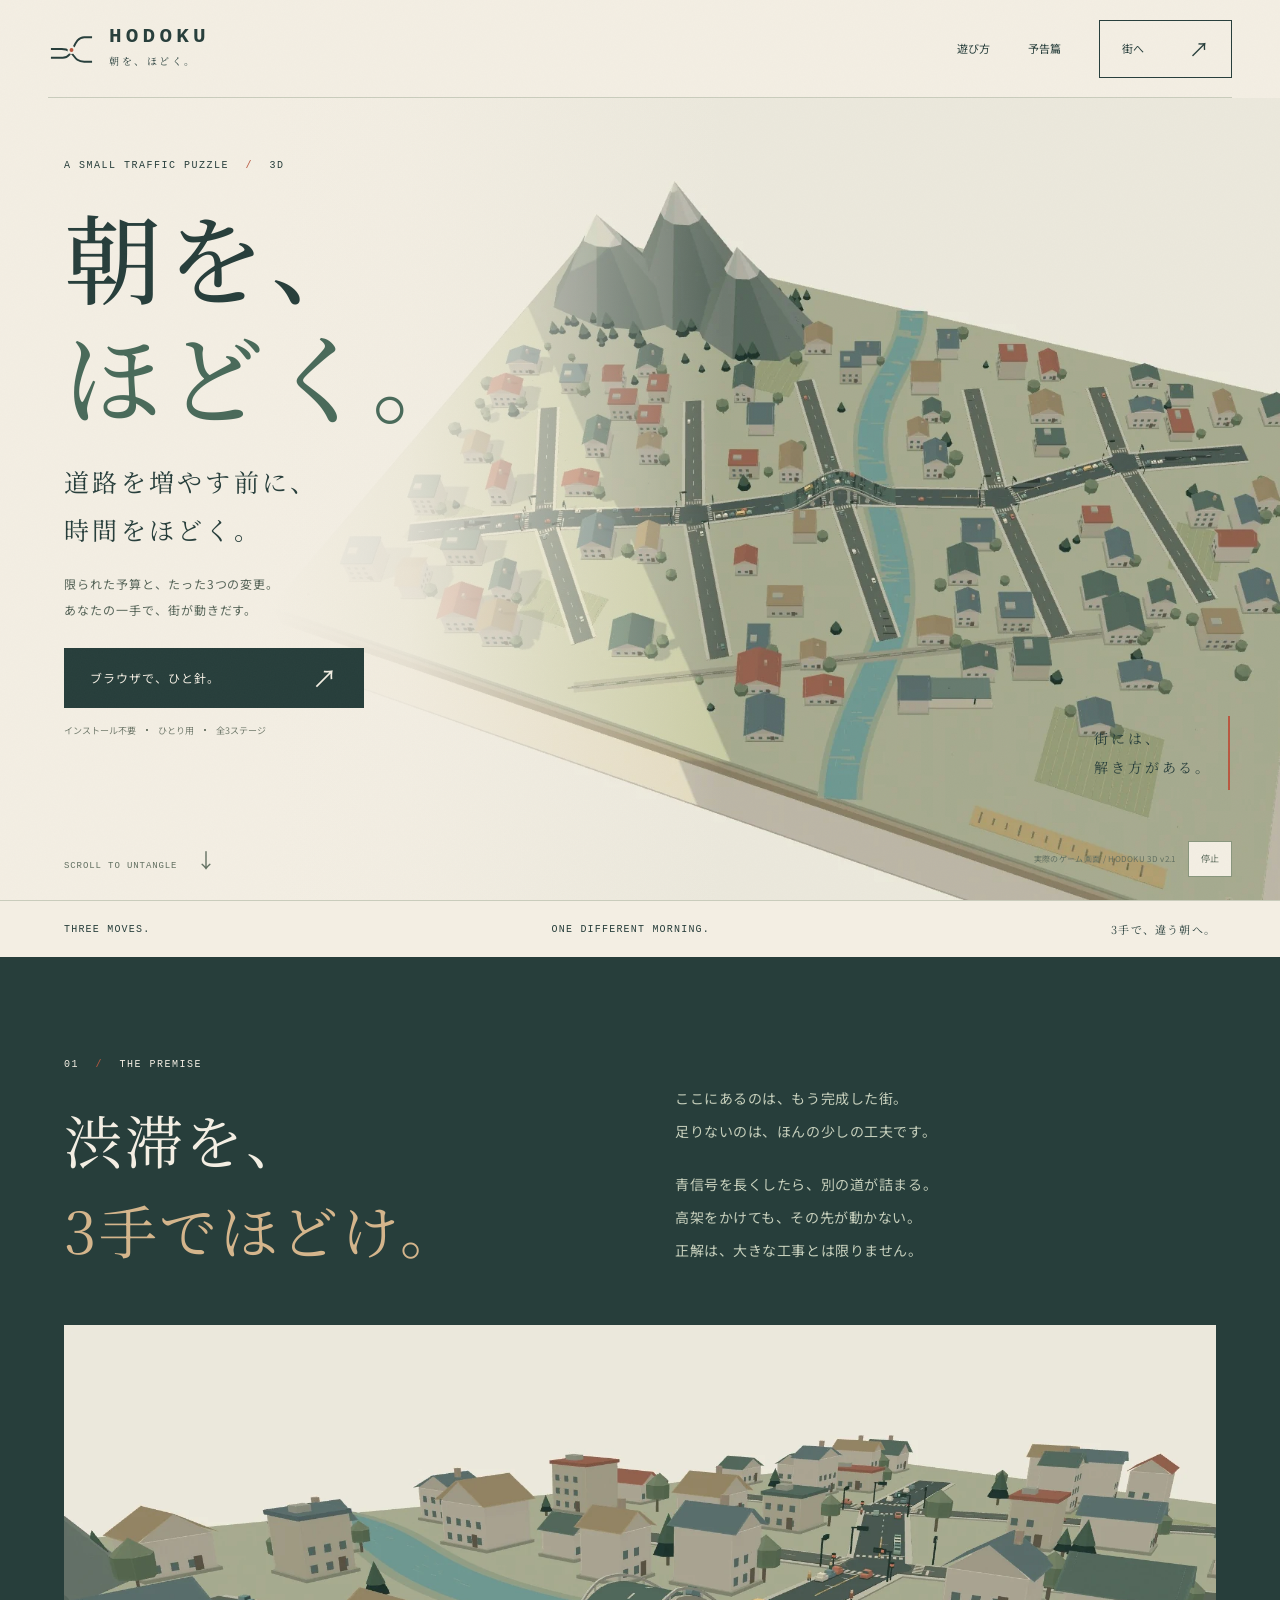
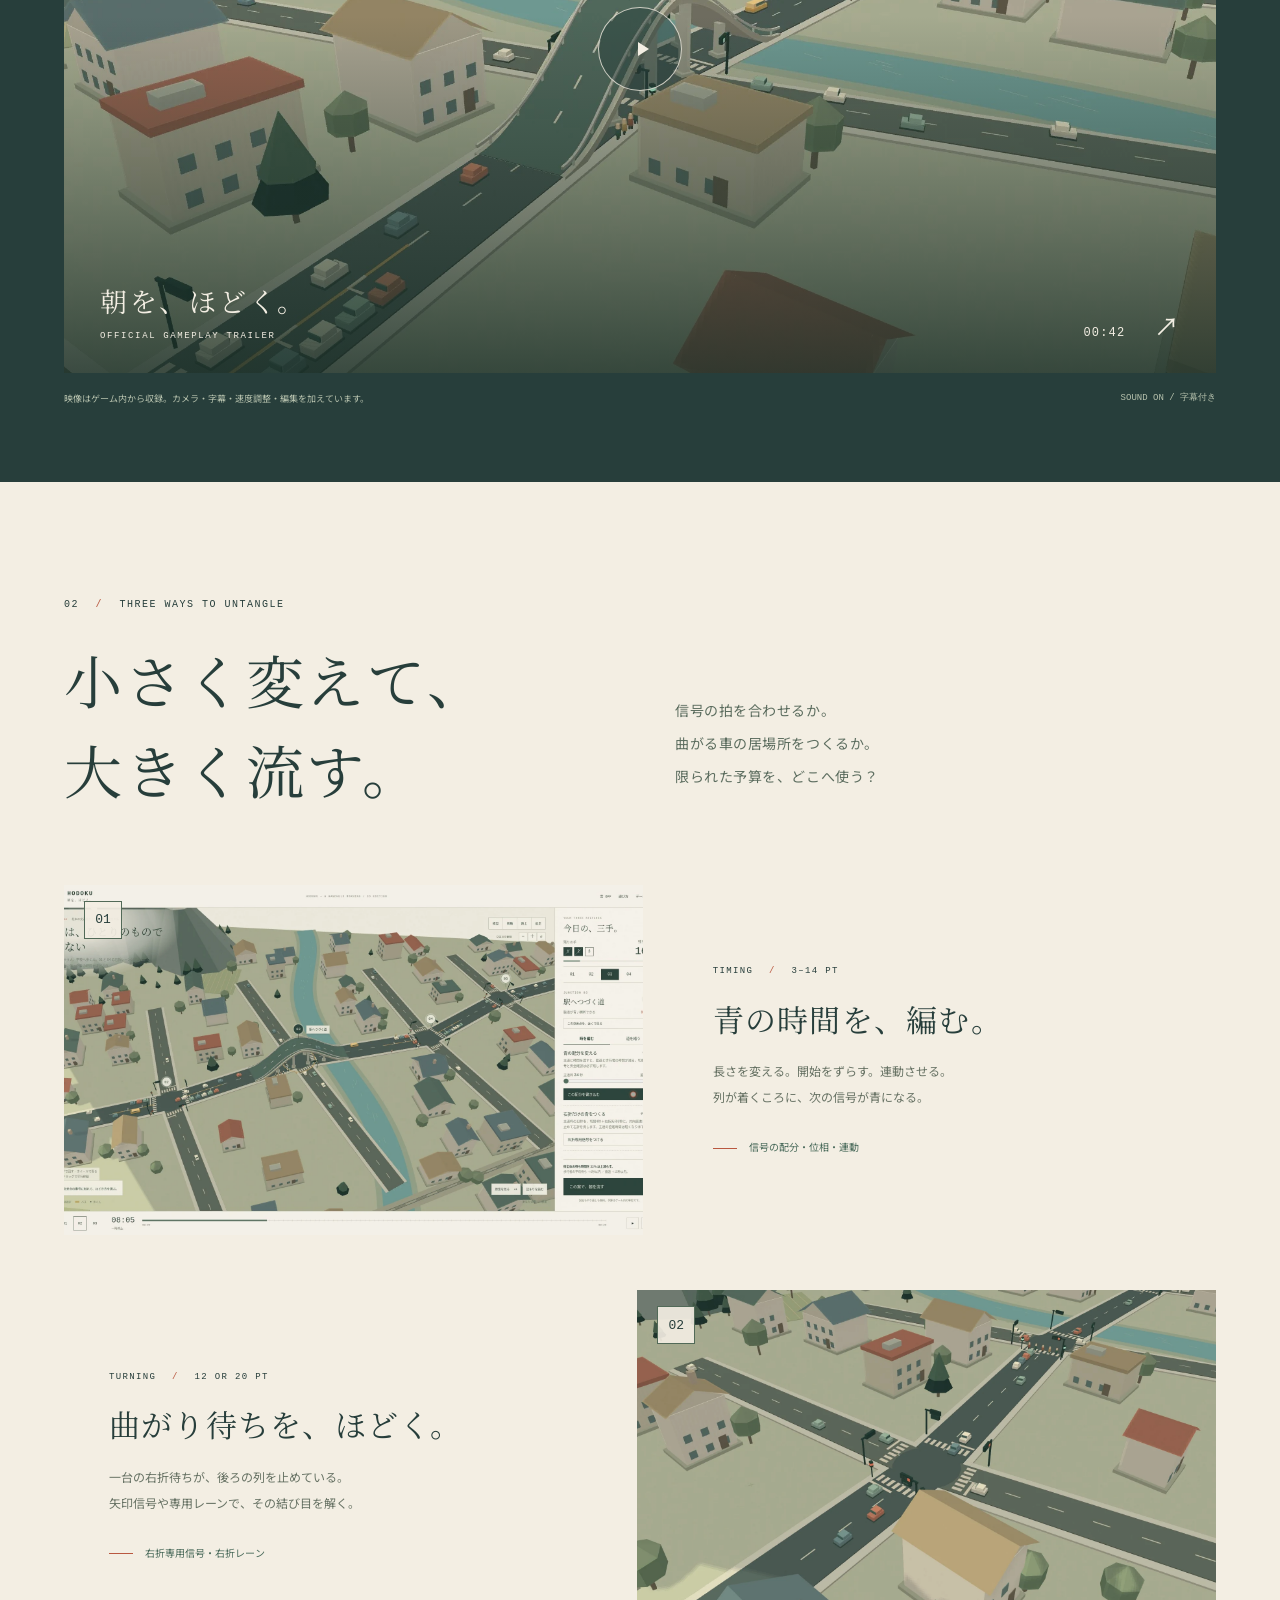
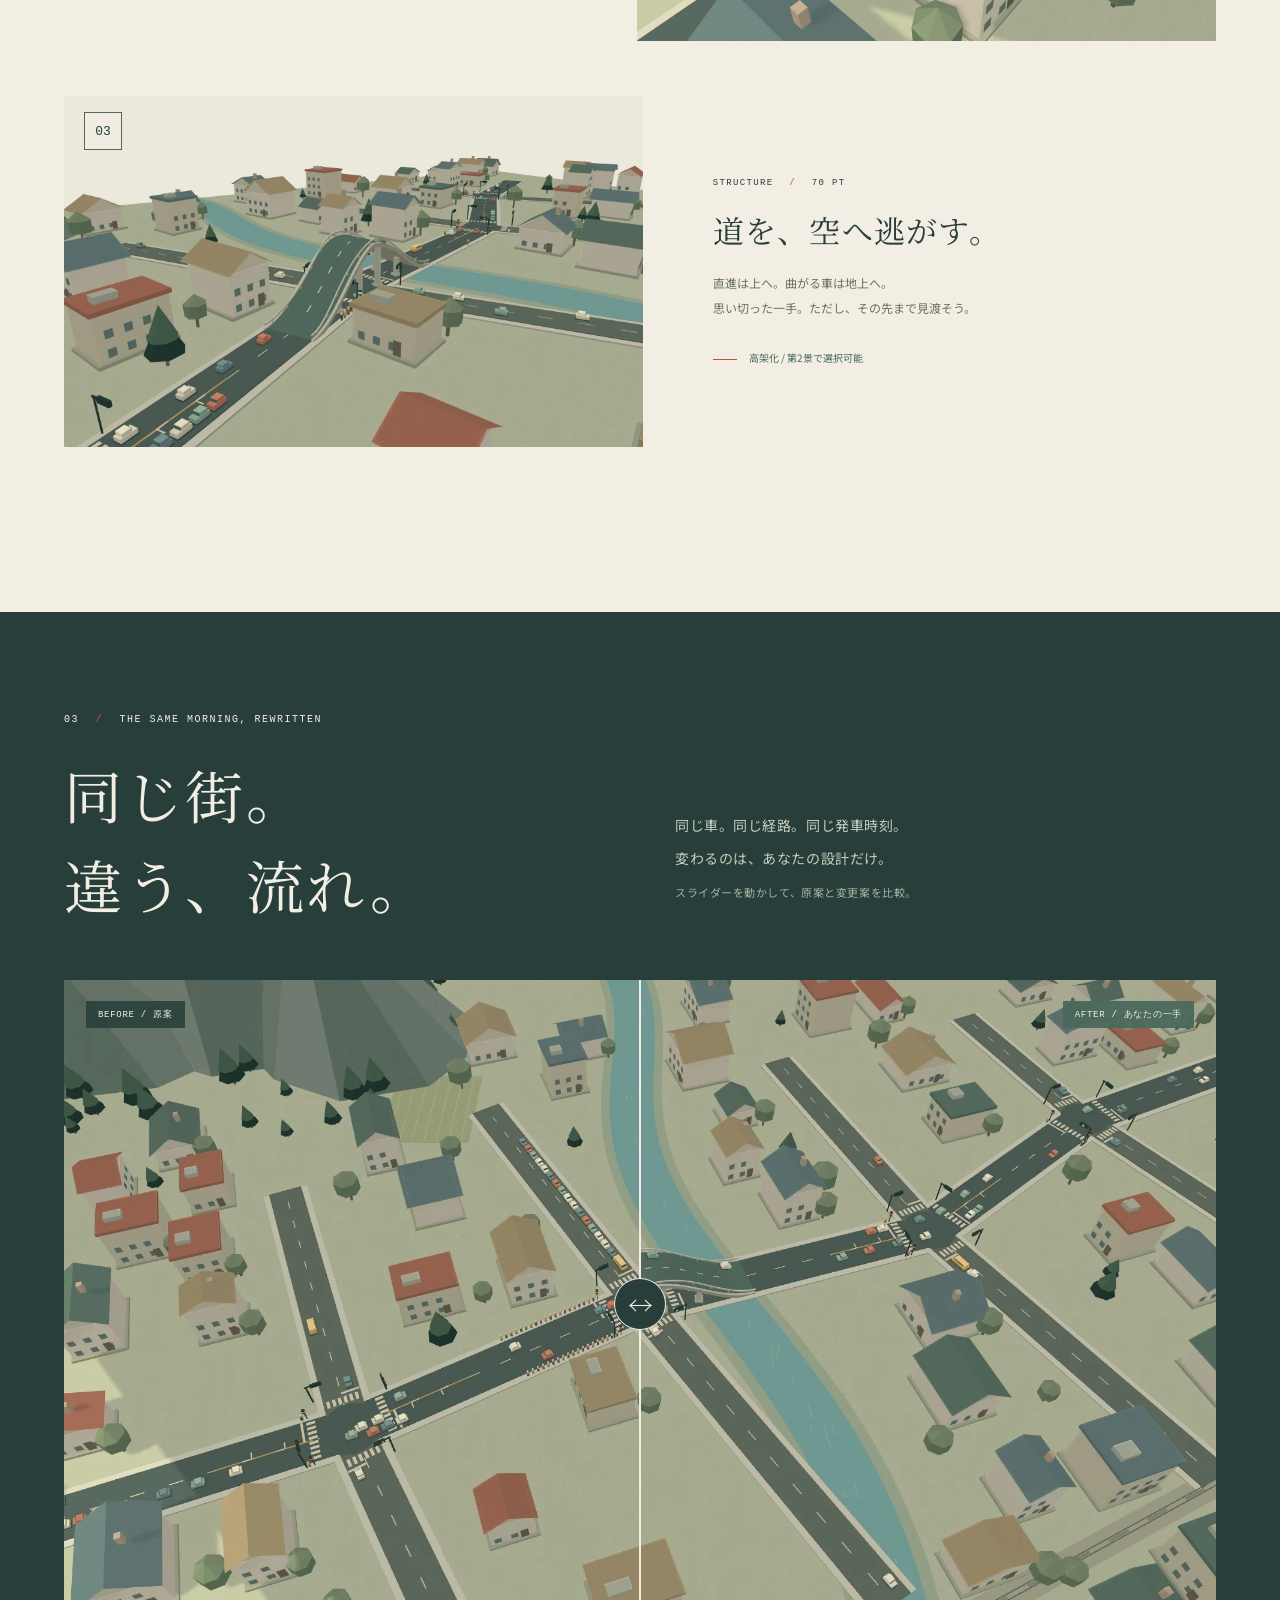
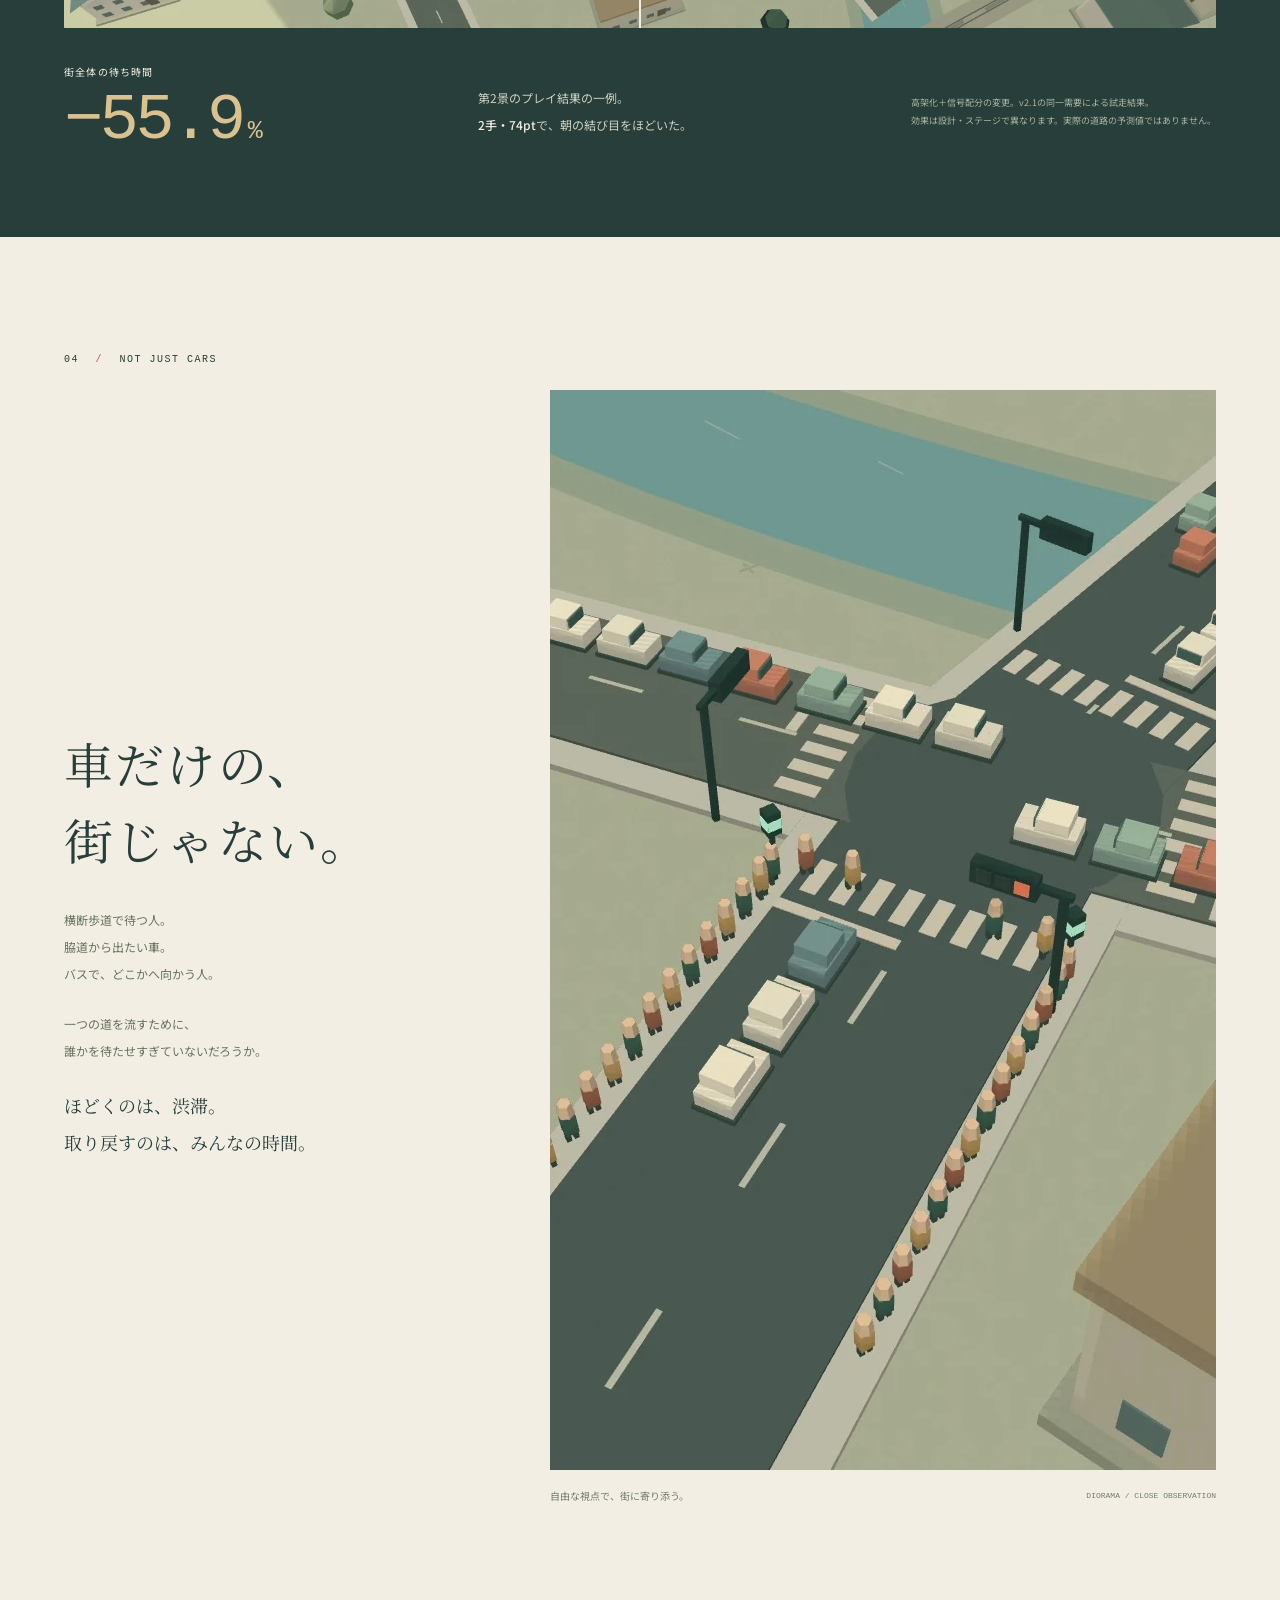
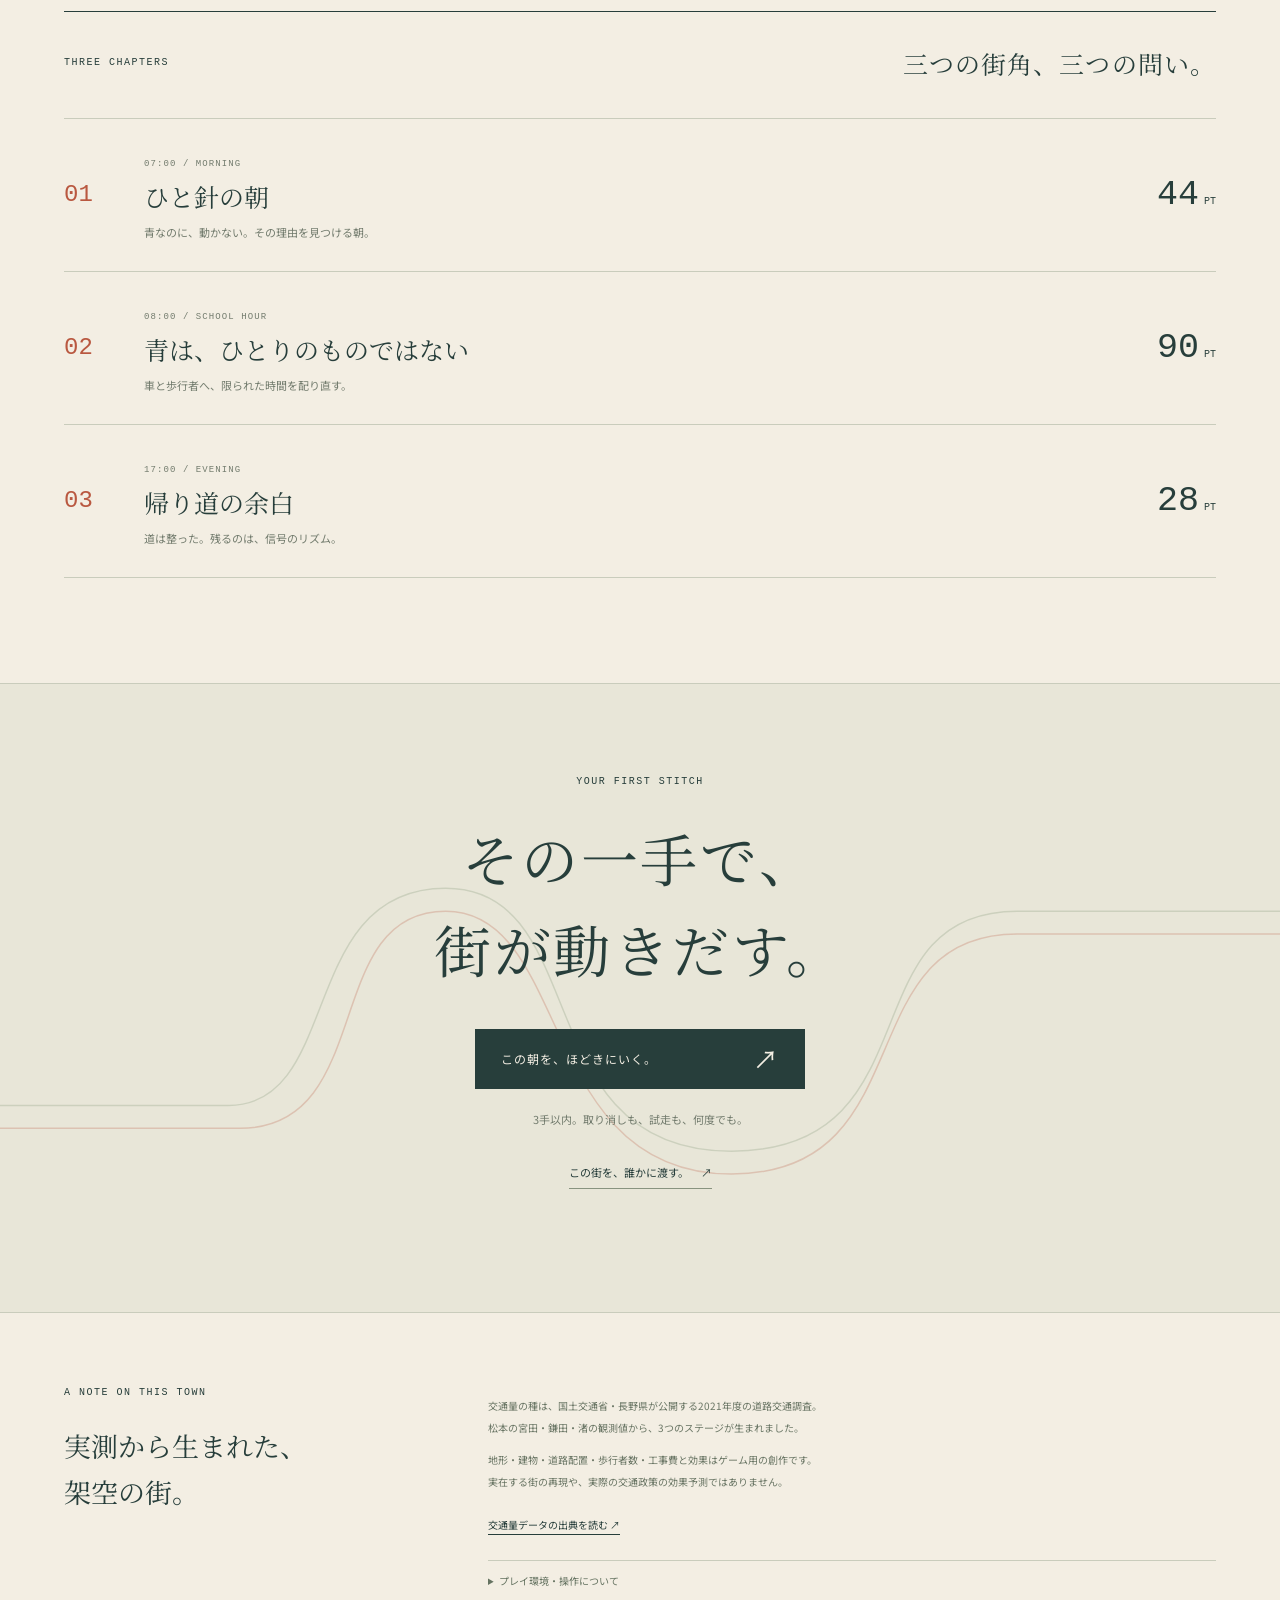
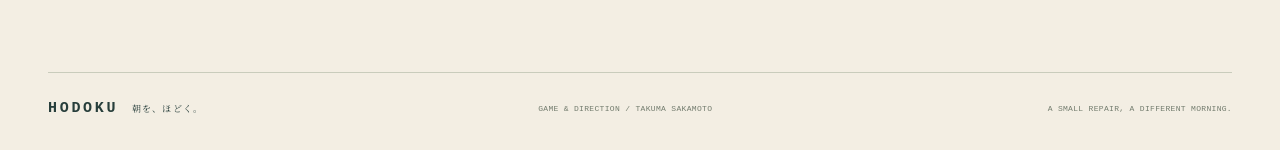
<file: public/index.html>
<!doctype html>
<html lang="ja">
<head>
<meta charset="utf-8"><meta name="viewport" content="width=device-width,initial-scale=1,viewport-fit=cover">
<meta name="theme-color" content="#f3eee3">
<title>朝を、ほどく。 — HODOKU｜3手で街を変える3D交通パズル</title>
<meta name="description" content="信号を編む。曲がり待ちをほどく。道を空へ逃がす。限られた予算と3つの変更で、街の朝を変える3D交通パズル『朝を、ほどく。』。インストール不要、ブラウザでプレイ。">
<meta property="og:type" content="website"><meta property="og:locale" content="ja_JP"><meta property="og:site_name" content="HODOKU — 朝を、ほどく。">
<meta property="og:title" content="この街の渋滞、あなたなら3手でどう解く？｜朝を、ほどく。">
<meta property="og:description" content="信号の時間を変える？ 右折の列を分ける？ 高架に予算を使う？ 手のひらの街をほどく、3D交通パズル。ブラウザでプレイ。">
<meta property="og:image" content="https://hodoku.mocchalera.app/assets/ogp.jpg"><meta property="og:image:width" content="1200"><meta property="og:image:height" content="630"><meta property="og:image:alt" content="朝を、ほどく。 3手で街を変える3D交通パズル。実際のゲームのジオラマ。">
<meta name="twitter:card" content="summary_large_image"><meta name="twitter:title" content="朝を、ほどく。｜渋滞を、3手でほどけ。"><meta name="twitter:description" content="道路を増やす前に、時間をほどく。限られた予算で街の朝を変える3D交通パズル。"><meta name="twitter:image" content="https://hodoku.mocchalera.app/assets/ogp.jpg">
<link rel="icon" href="assets/mark.svg" type="image/svg+xml">
<link rel="preconnect" href="https://fonts.googleapis.com"><link rel="preconnect" href="https://fonts.gstatic.com" crossorigin>
<link href="https://fonts.googleapis.com/css2?family=Noto+Serif+JP:wght@400;500;600&family=Noto+Sans+JP:wght@400;500;600&display=swap" rel="stylesheet">
<link rel="stylesheet" href="assets/site.css">
<link rel="canonical" href="https://hodoku.mocchalera.app/">
<meta property="og:url" content="https://hodoku.mocchalera.app/">
</head>
<body>
<a class="skip" href="#main">本文へ移動</a>
<header class="nav"><a class="wordmark" href="#" aria-label="朝を、ほどく。トップ"><svg viewBox="0 0 48 40" aria-hidden="true"><path d="M3 29h12c12 0 10-21 22-21h8M3 20h11c14 0 10 13 23 13h8"/><circle cx="24" cy="21" r="3"/></svg><span>HODOKU<small>朝を、ほどく。</small></span></a><nav aria-label="メイン"><a href="#playbook">遊び方</a><a href="#film">予告篇</a><a class="nav-play" href="play/index.html">街へ <span>↗</span></a></nav></header>
<main id="main">
<section class="hero" aria-labelledby="hero-title">
 <div class="hero-visual"><video id="hero-video" class="hero-video" poster="assets/orbit.webp" muted loop playsinline preload="none" aria-label="実際のゲームから撮影した、車が行き交う3Dの街"><source data-src="assets/hero-loop.mp4" type="video/mp4"></video><div class="hero-wash"></div></div>
 <div class="hero-copy"><p class="eyebrow">A SMALL TRAFFIC PUZZLE <span> / </span> 3D</p><h1 id="hero-title">朝を、<br><em>ほどく。</em></h1><p class="hero-lead">道路を増やす前に、<br>時間をほどく。</p><p class="hero-description">限られた予算と、たった3つの変更。<br>あなたの一手で、街が動きだす。</p><a class="button play-link" href="play/index.html">ブラウザで、ひと針。<span>↗</span></a><div class="hero-meta">インストール不要 <i></i> ひとり用 <i></i> 全3ステージ</div></div>
 <div class="hero-foot"><span>SCROLL TO UNTANGLE <b>↓</b></span><span class="real-note">実際のゲーム画面 / HODOKU 3D v2.1 <button id="motion-toggle" aria-pressed="false" aria-label="背景動画を再生">再生</button></span></div>
 <div class="hero-note" aria-hidden="true"><span>街には、<br>解き方がある。</span><i></i></div>
</section>
<div class="manifesto"><span>THREE MOVES.</span><span>ONE DIFFERENT MORNING.</span><span>3手で、違う朝へ。</span></div>
<section id="film" class="film-section section-dark">
 <div class="section-heading wrap"><div><p class="eyebrow">01 <span>/</span> THE PREMISE</p><h2>渋滞を、<br><em>3手でほどけ。</em></h2></div><div class="section-intro"><p>ここにあるのは、もう完成した街。<br>足りないのは、ほんの少しの工夫です。</p><p>青信号を長くしたら、別の道が詰まる。<br>高架をかけても、その先が動かない。<br>正解は、大きな工事とは限りません。</p></div></div>
 <div class="film-frame wrap"><button class="film-poster" data-open-film aria-label="予告篇を再生、42秒、音声あり"><img src="assets/film-poster.webp" width="1920" height="1080" alt="交差点へ近づいた実際のゲーム画面" loading="lazy"><span class="play-round"><svg viewBox="0 0 24 24" aria-hidden="true"><path d="M8 5l11 7-11 7z"/></svg></span><span class="film-caption"><span>朝を、ほどく。<small>OFFICIAL GAMEPLAY TRAILER</small></span><span>00:42 <b>↗</b></span></span></button><div class="film-bottom"><span>映像はゲーム内から収録。カメラ・字幕・速度調整・編集を加えています。</span><span>SOUND ON / 字幕付き</span></div></div>
</section>
<section id="playbook" class="playbook wrap">
 <div class="section-heading"><div><p class="eyebrow">02 <span>/</span> THREE WAYS TO UNTANGLE</p><h2>小さく変えて、<br>大きく流す。</h2></div><p class="section-intro">信号の拍を合わせるか。<br>曲がる車の居場所をつくるか。<br>限られた予算を、どこへ使う？</p></div>
 <div class="tool-stories">
 <article class="tool-story"><div class="tool-image"><img src="assets/ui.webp" width="1920" height="1080" alt="信号の時間を調整する実際の操作画面" loading="lazy"><span class="tool-number">01</span></div><div class="tool-copy"><p class="eyebrow">TIMING <span> / </span> 3–14 PT</p><h3>青の時間を、編む。</h3><p>長さを変える。開始をずらす。連動させる。<br>列が着くころに、次の信号が青になる。</p><span class="stitch-label">信号の配分・位相・連動</span></div></article>
 <article class="tool-story reverse"><div class="tool-image"><img src="assets/arrow.webp" width="1920" height="1080" alt="右折専用信号を追加した交差点のゲーム画面" loading="lazy"><span class="tool-number">02</span></div><div class="tool-copy"><p class="eyebrow">TURNING <span> / </span> 12 OR 20 PT</p><h3>曲がり待ちを、ほどく。</h3><p>一台の右折待ちが、後ろの列を止めている。<br>矢印信号や専用レーンで、その結び目を解く。</p><span class="stitch-label">右折専用信号・右折レーン</span></div></article>
 <article class="tool-story"><div class="tool-image"><img src="assets/bridge.webp" width="1920" height="1080" alt="直進車がスロープを上り、高架と地上で道を分けた実際のゲーム画面" loading="lazy"><span class="tool-number">03</span></div><div class="tool-copy"><p class="eyebrow">STRUCTURE <span> / </span> 70 PT</p><h3>道を、空へ逃がす。</h3><p>直進は上へ。曲がる車は地上へ。<br>思い切った一手。ただし、その先まで見渡そう。</p><span class="stitch-label">高架化 / 第2景で選択可能</span></div></article>
 </div>
</section>
<section class="comparison section-dark" id="compare">
 <div class="wrap"><div class="section-heading"><div><p class="eyebrow">03 <span>/</span> THE SAME MORNING, REWRITTEN</p><h2>同じ街。<br>違う、流れ。</h2></div><p class="section-intro">同じ車。同じ経路。同じ発車時刻。<br>変わるのは、あなたの設計だけ。<br><span class="small">スライダーを動かして、原案と変更案を比較。</span></p></div>
 <div class="compare-stage" style="--split:50%"><img src="assets/after.webp" width="1920" height="1080" alt="変更後：高架化と信号配分を変更した同時刻の街" loading="lazy"><div class="compare-before"><img src="assets/before.webp" width="1920" height="1080" alt="原案：同じ交通需要、同じ時刻の街" loading="lazy"></div><div class="compare-line"><span>↔</span></div><span class="compare-label before">BEFORE / 原案</span><span class="compare-label after">AFTER / あなたの一手</span><input id="comparison" type="range" min="0" max="100" value="50" aria-label="原案と変更案の比較表示の境界" aria-valuetext="原案50%、変更案50%"></div>
 <div class="comparison-stats"><div><span class="stat-label">街全体の待ち時間</span><strong>−55.9<span>%</span></strong></div><p>第2景のプレイ結果の一例。<br><b>2手・74pt</b>で、朝の結び目をほどいた。</p><small>高架化＋信号配分の変更。v2.1の同一需要による試走結果。<br>効果は設計・ステージで異なります。実際の道路の予測値ではありません。</small></div></div>
</section>
<section class="people-section wrap"><p class="eyebrow">04 <span>/</span> NOT JUST CARS</p><div class="people-grid"><div class="people-copy"><h2>車だけの、<br>街じゃない。</h2><p>横断歩道で待つ人。<br>脇道から出たい車。<br>バスで、どこかへ向かう人。</p><p>一つの道を流すために、<br>誰かを待たせすぎていないだろうか。</p><p class="people-closing">ほどくのは、渋滞。<br>取り戻すのは、みんなの時間。</p></div><figure><img src="assets/people.webp" width="1920" height="1080" alt="歩道から横断歩道を渡る人と車を、路上近くで観察した実際のプレイ画面" loading="lazy"><figcaption>自由な視点で、街に寄り添う。<span>DIORAMA / CLOSE OBSERVATION</span></figcaption></figure></div></section>
<section class="stages wrap"><div class="stage-top"><p class="eyebrow">THREE CHAPTERS</p><h2>三つの街角、<br class="mobile-only">三つの問い。</h2></div><div class="stage-list"><article><span class="stage-no">01</span><div><small>07:00 / MORNING</small><h3>ひと針の朝</h3><p>青なのに、動かない。その理由を見つける朝。</p></div><span class="stage-cost">44<span>PT</span></span></article><article><span class="stage-no">02</span><div><small>08:00 / SCHOOL HOUR</small><h3>青は、ひとりのものではない</h3><p>車と歩行者へ、限られた時間を配り直す。</p></div><span class="stage-cost">90<span>PT</span></span></article><article><span class="stage-no">03</span><div><small>17:00 / EVENING</small><h3>帰り道の余白</h3><p>道は整った。残るのは、信号のリズム。</p></div><span class="stage-cost">28<span>PT</span></span></article></div></section>
<section class="closing"><svg class="closing-thread" viewBox="0 0 1400 400" fill="none" aria-hidden="true"><path d="M-40 290H340C440 290 400 100 530 100S600 330 780 330 880 120 1030 120H1440"/><path d="M-40 310H350C470 310 420 120 530 120S610 350 780 350 880 140 1030 140H1440"/></svg><div class="closing-copy"><p class="eyebrow">YOUR FIRST STITCH</p><h2>その一手で、<br>街が動きだす。</h2><a class="button play-link" href="play/index.html">この朝を、ほどきにいく。<span>↗</span></a><p>3手以内。取り消しも、試走も、何度でも。</p><button id="share" class="share-link">この街を、誰かに渡す。<span>↗</span></button><span class="share-status" id="share-status" role="status"></span></div></section>
<section class="colophon wrap"><div class="colophon-title"><p class="eyebrow">A NOTE ON THIS TOWN</p><h3>実測から生まれた、<br>架空の街。</h3></div><div><p>交通量の種は、国土交通省・長野県が公開する2021年度の道路交通調査。<br>松本の宮田・鎌田・渚の観測値から、3つのステージが生まれました。</p><p>地形・建物・道路配置・歩行者数・工事費と効果はゲーム用の創作です。<br>実在する街の再現や、実際の交通政策の効果予測ではありません。</p><a href="https://www.pref.nagano.lg.jp/michiken/infra/doro/chosa/r3census.html" target="_blank" rel="noopener noreferrer">交通量データの出典を読む ↗</a><details><summary>プレイ環境・操作について</summary><p>PCではドラッグで回転、ホイールで拡大・縮小。タッチでは1本指で回転、2本指で拡大・移動。音はゲーム内でONにできます。WebGL対応ブラウザ向け。非対応環境では2D表示に切り替わります。スマートフォンでも操作できますが、快適な観察にはPCの画面を推奨します。</p></details></div></section>
</main>
<footer class="footer"><a href="#" class="footer-brand">HODOKU<span>朝を、ほどく。</span></a><span>GAME & DIRECTION / TAKUMA SAKAMOTO</span><span>A SMALL REPAIR, A DIFFERENT MORNING.</span></footer>
<dialog id="film-dialog" aria-labelledby="film-title"><div class="dialog-head"><h2 id="film-title">朝を、ほどく。<span>OFFICIAL TRAILER / 00:42</span></h2><button id="close-film" aria-label="予告篇を閉じる">閉じる ×</button></div><video id="trailer" controls playsinline preload="none" poster="assets/film-poster.webp"><source data-src="assets/hodoku-pv-42s.mp4" type="video/mp4"><track kind="captions" srclang="ja" label="日本語" src="assets/captions-ja.vtt"></video><p class="dialog-note">字幕は映像内に収録しています。映像は実際のゲームから撮影。</p></dialog>
<script src="assets/site.js"></script>
</body></html>
</file>
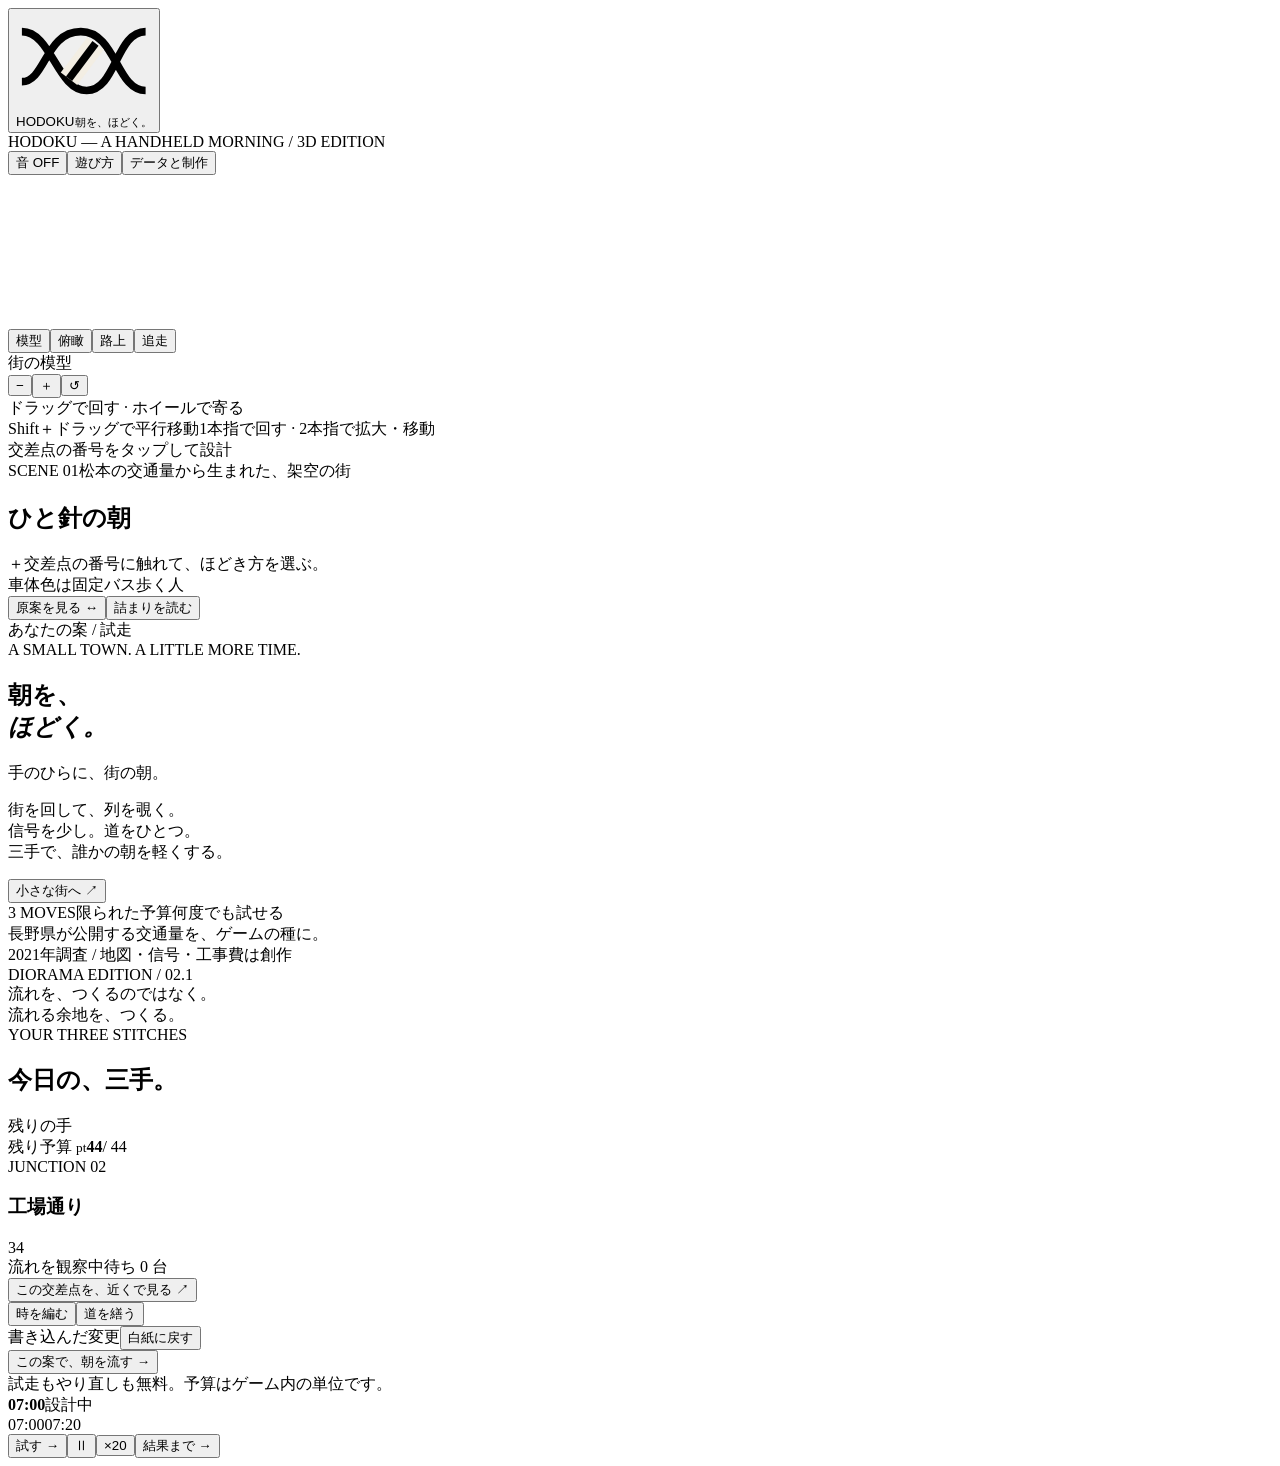
<file: src/index.template.html>
<!doctype html>
<html lang="ja">
<head>
<meta charset="utf-8">
<meta name="viewport" content="width=device-width, initial-scale=1, viewport-fit=cover">
<meta name="theme-color" content="#f3eee3">
<meta name="description" content="朝を、ほどく。公開交通量を種に、街の流れを3手で変える小さな交通パズル。">
<title>朝を、ほどく。3D — HODOKU DIORAMA</title>
<style>/* STYLES */
/* STYLES3D */</style>
</head>
<body>
<div class="paper-grain" aria-hidden="true"></div>
<header class="masthead">
 <button class="brand" id="brand" aria-label="表紙へ戻る"><svg viewBox="0 0 46 34" aria-hidden="true"><path d="M2 24C10 24 10 7 22 7s12 20 22 20M2 7c10 0 12 20 22 20S34 7 44 7" fill="none" stroke="currentColor" stroke-width="2.6"/><path d="M18 23l9-12" stroke="#f3eee3" stroke-width="7"/><path d="M18 23l9-12" stroke="currentColor" stroke-width="2.6"/></svg><span>HODOKU<small>朝を、ほどく。</small></span></button>
 <div class="mast-center">HODOKU — A HANDHELD MORNING / 3D EDITION</div>
 <nav class="mast-nav" aria-label="ゲームの設定"><button id="sound" aria-pressed="false" title="音を入れる">音 <span>OFF</span></button><button id="help">遊び方</button><button id="data">データと制作</button></nav>
</header>
<main id="shell" class="shell is-intro">
 <section class="atlas" aria-label="街の交通シミュレーション">
  <canvas id="map" role="img" aria-label="立体の街。ドラッグで回転、ホイールで拡大縮小。交差点の番号を押して対策を選べます。"></canvas>
  <div class="camera-bar game-only" role="group" aria-label="3Dの視点を選ぶ"><div class="camera-tabs"><button data-view="model" aria-pressed="true" title="街の模型へ戻る（O）">模型</button><button data-view="top" aria-pressed="false" title="真上から見る（T）">俯瞰</button><button data-view="street" aria-pressed="false" title="選択した交差点を路上から（C）">路上</button><button data-view="follow" aria-pressed="false" title="一台の車を追いかける">追走</button></div><div class="camera-meta"><span id="camera-name">街の模型</span><div class="camera-zoom"><button id="zoom-out" aria-label="遠ざかる">−</button><button id="zoom-in" aria-label="近づく">＋</button><button id="view-home" aria-label="視点を初期位置に戻す" title="初期視点">↺</button></div></div></div>
  <div class="camera-hint game-only"><span class="desktop-copy">ドラッグで回す · ホイールで寄る<br>Shift＋ドラッグで平行移動</span><span class="touch-copy">1本指で回す · 2本指で拡大・移動<br>交差点の番号をタップして設計</span></div>
  <div id="view-message" class="view-message" role="status"></div>
  <div class="map-heading game-only">
   <div class="eyebrow"><span id="stage-no">SCENE 01</span><span>松本の交通量から生まれた、架空の街</span></div>
   <h1 id="stage-name">ひと針の朝</h1>
   <p id="stage-story"></p>
  </div>
  <div class="map-note game-only" id="map-note"><span class="note-cross">＋</span>交差点の番号に触れて、ほどき方を選ぶ。</div>
  <div class="legend game-only"><span><i class="car"></i>車体色は固定</span><span><i class="bus"></i>バス</span><span><i class="person"></i>歩く人</span></div>
  <div class="view-controls game-only"><button id="before" aria-pressed="false">原案を見る <span>↔</span></button><button id="heat" aria-pressed="false">詰まりを読む</button></div>
  <div class="view-label game-only" id="view-label">あなたの案 / 試走</div>
  <div id="intro" class="intro">
   <div class="intro-kicker">A SMALL TOWN. A LITTLE MORE TIME.</div>
   <h1>朝を、<br><em>ほどく。</em></h1>
   <div class="intro-sub">手のひらに、街の朝。</div>
   <p>街を回して、列を覗く。<br>信号を少し。道をひとつ。<br>三手で、誰かの朝を軽くする。</p>
   <button id="start" class="primary intro-start">小さな街へ <span>↗</span></button>
   <div class="intro-meta"><span>3 MOVES</span><i></i><span>限られた予算</span><i></i><span>何度でも試せる</span></div>
   <div class="intro-source">長野県が公開する交通量を、ゲームの種に。<br><span>2021年調査 / 地図・信号・工事費は創作</span></div>
  </div>
  <div class="edition-tag">DIORAMA EDITION / 02.1</div>
  <div class="intro-colophon">流れを、つくるのではなく。<br>流れる余地を、つくる。</div>
 </section>
 <aside class="workbench game-only" id="workbench" aria-label="対策の設計机">
  <div class="bench-top"><div class="eyebrow">YOUR THREE STITCHES</div><h2>今日の、三手。</h2></div>
  <div class="resources"><div><span class="meta-label">残りの手</span><div class="moves" id="moves"></div></div><div class="budget"><span class="meta-label">残り予算 <small>pt</small></span><strong id="budget">44</strong><span id="budget-total">/ 44</span></div></div>
  <div class="budget-track"><i id="budget-fill"></i></div>
  <div class="bench-scroll">
  <div class="node-tabs" id="node-tabs" role="group" aria-label="交差点を選択"></div>
  <div class="selected-title"><div><span class="eyebrow" id="node-id">JUNCTION 02</span><h3 id="node-name">工場通り</h3></div><div class="signal-dial" id="signal-dial" aria-hidden="true"><span id="signal-seconds">34</span></div></div>
  <div class="node-readout"><span id="node-status">流れを観察中</span><span id="node-queue">待ち 0 台</span></div>
  <button id="focus-node" class="focus-node">この交差点を、近くで見る <span>↗</span></button>
  <div class="tool-tabs" role="tablist" aria-label="対策の種類"><button class="active" data-tool-tab="timing" role="tab" aria-selected="true">時を編む</button><button data-tool-tab="roads" role="tab" aria-selected="false">道を繕う</button></div>
  <div id="tool-panel"></div>
  <div class="plan-heading"><span>書き込んだ変更</span><button id="clear-plan">白紙に戻す</button></div>
  <div id="plan-list" class="plan-list"></div>
  </div>
  <div class="bench-submit">
  <div class="bench-goal" id="goal"></div>
  <button id="run" class="primary run-button">この案で、朝を流す <span>→</span></button>
  <div class="bench-fine">試走もやり直しも無料。予算はゲーム内の単位です。</div>
  </div>
 </aside>
</main>
<footer id="transport" class="transport hidden">
 <div class="scenes" id="scenes" aria-label="景を選択"></div>
 <div class="transport-center"><div class="time-label"><strong id="clock">07:00</strong><span id="mode-label">設計中</span></div><div class="timeline"><div class="timeline-rule"><i id="progress"></i></div><span id="time-start">07:00</span><span id="time-end">07:20</span></div></div>
 <div class="play-controls"><button id="mobile-run" title="この案を採点する">試す →</button><button id="pause" aria-label="一時停止">Ⅱ</button><button id="speed">×20</button><button id="skip" class="hidden">結果まで →</button></div>
</footer>
<div id="toast" class="toast" role="status" aria-live="polite"></div>
<dialog id="modal"><div id="modal-body"></div></dialog>
<noscript><div class="no-script">このゲームを遊ぶには、ブラウザのJavaScriptを有効にしてください。</div></noscript>
<script>/* DATA */</script>
<script>/* ENGINE */</script>
<script>/* RENDERER */</script>
<script>/* RENDERER3D */</script>
<script>/* APP */</script>
</body>
</html>
</file>
<file: public/assets/site.css>
:root{--paper:#f3eee3;--ink:#273e3b;--green:#496a5a;--red:#b95840;--mute:#737c6e;--line:#c9ccbc;--serif:'Noto Serif JP','Hiragino Mincho ProN','Yu Mincho','Noto Serif CJK JP',serif;--sans:'Noto Sans JP','Hiragino Kaku Gothic ProN','Yu Gothic','Noto Sans CJK JP',sans-serif;--mono:'SFMono-Regular',Consolas,'Liberation Mono',monospace}*{box-sizing:border-box}html{scroll-behavior:smooth;scroll-padding-top:90px}body{margin:0;background:var(--paper);color:var(--ink);font:14px/1.9 var(--sans);-webkit-font-smoothing:antialiased}body:after{content:'';position:fixed;inset:0;pointer-events:none;opacity:.15;z-index:30;background-image:url("data:image/svg+xml,%3Csvg xmlns='http://www.w3.org/2000/svg' width='150' height='150'%3E%3Cfilter id='n'%3E%3CfeTurbulence type='fractalNoise' baseFrequency='.77' numOctaves='3' stitchTiles='stitch'/%3E%3C/filter%3E%3Crect width='100%25' height='100%25' opacity='.15' filter='url(%23n)'/%3E%3C/svg%3E")}a{color:inherit;text-decoration:none}button,input{font:inherit}button{cursor:pointer;color:inherit}button,a,input{-webkit-tap-highlight-color:transparent}button{border:0}img,video{max-width:100%;display:block}button:focus-visible,a:focus-visible,input:focus-visible,summary:focus-visible{outline:3px solid var(--red);outline-offset:7px}.skip{position:fixed;top:-80px;z-index:100;background:var(--ink);color:var(--paper);padding:15px}.skip:focus{top:0}.wrap{max-width:1280px;margin:0 auto;width:calc(100% - 128px)}.nav{height:98px;display:flex;align-items:center;justify-content:space-between;margin:0 48px;border-bottom:1px solid var(--line);position:relative;z-index:4}.wordmark{display:flex;gap:14px;align-items:center}.wordmark svg{width:47px;height:42px;fill:none;stroke:var(--ink);stroke-width:2}.wordmark circle{fill:var(--red);stroke:var(--paper);stroke-width:2}.wordmark span{font:600 21px/1.2 var(--mono);letter-spacing:.20em}.wordmark small{display:block;font:10px/2.4 var(--serif);letter-spacing:.25em}.nav nav{display:flex;gap:38px;align-items:center;font-size:11px}.nav nav>a:not(.nav-play){padding:12px 0;border-bottom:1px solid transparent}.nav nav>a:hover{border-color:var(--ink)}.nav-play{padding:9px 22px;border:1px solid var(--ink);display:flex;gap:45px;align-items:center}.nav-play span{font-size:20px}.hero{min-height:760px;height:calc(100svh - 98px);max-height:1000px;position:relative;overflow:hidden}.hero-copy{position:relative;z-index:2;left:max(64px,calc((100vw - 1280px)/2));padding-top:60px;width:450px}.eyebrow{font:10px/1.6 var(--mono);letter-spacing:.15em;margin:0 0 22px}.eyebrow span{color:var(--red);padding:0 9px}.hero h1{font:500 clamp(82px,7.6vw,122px)/1.22 var(--serif);letter-spacing:.065em;margin:20px 0 25px;font-feature-settings:'palt' 0}.hero h1 em{font-style:normal;color:var(--green)}.hero-lead{font:400 25px/1.9 var(--serif);letter-spacing:.13em;margin:18px 0}.hero-description{font-size:12px;line-height:2.15;letter-spacing:.08em;margin:14px 0 25px;color:#576559}.button{background:var(--ink);color:var(--paper);display:flex;align-items:center;justify-content:space-between;min-height:60px;padding:15px 26px;max-width:300px;gap:30px;font-size:12px;letter-spacing:.08em;transition:background .25s}.button span{font-size:25px;line-height:1}.button:hover{background:var(--red)}.hero-meta{display:flex;align-items:center;gap:10px;font-size:9px;color:var(--mute);margin:14px 0 0}.hero-meta i{width:2px;height:2px;background:var(--mute)}.hero-visual{position:absolute;inset:0 -12% 0 21%;z-index:0}.hero-video{width:100%;height:100%;object-fit:cover;object-position:55% 60%;mix-blend-mode:multiply}.hero-wash{position:absolute;inset:0;background:linear-gradient(90deg,var(--paper) 0%,#f3eee3d9 12%,#f3eee300 39%,#f3eee300 100%)}.hero-foot{position:absolute;bottom:23px;left:64px;right:48px;display:flex;justify-content:space-between;gap:20px;align-items:center;z-index:3;font:9px/1.6 var(--mono);letter-spacing:.1em;color:#616f60}.hero-foot b{font:20px var(--sans);margin-left:12px;font-weight:400}.real-note{font-family:var(--sans);font-size:8px;letter-spacing:.04em}.real-note button{font-size:9px;border:1px solid #89967d;background:var(--paper);padding:5px 10px;margin-left:10px}.hero-note{position:absolute;z-index:2;right:50px;bottom:110px;display:flex;align-items:center;gap:16px}.hero-note span{font:14px/2.1 var(--serif);letter-spacing:.2em}.hero-note i{height:74px;width:2px;background:var(--red)}.manifesto{display:flex;justify-content:space-between;align-items:center;border-top:1px solid var(--line);padding:20px 64px;font:10px var(--mono);letter-spacing:.12em}.manifesto span:last-child{font:11px var(--serif)}.section-dark{background:var(--ink);color:var(--paper)}h2{font:400 58px/1.55 var(--serif);letter-spacing:.045em;margin:0}h2 em{font-style:normal;color:#d4b58c}.section-heading{display:grid;grid-template-columns:1fr 1fr;gap:70px;align-items:end;margin-bottom:50px}.section-intro{font-size:14px;line-height:2.35;letter-spacing:.04em;max-width:450px;padding-bottom:8px;color:#5c6d5f}.section-dark .section-intro{color:#c5cebb}.section-intro p{margin:0 0 20px}.section-intro p:last-child{margin-bottom:0}.section-intro .small{font-size:11px;opacity:.8}.film-section{padding:100px 0 75px}.film-poster{padding:0;background:#cbd0af;position:relative;display:block;width:100%;text-align:left;overflow:hidden;aspect-ratio:16/9}.film-poster:after{content:'';position:absolute;inset:45% 0 0;background:linear-gradient(transparent,#182d26c9);pointer-events:none}.film-poster>img{width:100%;height:100%;object-fit:cover;transition:transform 1.2s}.film-poster:hover>img{transform:scale(1.025)}.play-round{position:absolute;top:50%;left:50%;transform:translate(-50%,-50%);border:1px solid #f3eee3cc;background:#273e3b77;width:84px;height:84px;border-radius:50%;display:grid;place-items:center;color:var(--paper);z-index:1;transition:background .25s}.play-round svg{width:24px;height:24px;fill:currentColor;margin-left:4px}.film-poster:hover .play-round{background:var(--red)}.film-caption{position:absolute;bottom:30px;left:36px;right:36px;display:flex;justify-content:space-between;align-items:flex-end;color:var(--paper);z-index:2;font:27px/1.5 var(--serif);letter-spacing:.1em}.film-caption small{display:block;font:9px/1.4 var(--mono);margin-top:9px;letter-spacing:.18em}.film-caption>span:last-child{font:12px var(--mono);letter-spacing:.1em}.film-caption b{font:25px var(--sans);font-weight:400;margin-left:20px}.film-bottom{display:flex;justify-content:space-between;font-size:9px;color:#b6c1ad;margin-top:17px;gap:20px}.film-bottom span:last-child{font-family:var(--mono);white-space:nowrap}.playbook{padding-top:115px;padding-bottom:110px}.tool-stories{margin-top:70px}.tool-story{display:grid;grid-template-columns:1.15fr 1fr;gap:70px;align-items:center;margin:55px 0}.tool-story.reverse{grid-template-columns:1fr 1.15fr}.tool-story.reverse .tool-image{order:2}.tool-story.reverse .tool-copy{order:1;padding-left:45px}.tool-image{position:relative;aspect-ratio:1.65;background:#e6e4d7;overflow:hidden}.tool-image img{width:100%;height:100%;object-fit:cover}.tool-number{position:absolute;top:16px;left:20px;border:1px solid #526a58;color:var(--ink);background:#f3eee3e8;width:38px;height:38px;display:grid;place-items:center;font:13px var(--mono)}.tool-copy .eyebrow{font-size:9px;margin-bottom:15px}.tool-copy h3{font:400 31px/1.6 var(--serif);letter-spacing:.04em;margin:0 0 15px}.tool-copy p:not(.eyebrow){font-size:12px;line-height:2.15;color:#677264}.stitch-label{display:block;margin-top:27px;font-size:10px;color:var(--green)}.stitch-label:before{content:'';display:inline-block;width:24px;border-top:1px solid var(--red);vertical-align:middle;margin-right:12px}.comparison{padding:100px 0 75px}.compare-stage{width:100%;aspect-ratio:16/9;position:relative;overflow:hidden;background:#899779}.compare-stage>img,.compare-before,.compare-before>img{position:absolute;inset:0;width:100%;height:100%;object-fit:cover;max-width:none}.compare-before{clip-path:inset(0 calc(100% - var(--split)) 0 0)}.compare-line{position:absolute;left:var(--split);top:0;bottom:0;width:2px;background:var(--paper);transform:translateX(-50%);pointer-events:none}.compare-line span{position:absolute;top:50%;left:50%;transform:translate(-50%,-50%);width:52px;height:52px;display:grid;place-items:center;border:1px solid var(--paper);border-radius:50%;background:var(--ink);font:25px var(--serif)}.compare-stage input{position:absolute;inset:0;width:100%;height:100%;margin:0;opacity:0;cursor:ew-resize;touch-action:pan-y}.compare-stage:focus-within{outline:3px solid var(--red);outline-offset:6px}.compare-label{position:absolute;top:21px;padding:7px 12px;font:9px var(--mono);letter-spacing:.08em;pointer-events:none;background:#273e3bde}.compare-label.before{left:22px}.compare-label.after{right:22px;background:#496a5aee}.comparison-stats{display:flex;align-items:center;justify-content:space-between;gap:28px;padding-top:34px}.stat-label{font-size:10px;display:block;letter-spacing:.12em}.comparison-stats strong{display:block;font:65px/1.25 var(--mono);font-weight:400;color:#d9c28f;letter-spacing:-.05em}.comparison-stats strong span{font-size:25px;margin-left:5px}.comparison-stats p{font-size:12px;line-height:2.2;color:#ccd1bf}.comparison-stats b{font-weight:500;color:var(--paper)}.comparison-stats small{font-size:9px;line-height:2;color:#a9b5a1}.people-section{padding:115px 0 90px}.people-grid{display:grid;grid-template-columns:.85fr 1.3fr;gap:50px;align-items:center}.people-copy h2{font-size:49px;margin-bottom:28px}.people-copy p{font-size:12px;line-height:2.25;color:#667360;margin:23px 0}.people-copy .people-closing{font:400 18px/2.1 var(--serif);color:var(--ink)}.people-grid figure{margin:0}.people-grid img{aspect-ratio:1.10;object-fit:cover;object-position:50% 50%;width:100%}.people-grid figcaption{font-size:10px;margin:16px 0;color:var(--mute);display:flex;justify-content:space-between;gap:12px}.people-grid figcaption span{font:8px var(--mono);padding-top:5px}.stages{padding-bottom:105px}.stage-top{display:flex;justify-content:space-between;align-items:center;border-top:1px solid var(--ink);padding-top:32px;margin-bottom:35px}.stage-top .eyebrow{margin:0}.stage-top h2{font-size:25px}.stage-list article{border-top:1px solid var(--line);display:flex;align-items:center;gap:35px;padding:28px 0}.stage-list article:last-child{border-bottom:1px solid var(--line)}.stage-no{font:24px var(--mono);color:var(--red);width:45px}.stage-list small{font:9px var(--mono);letter-spacing:.12em;color:var(--mute)}.stage-list h3{font:400 25px/1.5 var(--serif);margin:5px 0 6px}.stage-list p{font-size:11px;color:var(--mute);margin:0}.stage-cost{margin-left:auto;font:35px var(--mono);font-weight:400}.stage-cost span{font-size:10px;margin-left:5px}.closing{position:relative;overflow:hidden;border-top:1px solid var(--line);border-bottom:1px solid var(--line);padding:90px 0;background:#e8e6d8;text-align:center}.closing-thread{position:absolute;top:90px;left:50%;width:1600px;max-width:none;transform:translateX(-50%);stroke:#b1bba4;stroke-width:1.3;opacity:.5;pointer-events:none}.closing-thread path:last-child{stroke:var(--red);opacity:.5}.closing-copy{position:relative}.closing h2{font-size:57px;line-height:1.6;margin:16px 0 35px}.closing .button{margin:0 auto;min-width:330px}.closing p:not(.eyebrow){font-size:11px;color:var(--mute);margin:20px 0}.share-link{border-bottom:1px solid #88937f;padding:12px 0 5px;background:transparent;font-size:11px}.share-link span{padding-left:12px}.share-status{display:block;min-height:25px;margin:8px auto 0;font-size:10px;color:var(--red);max-width:90%}.colophon{display:grid;grid-template-columns:1fr 2fr;gap:60px;padding:72px 0}.colophon h3{font:400 27px/1.7 var(--serif);margin:14px 0}.colophon p:not(.eyebrow){font-size:10px;color:#6a7665;line-height:2.2}.colophon a{display:inline-block;font-size:10px;text-decoration:underline;text-underline-offset:5px;margin-top:12px}.colophon details{font-size:10px;color:#657361;margin-top:24px}.colophon summary{cursor:pointer;padding:10px 0;border-top:1px solid var(--line);list-style-position:inside}.footer{margin:0 48px;padding:27px 0 33px;border-top:1px solid var(--line);display:flex;align-items:center;justify-content:space-between;gap:20px;font:8px var(--mono);letter-spacing:.04em;color:var(--mute)}.footer-brand{font:600 15px var(--mono);letter-spacing:.18em;color:var(--ink)}.footer-brand span{font:9px var(--serif);margin-left:14px;letter-spacing:.12em}.mobile-only{display:none}dialog{background:var(--ink);color:var(--paper);padding:20px;border:1px solid #9ba58c;width:min(1280px,calc(100vw - 40px));max-height:95svh;overflow:auto}dialog::backdrop{background:#12251de8;backdrop-filter:blur(8px)}.dialog-head{display:flex;justify-content:space-between;align-items:center;margin:0 0 15px;gap:20px}.dialog-head h2{font:20px var(--serif)}.dialog-head h2 span{font:9px var(--mono);margin-left:24px}.dialog-head button{background:transparent;color:var(--paper);padding:10px;font-size:12px}#trailer{width:100%;max-height:75svh;background:#182d26;aspect-ratio:16/9}.dialog-note{font-size:9px;color:#aebc9f;margin:12px 0 0}.reveal{opacity:0;transform:translateY(22px);transition:opacity .9s,transform .9s}.reveal.visible{opacity:1;transform:none}
@media(min-width:1650px){.hero-copy{padding-top:90px}.hero-visual{inset:0 -3% 0 29%}.hero h1{font-size:130px}.hero-lead{font-size:29px}.hero-description{font-size:14px}}
@media(max-width:1100px){.wrap{width:calc(100% - 80px)}.hero-copy{left:40px;padding-top:65px;width:370px}.hero h1{font-size:98px}.hero-lead{font-size:22px}.hero-visual{left:8%;right:-30%}.hero-wash{background:linear-gradient(90deg,var(--paper) 5%,#f3eee3c9 25%,transparent 60%)}.hero-foot{left:40px}.hero-note{right:27px;font-size:12px}.section-heading{gap:30px}h2{font-size:47px}.tool-story,.tool-story.reverse{gap:30px}.tool-story.reverse .tool-copy{padding-left:0}.tool-copy h3{font-size:27px}.comparison-stats{flex-wrap:wrap}.comparison-stats small{width:100%}.people-copy h2{font-size:43px}.people-grid{gap:30px;grid-template-columns:1fr 1fr}.people-grid figcaption span{display:none}.footer>span:last-child{display:none}}
@media(max-width:760px){html{scroll-padding-top:20px}.wrap{width:calc(100% - 40px)}.nav{height:75px;margin:0 20px}.wordmark{gap:8px}.wordmark svg{width:32px}.wordmark span{font-size:17px}.wordmark small{font-size:8px}.nav nav{gap:18px}.nav nav>a:first-child{display:none}.nav-play{padding:5px 10px;gap:21px}.hero{height:auto;min-height:905px;padding-bottom:55px}.hero-copy{left:25px;width:calc(100% - 50px);padding-top:32px}.eyebrow{font-size:8px;letter-spacing:.12em;margin-bottom:17px}.hero h1{font-size:77px;line-height:1.22;margin:15px 0 22px;letter-spacing:.055em}.hero-lead{font-size:19px;line-height:1.8;margin-top:14px}.hero-description{font-size:11px;line-height:2;margin:15px 0 22px}.hero .button{max-width:265px;min-height:54px;font-size:11px;padding:12px 21px}.hero-meta{font-size:8px;gap:9px}.hero-visual{inset:395px -25% 25px -25%;height:455px}.hero-video{object-fit:cover;object-position:50% 50%}.hero-wash{background:linear-gradient(180deg,var(--paper) 0%,#f3eee366 22%,transparent 45%)}.hero-note{right:24px;bottom:80px;gap:10px}.hero-note span{font-size:11px}.hero-note i{height:50px}.hero-foot{left:25px;right:20px;bottom:18px;align-items:flex-end;font-size:7px}.real-note{font-size:6px;max-width:180px;text-align:right}.real-note button{font-size:8px;padding:3px 8px;margin-top:5px}.manifesto{padding:17px 22px;font-size:8px}.manifesto span:nth-child(2){display:none}.manifesto span:last-child{font-size:9px}.section-heading{grid-template-columns:1fr;gap:25px;margin-bottom:35px}h2{font-size:38px;line-height:1.55}.section-intro{font-size:12px;line-height:2.1;margin:0;max-width:none}.section-intro p{margin-bottom:17px}.film-section{padding:58px 0 43px}.film-poster{aspect-ratio:1.25}.film-poster>img{object-position:50% 50%}.play-round{width:62px;height:62px}.film-caption{left:18px;right:18px;bottom:18px;font-size:20px}.film-caption small{font-size:6px;margin-top:6px}.film-caption>span:last-child{font-size:9px}.film-caption b{margin-left:6px;font-size:19px}.film-bottom{font-size:7px;gap:14px}.film-bottom span:last-child{font-size:7px}.playbook{padding-top:65px;padding-bottom:65px}.tool-stories{margin-top:40px}.tool-story,.tool-story.reverse{grid-template-columns:1fr;gap:23px;margin:43px 0 53px}.tool-story.reverse .tool-image{order:0}.tool-copy{padding:0 7px}.tool-image{aspect-ratio:1.48}.tool-copy h3{font-size:27px}.tool-copy p:not(.eyebrow){font-size:11px}.tool-copy .eyebrow{font-size:8px;margin-bottom:10px}.stitch-label{margin-top:17px;font-size:9px}.comparison{padding:60px 0 42px}.compare-stage{aspect-ratio:1.15}.compare-stage>img,.compare-before>img{object-position:50% 50%}.compare-label{top:12px;font-size:6px;padding:5px 8px}.compare-label.before{left:10px}.compare-label.after{right:10px}.compare-line span{width:42px;height:42px;font-size:21px}.comparison-stats{padding-top:26px;gap:13px}.comparison-stats strong{font-size:45px}.comparison-stats strong span{font-size:20px}.comparison-stats p{font-size:9px}.comparison-stats small{font-size:8px;margin-top:8px}.stat-label{font-size:8px}.people-section{padding:65px 0 55px}.people-grid{grid-template-columns:1fr;gap:23px}.people-copy h2{font-size:37px;margin-bottom:24px}.people-copy p{font-size:11px;margin:18px 0}.people-copy .people-closing{font-size:17px}.people-grid img{aspect-ratio:1.25}.people-grid figcaption{font-size:8px}.stages{padding-bottom:65px}.stage-top{display:block;padding-top:22px;margin-bottom:25px}.stage-top .eyebrow{margin-bottom:13px}.stage-top h2{font-size:24px}.stage-list article{gap:15px;padding:23px 0;align-items:start}.stage-no{font-size:17px;width:24px;margin-top:5px}.stage-list h3{font-size:18px}.stage-list small{font-size:7px}.stage-list p{font-size:9px;max-width:240px}.stage-cost{font-size:23px;margin-top:27px;white-space:nowrap}.stage-cost span{font-size:7px}.closing{padding:58px 20px 48px}.closing h2{font-size:38px}.closing .button{min-width:0;max-width:300px;font-size:11px}.closing p:not(.eyebrow){font-size:9px}.closing-thread{width:1000px;top:80px}.colophon{grid-template-columns:1fr;gap:15px;padding:48px 0}.colophon h3{font-size:23px}.colophon p:not(.eyebrow){font-size:9px}.colophon p br{display:none}.colophon .eyebrow{margin-bottom:13px}.footer{margin:0 20px;flex-wrap:wrap;gap:15px;padding:24px 0;font-size:7px}.footer-brand{font-size:13px}.footer-brand span{font-size:8px}.footer>span{display:block;width:100%}dialog{padding:12px;width:calc(100vw - 20px)}.dialog-head h2{font-size:16px}.dialog-head h2 span{display:block;font-size:7px;margin:8px 0 0}.dialog-head button{font-size:10px;white-space:nowrap}.dialog-note{font-size:8px}.mobile-only{display:block}}
@media(prefers-reduced-motion:reduce){html{scroll-behavior:auto}.reveal{opacity:1;transform:none;transition:none}*{animation:none!important;transition:none!important}}
/* Keep the deliberate two-line title and intrinsic image widths inside the grid. */
.hero h1{white-space:nowrap}.hero-copy{width:560px}.people-grid>*{min-width:0}.people-grid img{min-width:0}.stage-list article>div{min-width:0}.stage-no,.stage-cost{flex-shrink:0}.real-note button{min-height:36px;min-width:44px}
@media(max-width:1100px){.hero-copy{width:440px}}
@media(max-width:760px){.hero-copy{width:calc(100% - 50px)}.hero h1{font-size:clamp(58px,19.8vw,77px)}.people-grid{grid-template-columns:minmax(0,1fr)}.real-note button{min-height:36px}}
</file>
